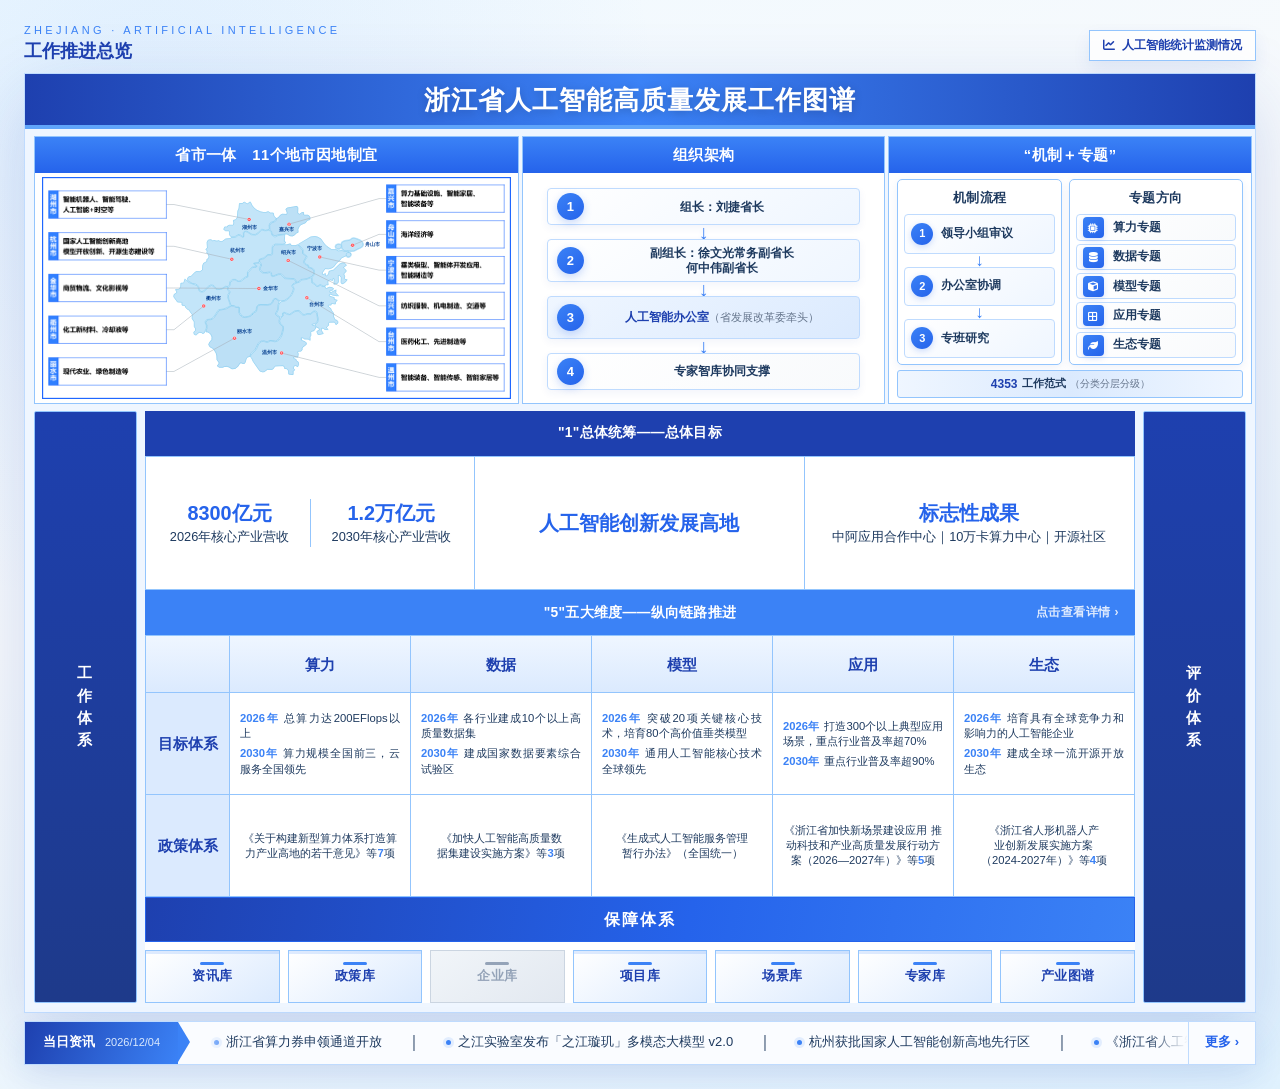
<file: index.html>
<!doctype html>
<html lang="zh-CN">
  <head>
    <meta charset="utf-8" />
    <meta name="viewport" content="width=device-width,initial-scale=1" />
    <title>浙江省人工智能高质量发展工作图谱</title>
    <link rel="stylesheet" href="vendor/modern-normalize.min.css" />
    <link rel="stylesheet" href="assets/fontawesome/css/all.min.css" />
    <link rel="stylesheet" href="styles/tokens.css" />
    <link rel="stylesheet" href="styles/layout.css" />
  </head>
  <body>
    <main class="app">
      <div class="toolbar">
        <div>
          <div class="eyebrow">ZHEJIANG · ARTIFICIAL INTELLIGENCE</div>
          <h1>工作推进总览</h1>
        </div>
        <div class="toolbar-actions">
          <a class="toolbar-link" href="pages/monitoring.html"><i class="fa-solid fa-chart-line" aria-hidden="true"></i>人工智能统计监测情况</a>
        </div>
      </div>
      <section class="atlas" aria-label="浙江省人工智能高质量发展工作推进图谱">
        <header class="atlas-title">浙江省人工智能高质量发展工作图谱</header>
        <section class="top">
          <article class="top-card">
            <div class="top-head">省市一体　11个地市因地制宜</div>
            <div class="map"><img id="zjMap" src="data/浙江省人工智能地市布局图_优势领域连线总图.svg" alt="浙江省11个地市人工智能因地制宜布局图" /></div>
          </article>
          <article class="top-card">
            <div class="top-head">组织架构</div>
            <div class="flow" id="orgFlow"></div>
          </article>
          <article class="top-card">
            <div class="top-head">“机制＋专题”</div>
            <div class="mechanism"></div>
          </article>
        </section>
        <section class="main">
          <aside class="rail" id="railLeft"></aside>
          <div class="center">
            <div class="band">"1"总体统筹——总体目标</div>
            <div class="goals" id="goalsSection"></div>
            <div class="band five page-link" data-page="pages/details.html" role="link" tabindex="0">"5"五大维度——纵向链路推进</div>
            <div class="matrix" id="matrix"></div>
            <section class="guarantee-panel" aria-label="保障体系">
              <div class="guarantee-title">保障体系</div>
              <div class="guarantee-grid">
                <a href="pages/news.html">资讯库</a>
                <a href="pages/policies.html">政策库</a>
                <div class="muted">企业库</div>
                <a href="pages/projects.html">项目库</a>
                <a href="pages/scene.html">场景库</a>
                <a href="pages/experts.html">专家库</a>
                <a href="https://tzxmgl.zjzwfw.gov.cn/jbosth/#/login?appCode=kgs&loginConfigId=2000015" target="_blank" rel="noopener noreferrer">产业图谱</a>
              </div>
            </section>
          </div>
          <aside class="rail" id="railRight"></aside>
        </section>
      </section>
      <section class="news-ticker" role="link" tabindex="0" aria-label="进入资讯库" data-href="pages/news.html">
        <div class="ticker-label"><span>当日资讯</span><span class="ticker-date" id="tickerDate"></span></div>
        <div class="ticker-window"><div class="ticker-track" id="tickerTrack" aria-live="off"></div></div>
        <span class="ticker-more">更多 ›</span>
      </section>
    </main>
    <script src="data/policies.js"></script>
    <script src="data/tasks.js"></script>
    <script src="data/objects.js"></script>
    <script src="data/rail.js"></script>
    <script src="data/news.js"></script>
    <script src="js/state.js"></script>
    <script src="js/utils.js"></script>
    <script src="js/home.js"></script>
    <script src="js/drawer.js"></script>
    <script src="js/ticker.js"></script>
    <script defer src="js/app.js"></script>
  </body>
</html>
</file>
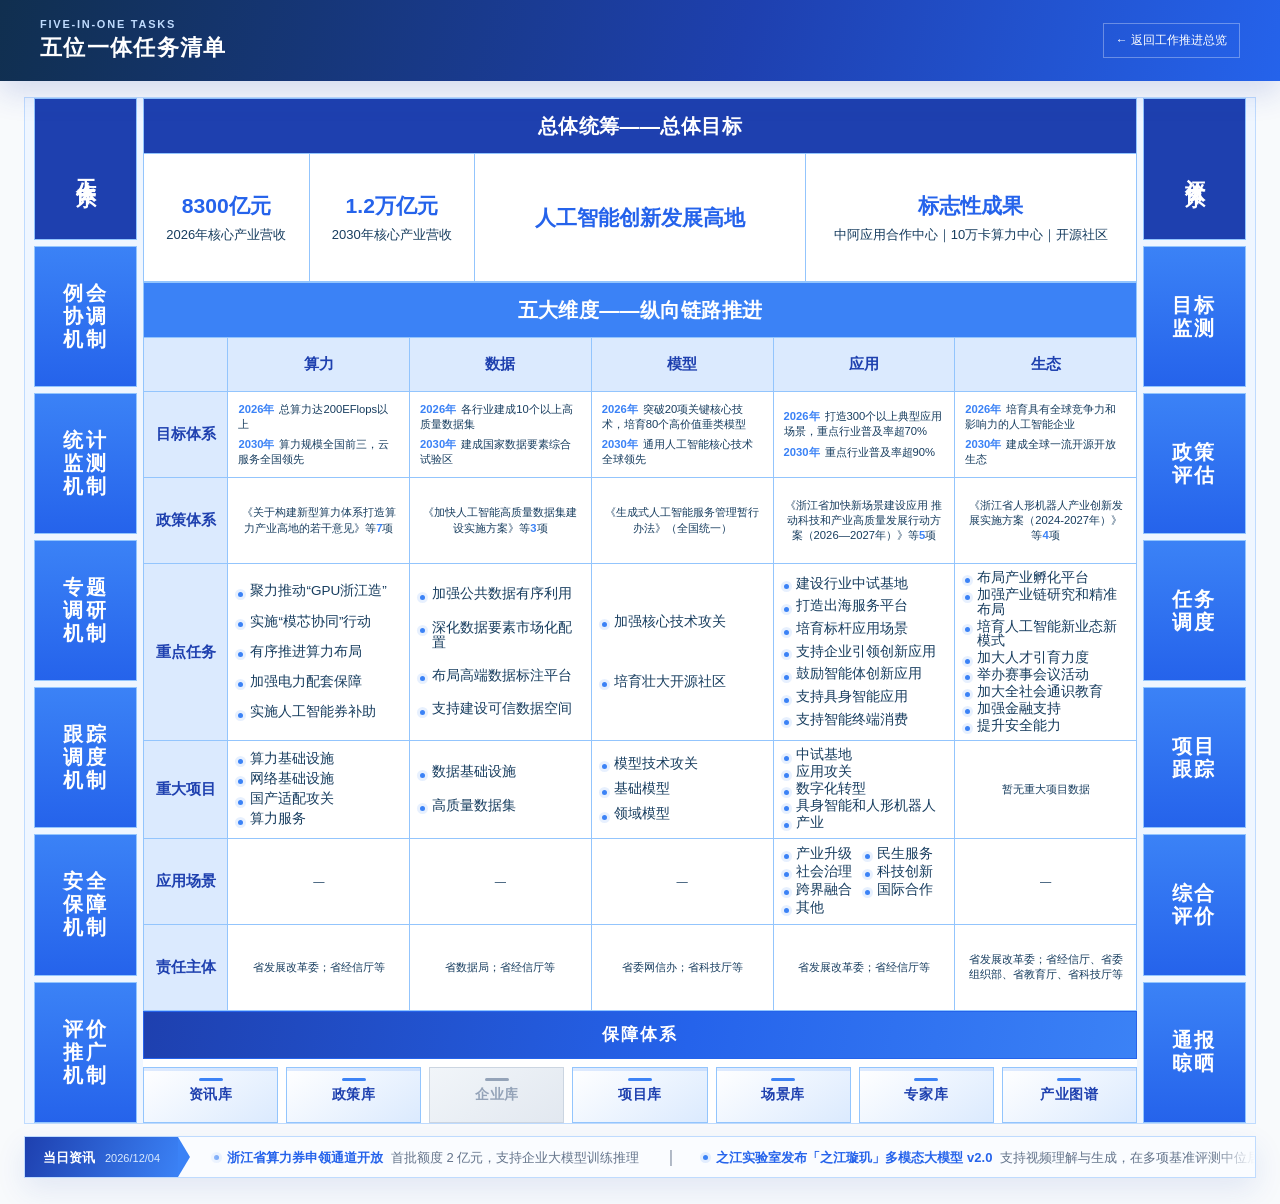
<file: pages/details.html>
<!DOCTYPE html>
<html lang="zh-CN">
<head>
<meta charset="utf-8">
<meta name="viewport" content="width=device-width,initial-scale=1">
<title>五位一体任务清单｜浙江省人工智能高质量发展工作图谱</title>
<link rel="stylesheet" href="../styles/tokens.css">
<link rel="stylesheet" href="../styles/detail.css">
</head>
<body data-section="五位一体任务清单">
<header class="page-header">
  <div><small>FIVE-IN-ONE TASKS</small><h1>五位一体任务清单</h1></div>
  <a href="../index.html">← 返回工作推进总览</a>
</header>
<script src="../data/objects.js"></script>
<script src="../data/policies.js"></script>
<script src="../data/tasks.js"></script>
<script src="../data/projects.js"></script>
<script src="../data/scenes.js"></script>
<script src="../data/rail.js"></script>
<script src="../data/news.js"></script>
<script src="../js/framework.js"></script>
</body>
</html>
</file>
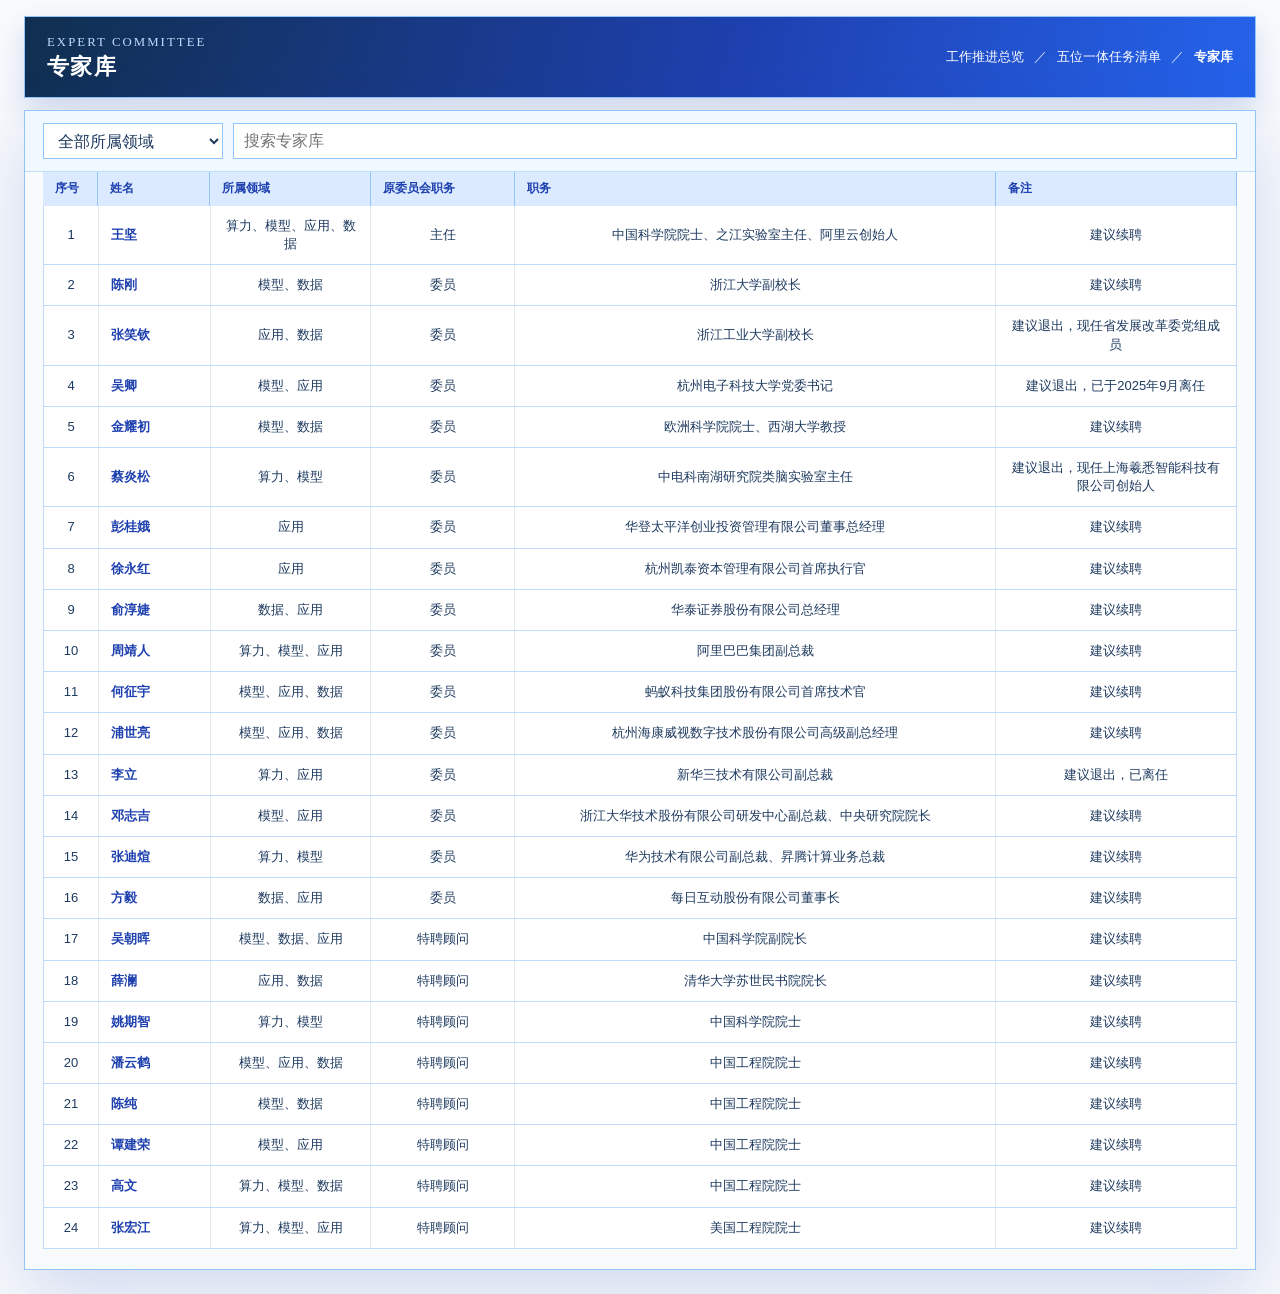
<file: pages/experts.html>
<!DOCTYPE html>
<html lang="zh-CN">
<head>
<meta charset="utf-8">
<meta name="viewport" content="width=device-width,initial-scale=1">
<title>专家库｜浙江省人工智能高质量发展工作图谱</title>
<link rel="stylesheet" href="../vendor/modern-normalize.min.css">
<link rel="stylesheet" href="../styles/tokens.css">
<link rel="stylesheet" href="../styles/layout.css">
</head>
<body class="list-page" data-list-page="experts">
<header class="page-header">
  <div><small>EXPERT COMMITTEE</small><h1>专家库</h1></div>
  <nav class="breadcrumb" aria-label="面包屑导航">
    <a href="../index.html">工作推进总览</a><span>／</span><a href="details.html">五位一体任务清单</a><span>／</span><strong>专家库</strong>
  </nav>
</header>
<main class="list-page-content">
  <div class="filters" id="listFilters"></div>
  <div class="list-body">
    <div class="list-head" id="listHead"></div>
    <div id="listRows"></div>
  </div>
</main>
<script src="../data/experts.js"></script>
<script src="../js/state.js"></script>
<script src="../js/utils.js"></script>
<script src="../js/list-page.js?v=93ee3b3"></script>
<script defer src="../js/app.js"></script>
</body>
</html>
</file>
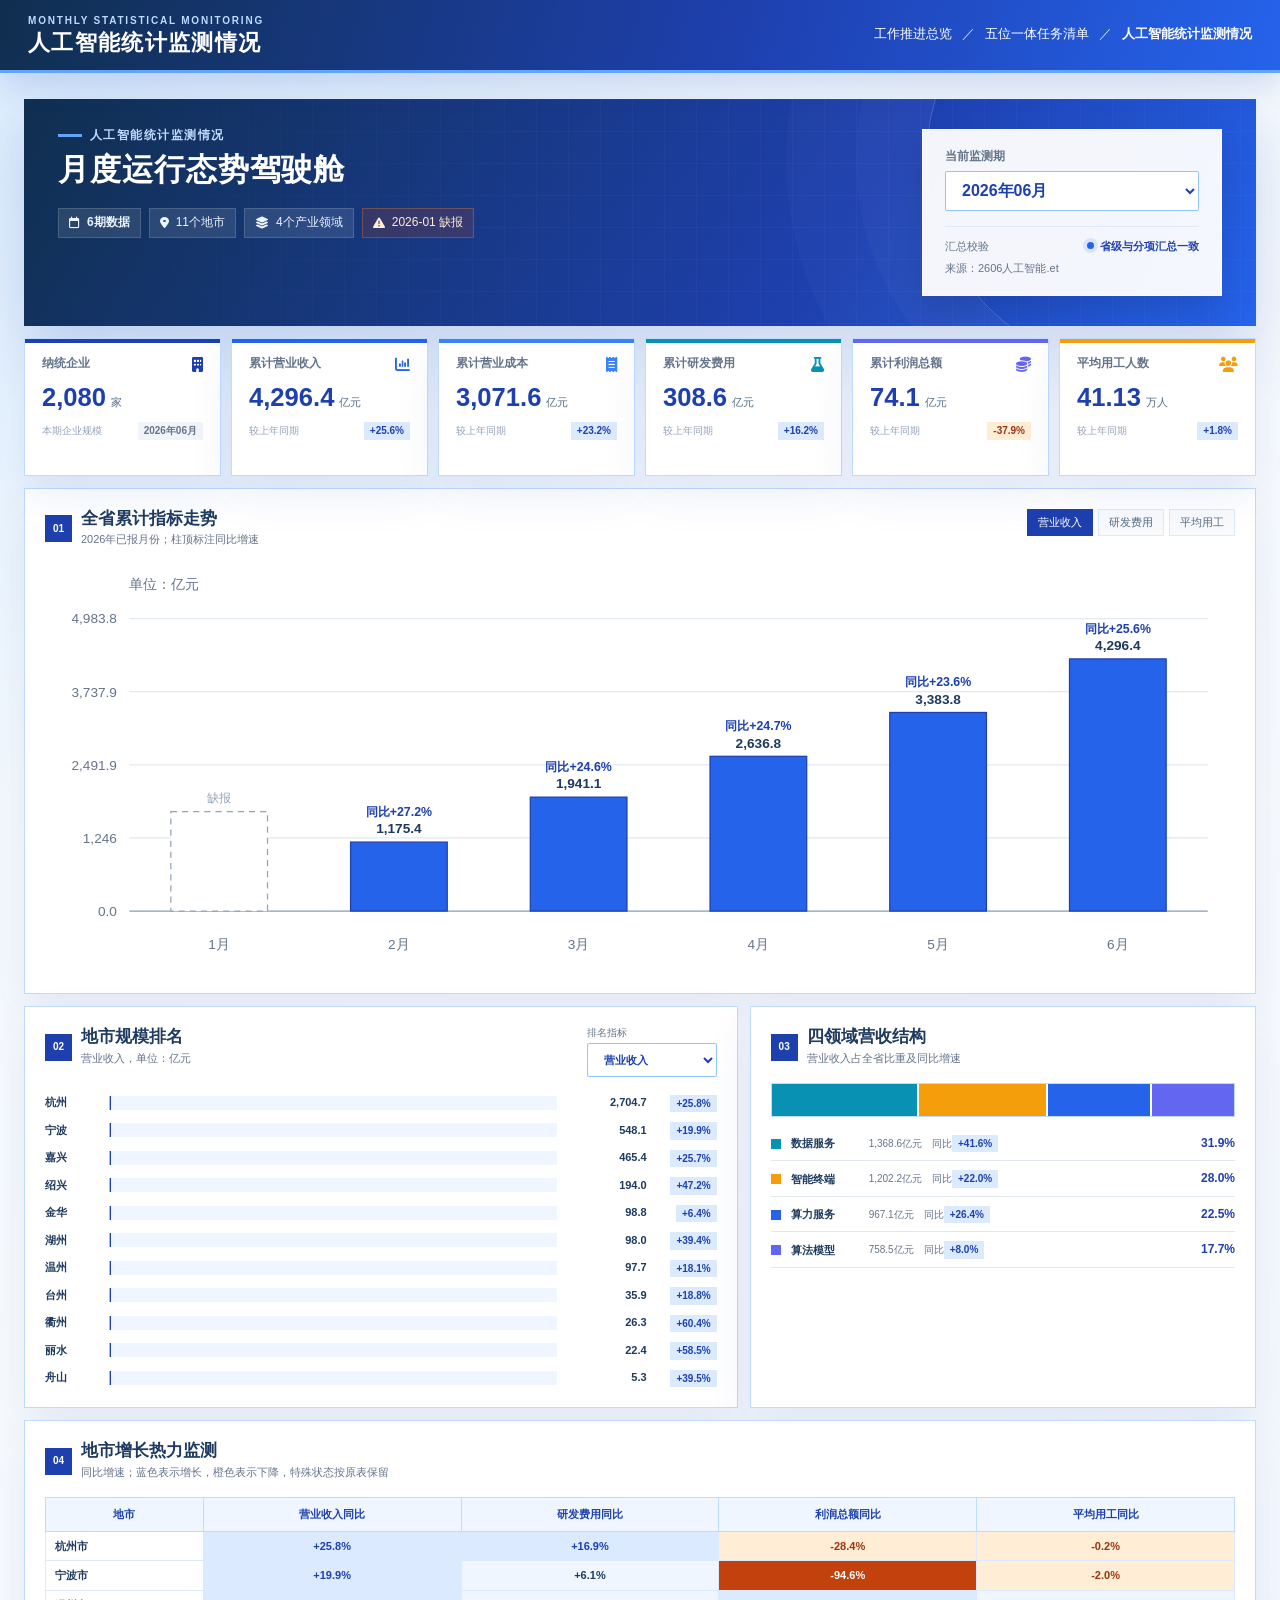
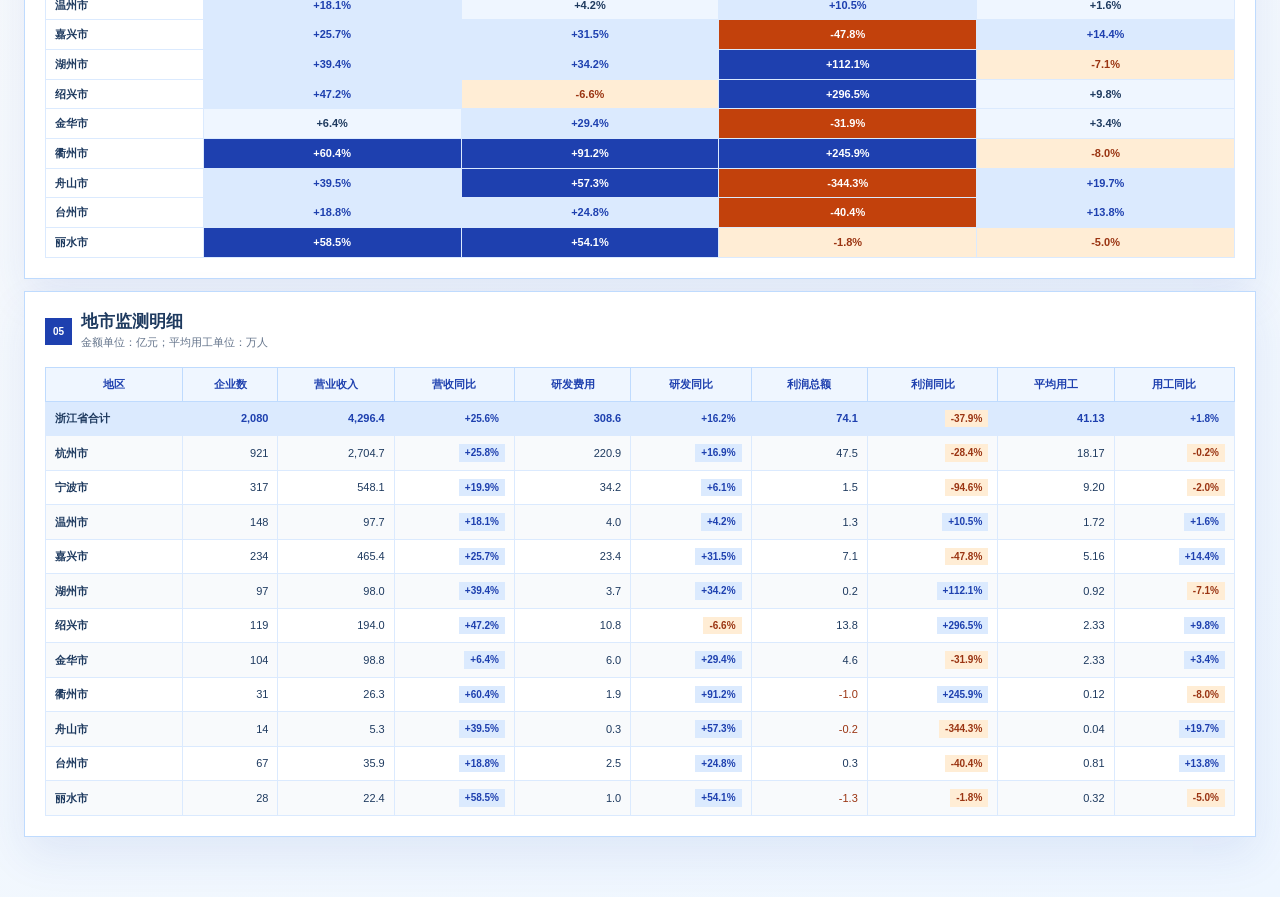
<file: pages/monitoring.html>
<!DOCTYPE html>
<html lang="zh-CN">
<head>
  <meta charset="utf-8">
  <meta name="viewport" content="width=device-width,initial-scale=1">
  <title>人工智能统计监测情况｜浙江省人工智能高质量发展工作图谱</title>
  <link rel="stylesheet" href="../vendor/modern-normalize.min.css">
  <link rel="stylesheet" href="../styles/tokens.css">
  <link rel="stylesheet" href="../assets/fontawesome/css/all.min.css">
  <link rel="stylesheet" href="../styles/monitoring.css">
</head>
<body class="monitoring-page">
  <header class="monitor-header">
    <div class="monitor-header-title">
      <small>MONTHLY STATISTICAL MONITORING</small>
      <h1>人工智能统计监测情况</h1>
    </div>
    <nav class="breadcrumb" aria-label="面包屑导航">
      <a href="../index.html">工作推进总览</a><span>／</span><a href="details.html">五位一体任务清单</a><span>／</span><strong>人工智能统计监测情况</strong>
    </nav>
  </header>

  <main class="monitor-shell">
    <section class="monitor-hero" aria-labelledby="monitorTitle">
      <div class="monitor-hero-copy">
        <div class="monitor-eyebrow"><span></span>人工智能统计监测情况</div>
        <h2 id="monitorTitle">月度运行态势驾驶舱</h2>
        <div class="monitor-meta">
          <span><i class="fa-regular fa-calendar"></i><b id="coverageText">6期数据</b></span>
          <span><i class="fa-solid fa-location-dot"></i>11个地市</span>
          <span><i class="fa-solid fa-layer-group"></i>4个产业领域</span>
          <span class="warning"><i class="fa-solid fa-triangle-exclamation"></i>2026-01 缺报</span>
        </div>
      </div>
      <div class="monitor-control-card">
        <label for="monthSelect">当前监测期</label>
        <select id="monthSelect" aria-label="选择监测月份"></select>
        <div class="monitor-freshness">
          <span>汇总校验</span><strong title="省级合计与11个地市、4个领域的6项指标汇总一致"><i></i>省级与分项汇总一致</strong>
        </div>
        <div class="monitor-source-current">来源：<span id="currentSource">—</span></div>
      </div>
    </section>

    <section class="kpi-grid" id="kpiGrid" aria-label="核心监测指标"></section>

    <section class="dashboard-grid">
      <article class="dash-card span-12 trend-card">
        <header class="dash-card-head">
          <div>
            <span class="section-no">01</span>
            <h3>全省累计指标走势</h3>
            <p>2026年已报月份；柱顶标注同比增速</p>
          </div>
          <div class="metric-tabs" id="trendTabs" aria-label="趋势指标切换">
            <button type="button" data-metric="revenue" class="active">营业收入</button>
            <button type="button" data-metric="rd">研发费用</button>
            <button type="button" data-metric="employment">平均用工</button>
          </div>
        </header>
        <div class="chart-host" id="trendChart" aria-live="polite"></div>
      </article>

      <article class="dash-card span-7 ranking-card">
        <header class="dash-card-head">
          <div>
            <span class="section-no">02</span>
            <h3>地市规模排名</h3>
            <p id="rankingSubtitle">营业收入，单位：亿元</p>
          </div>
          <label class="compact-select">排名指标
            <select id="rankingMetric">
              <option value="revenue">营业收入</option>
              <option value="rd">研发费用</option>
              <option value="employment">平均用工</option>
              <option value="enterprises">企业数</option>
            </select>
          </label>
        </header>
        <div class="ranking-chart" id="rankingChart"></div>
      </article>

      <article class="dash-card span-5 sector-card">
        <header class="dash-card-head">
          <div>
            <span class="section-no">03</span>
            <h3>四领域营收结构</h3>
            <p>营业收入占全省比重及同比增速</p>
          </div>
        </header>
        <div id="sectorChart"></div>
      </article>

      <article class="dash-card span-12 heatmap-card">
        <header class="dash-card-head">
          <div>
            <span class="section-no">04</span>
            <h3>地市增长热力监测</h3>
            <p>同比增速；蓝色表示增长，橙色表示下降，特殊状态按原表保留</p>
          </div>
        </header>
        <div class="table-scroll"><table class="heatmap-table" id="heatmapTable"></table></div>
      </article>

      <article class="dash-card span-12 detail-table-card">
        <header class="dash-card-head">
          <div>
            <span class="section-no">05</span>
            <h3>地市监测明细</h3>
            <p>金额单位：亿元；平均用工单位：万人</p>
          </div>
        </header>
        <div class="table-scroll"><table class="detail-monitor-table" id="detailTable"></table></div>
      </article>
    </section>

    <noscript><p class="noscript-note">请启用 JavaScript 查看统计监测图表。</p></noscript>
  </main>

  <script src="../data/monitoring.js"></script>
  <script src="../js/monitoring.js"></script>
</body>
</html>
</file>
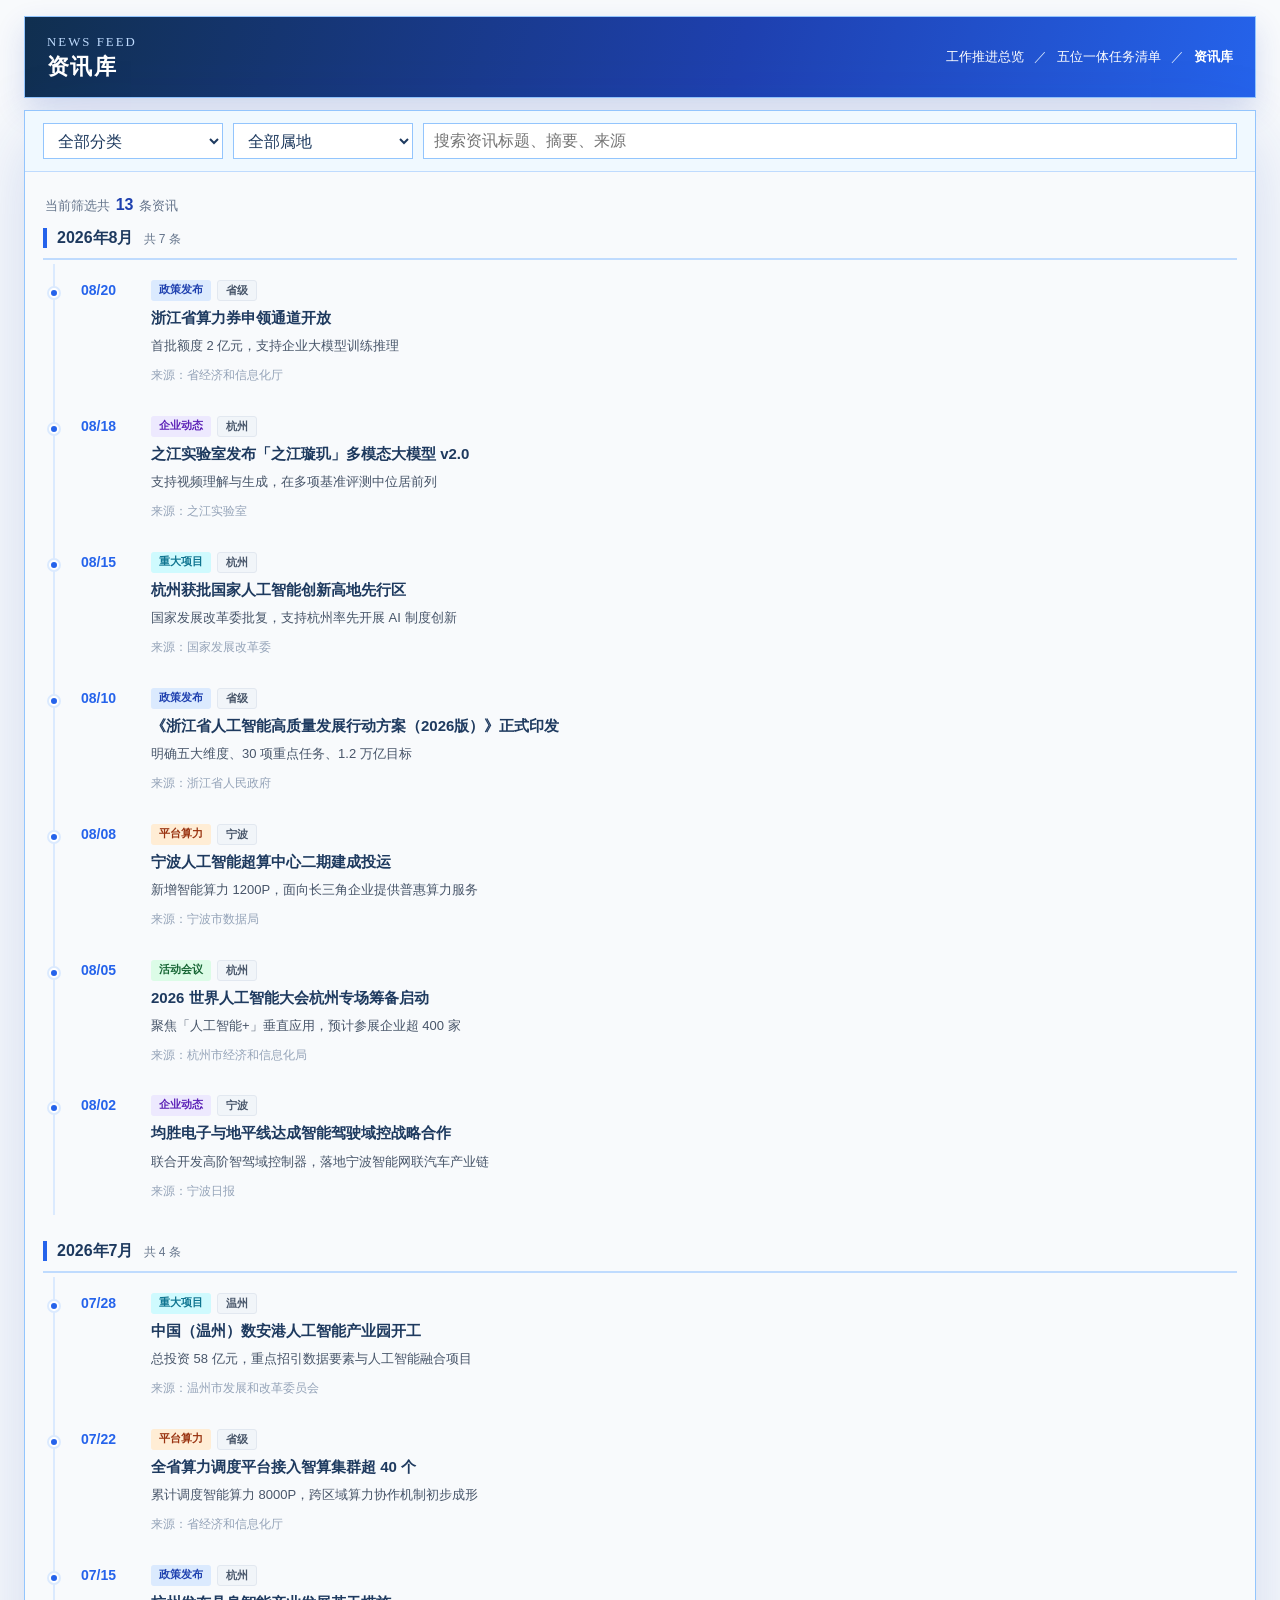
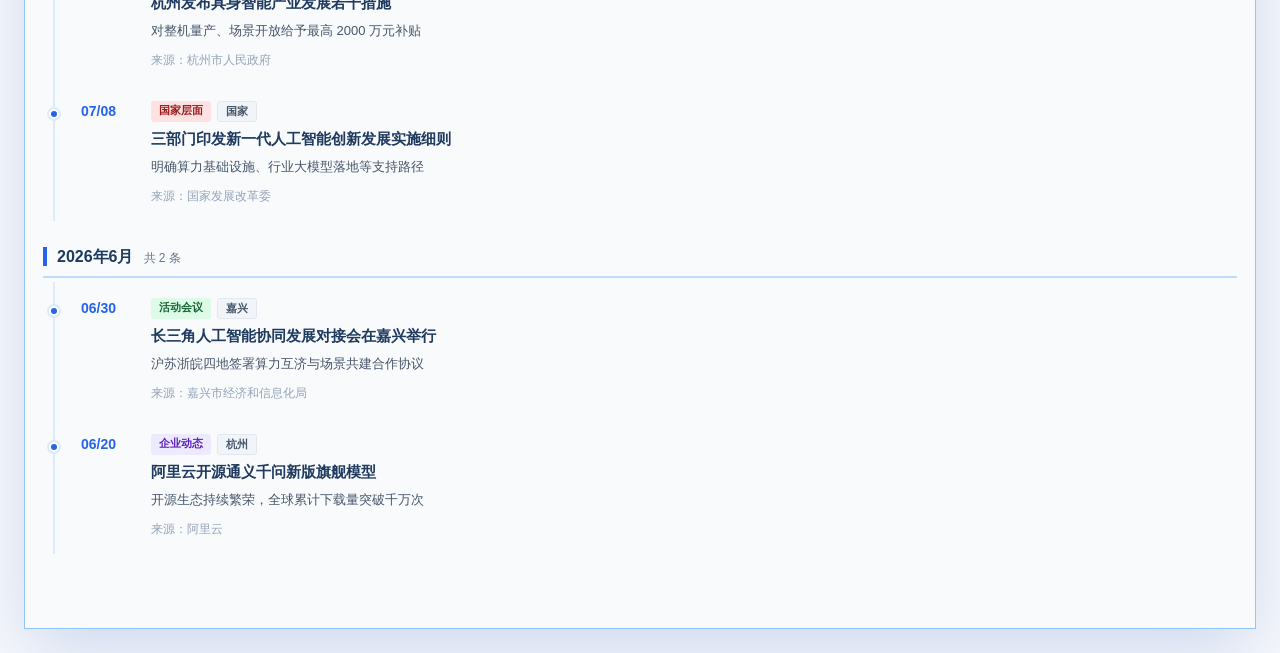
<file: pages/news.html>
<!DOCTYPE html>
<html lang="zh-CN">
<head>
<meta charset="utf-8">
<meta name="viewport" content="width=device-width,initial-scale=1">
<title>资讯库｜浙江省人工智能高质量发展工作图谱</title>
<link rel="stylesheet" href="../vendor/modern-normalize.min.css">
<link rel="stylesheet" href="../styles/tokens.css">
<link rel="stylesheet" href="../styles/layout.css">
<link rel="stylesheet" href="../assets/fontawesome/css/all.min.css">
</head>
<body class="list-page" data-list-page="news">
<header class="page-header">
  <div><small>NEWS FEED</small><h1>资讯库</h1></div>
  <nav class="breadcrumb" aria-label="面包屑导航">
    <a href="../index.html">工作推进总览</a><span>／</span><a href="details.html">五位一体任务清单</a><span>／</span><strong>资讯库</strong>
  </nav>
</header>
<main class="list-page-content">
  <div class="filters" id="newsFilters"></div>
  <div class="news-timeline" id="newsTimeline"></div>
</main>
<script src="../data/news.js"></script>
<script src="../js/state.js"></script>
<script src="../js/utils.js"></script>
<script src="../js/news-page.js?v=20260822-1"></script>
<script defer src="../js/app.js"></script>
</body>
</html>
</file>
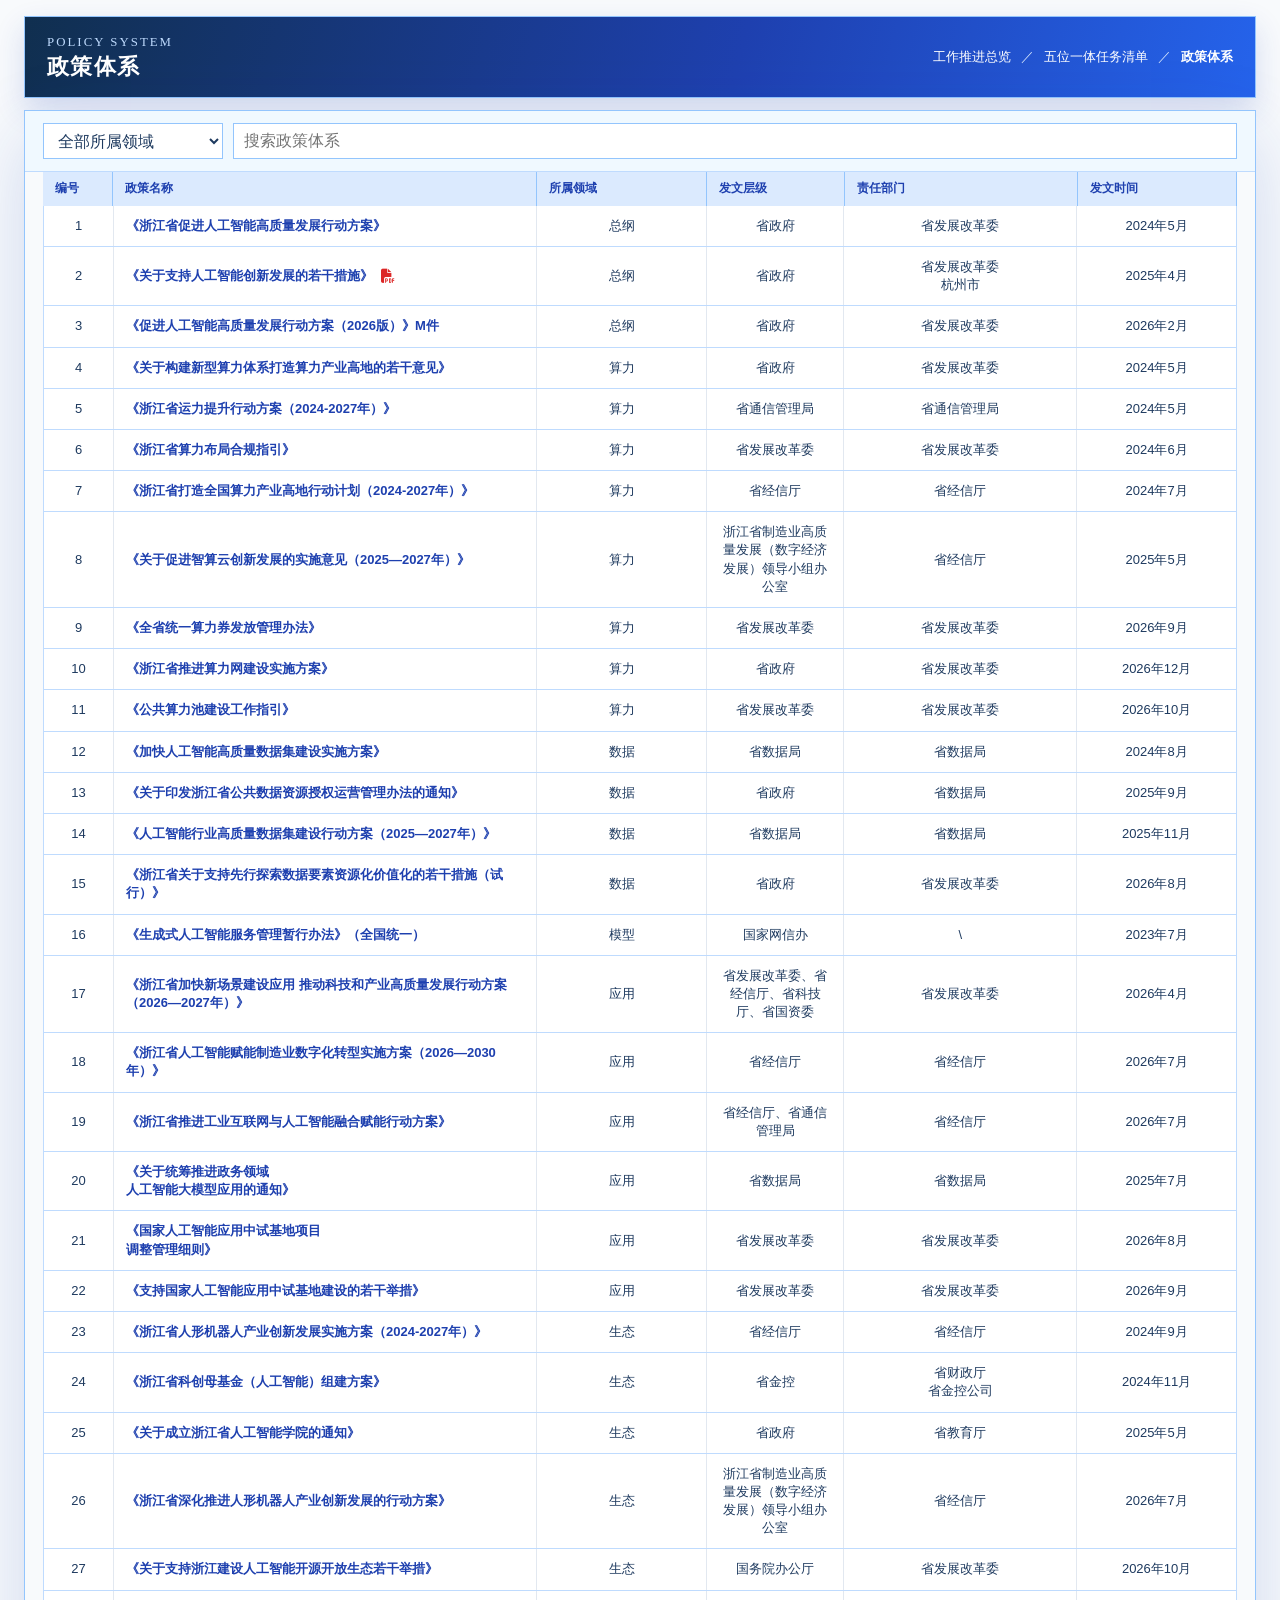
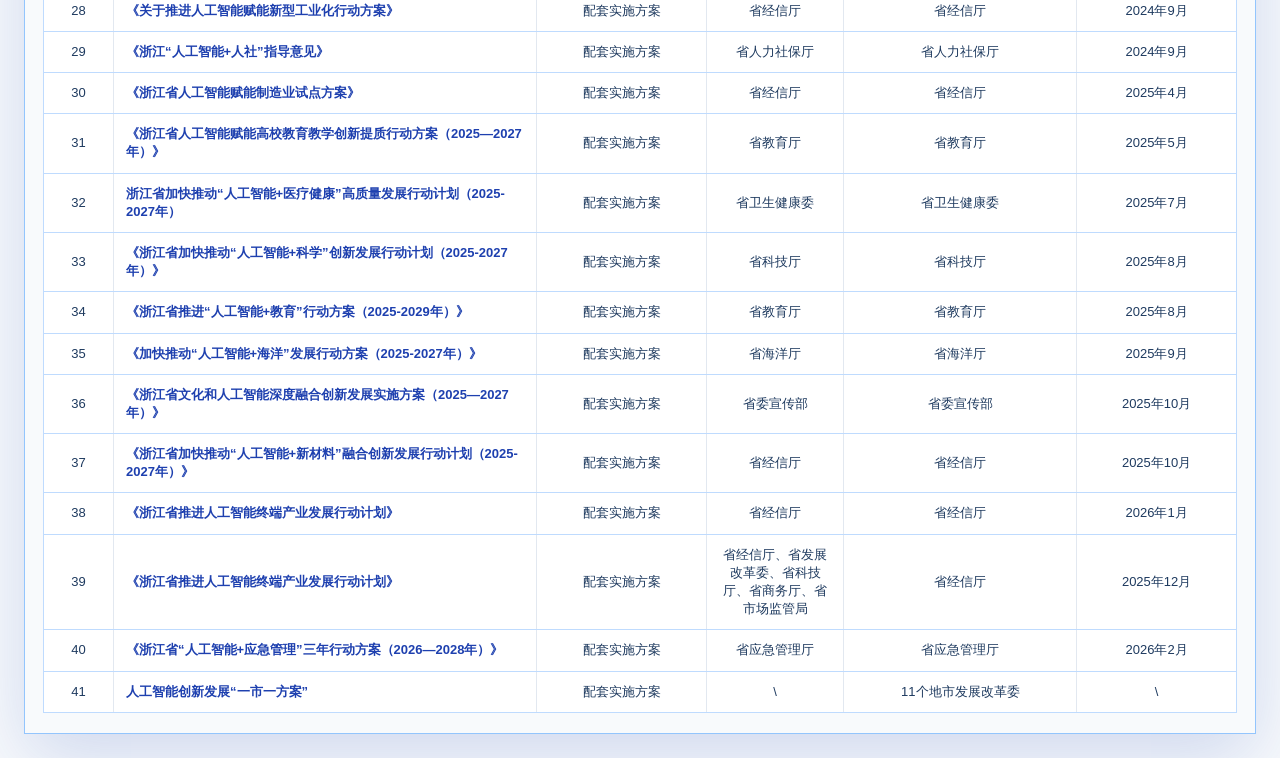
<file: pages/policies.html>
<!DOCTYPE html>
<html lang="zh-CN">
<head>
<meta charset="utf-8">
<meta name="viewport" content="width=device-width,initial-scale=1">
<title>政策体系｜浙江省人工智能高质量发展工作图谱</title>
<link rel="stylesheet" href="../vendor/modern-normalize.min.css">
<link rel="stylesheet" href="../styles/tokens.css">
<link rel="stylesheet" href="../styles/layout.css">
<link rel="stylesheet" href="../assets/fontawesome/css/all.min.css">
</head>
<body class="list-page" data-list-page="policies">
<header class="page-header">
  <div><small>POLICY SYSTEM</small><h1>政策体系</h1></div>
  <nav class="breadcrumb" aria-label="面包屑导航">
    <a href="../index.html">工作推进总览</a><span>／</span><a href="details.html">五位一体任务清单</a><span>／</span><strong>政策体系</strong>
  </nav>
</header>
<main class="list-page-content">
  <div class="filters" id="listFilters"></div>
  <div class="list-body">
    <div class="list-head" id="listHead"></div>
    <div id="listRows"></div>
  </div>
</main>
<script src="../data/policies.js"></script>
<script src="../js/state.js"></script>
<script src="../js/utils.js"></script>
<script src="../js/list-page.js?v=93ee3b3"></script>
<script defer src="../js/app.js"></script>
</body>
</html>
</file>
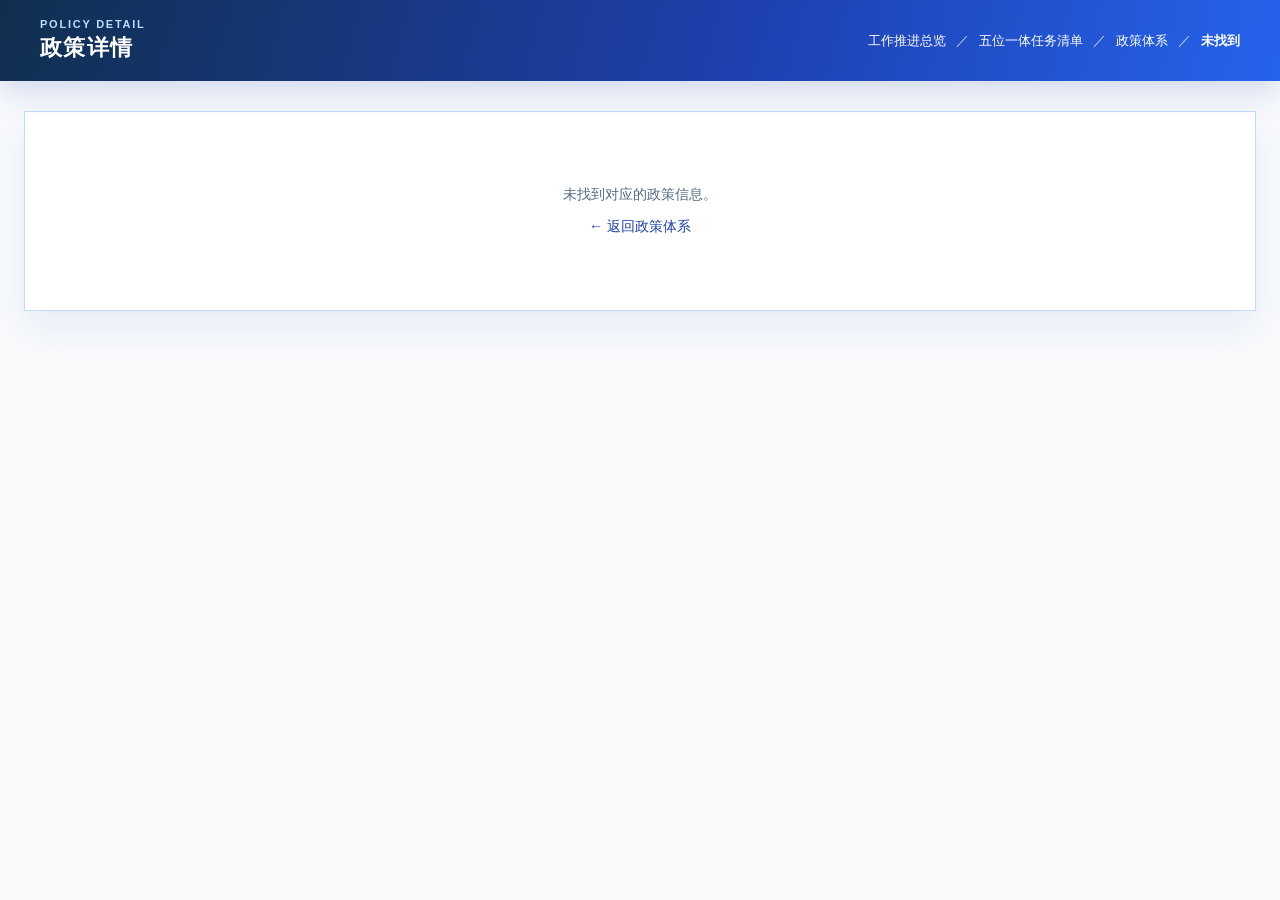
<file: pages/policy-detail.html>
<!DOCTYPE html>
<html lang="zh-CN">
<head>
<meta charset="utf-8">
<meta name="viewport" content="width=device-width,initial-scale=1">
<title>政策详情｜浙江省人工智能高质量发展工作图谱</title>
<link rel="stylesheet" href="../styles/tokens.css">
<link rel="stylesheet" href="../styles/detail.css">
<link rel="stylesheet" href="../assets/fontawesome/css/all.min.css">
</head>
<body class="policy-detail-page" data-section="政策详情">
<header class="page-header">
  <div><small>POLICY DETAIL</small><h1>政策详情</h1></div>
  <nav class="breadcrumb" aria-label="面包屑导航">
    <a href="../index.html">工作推进总览</a><span>／</span><a href="details.html">五位一体任务清单</a><span>／</span><a href="policies.html">政策体系</a><span>／</span><strong id="bcPolicyName">政策详情</strong>
  </nav>
</header>
<main class="detail-shell policy-detail-shell" id="policyDetailRoot">
  <div class="policy-detail-empty">正在加载政策信息……</div>
</main>
<script src="../data/policies.js"></script>
<script src="../js/policy-detail.js?v=20260822-1"></script>
</body>
</html>
</file>
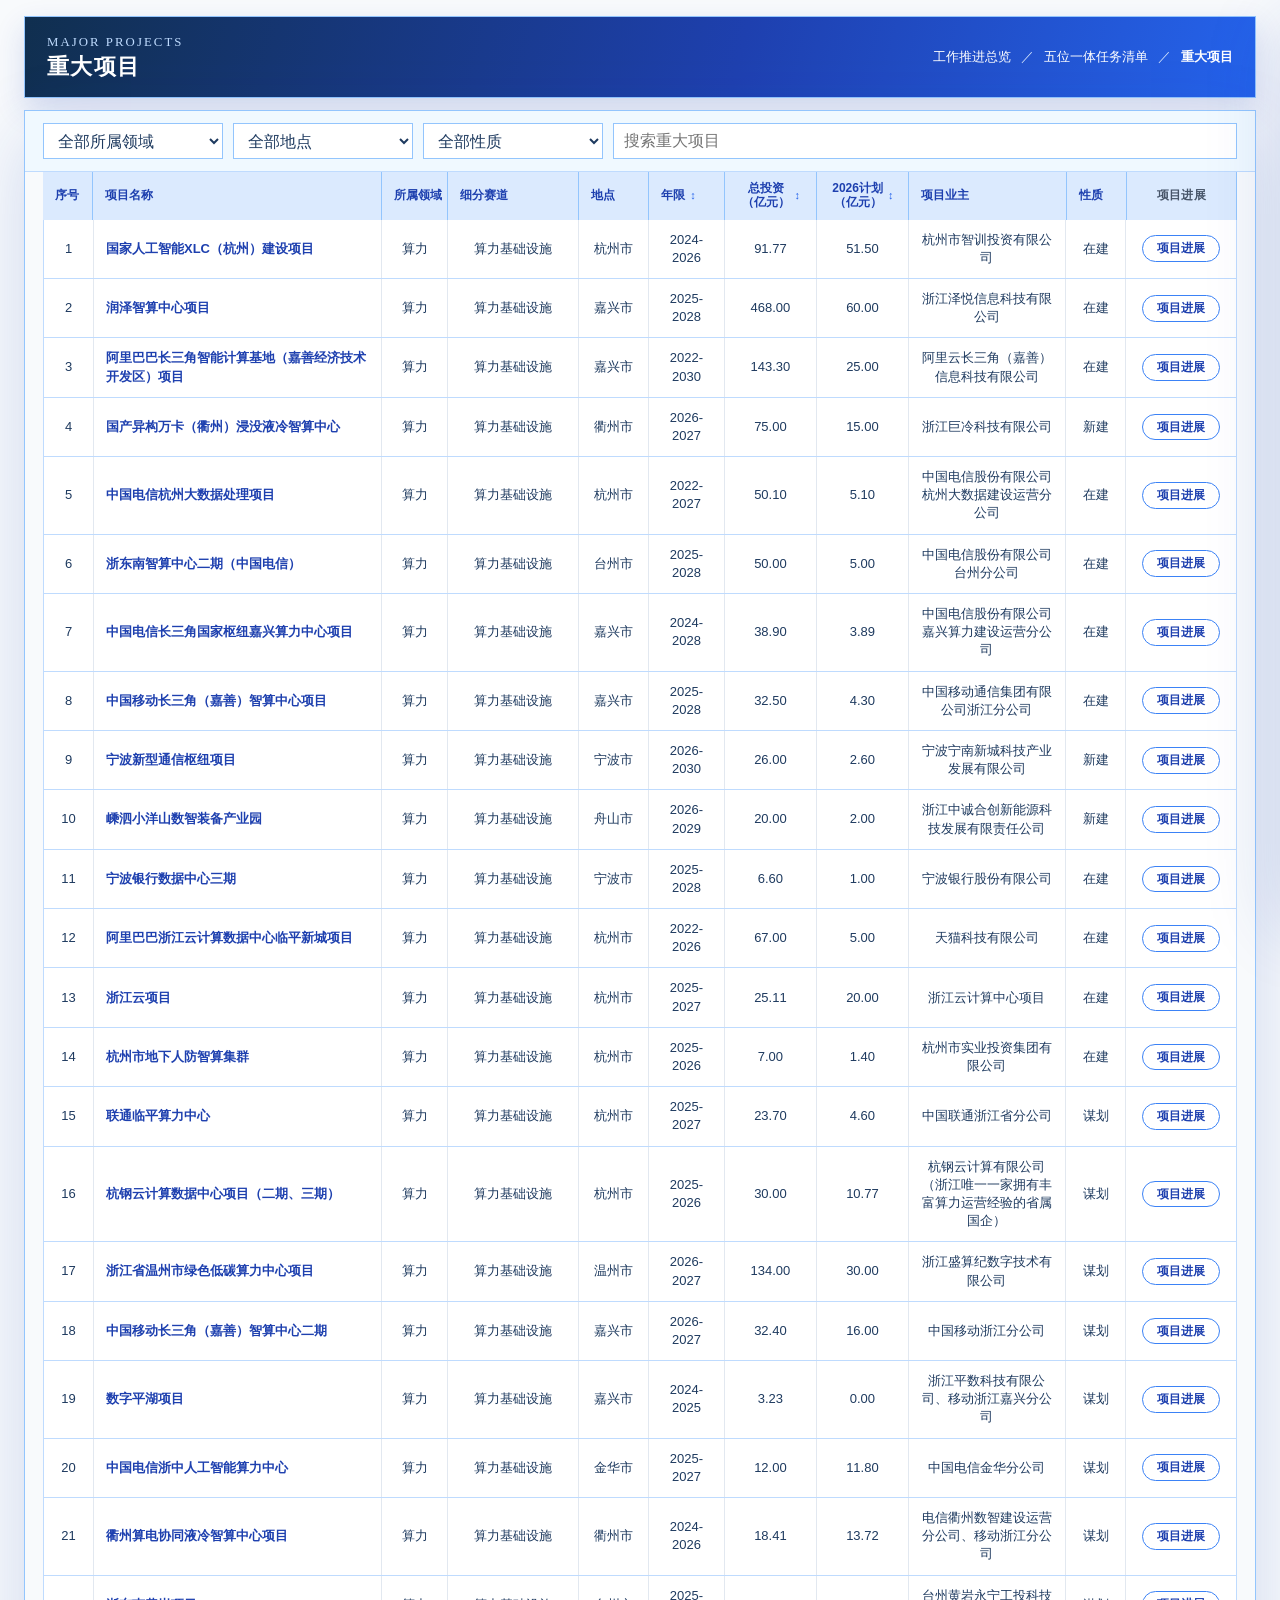
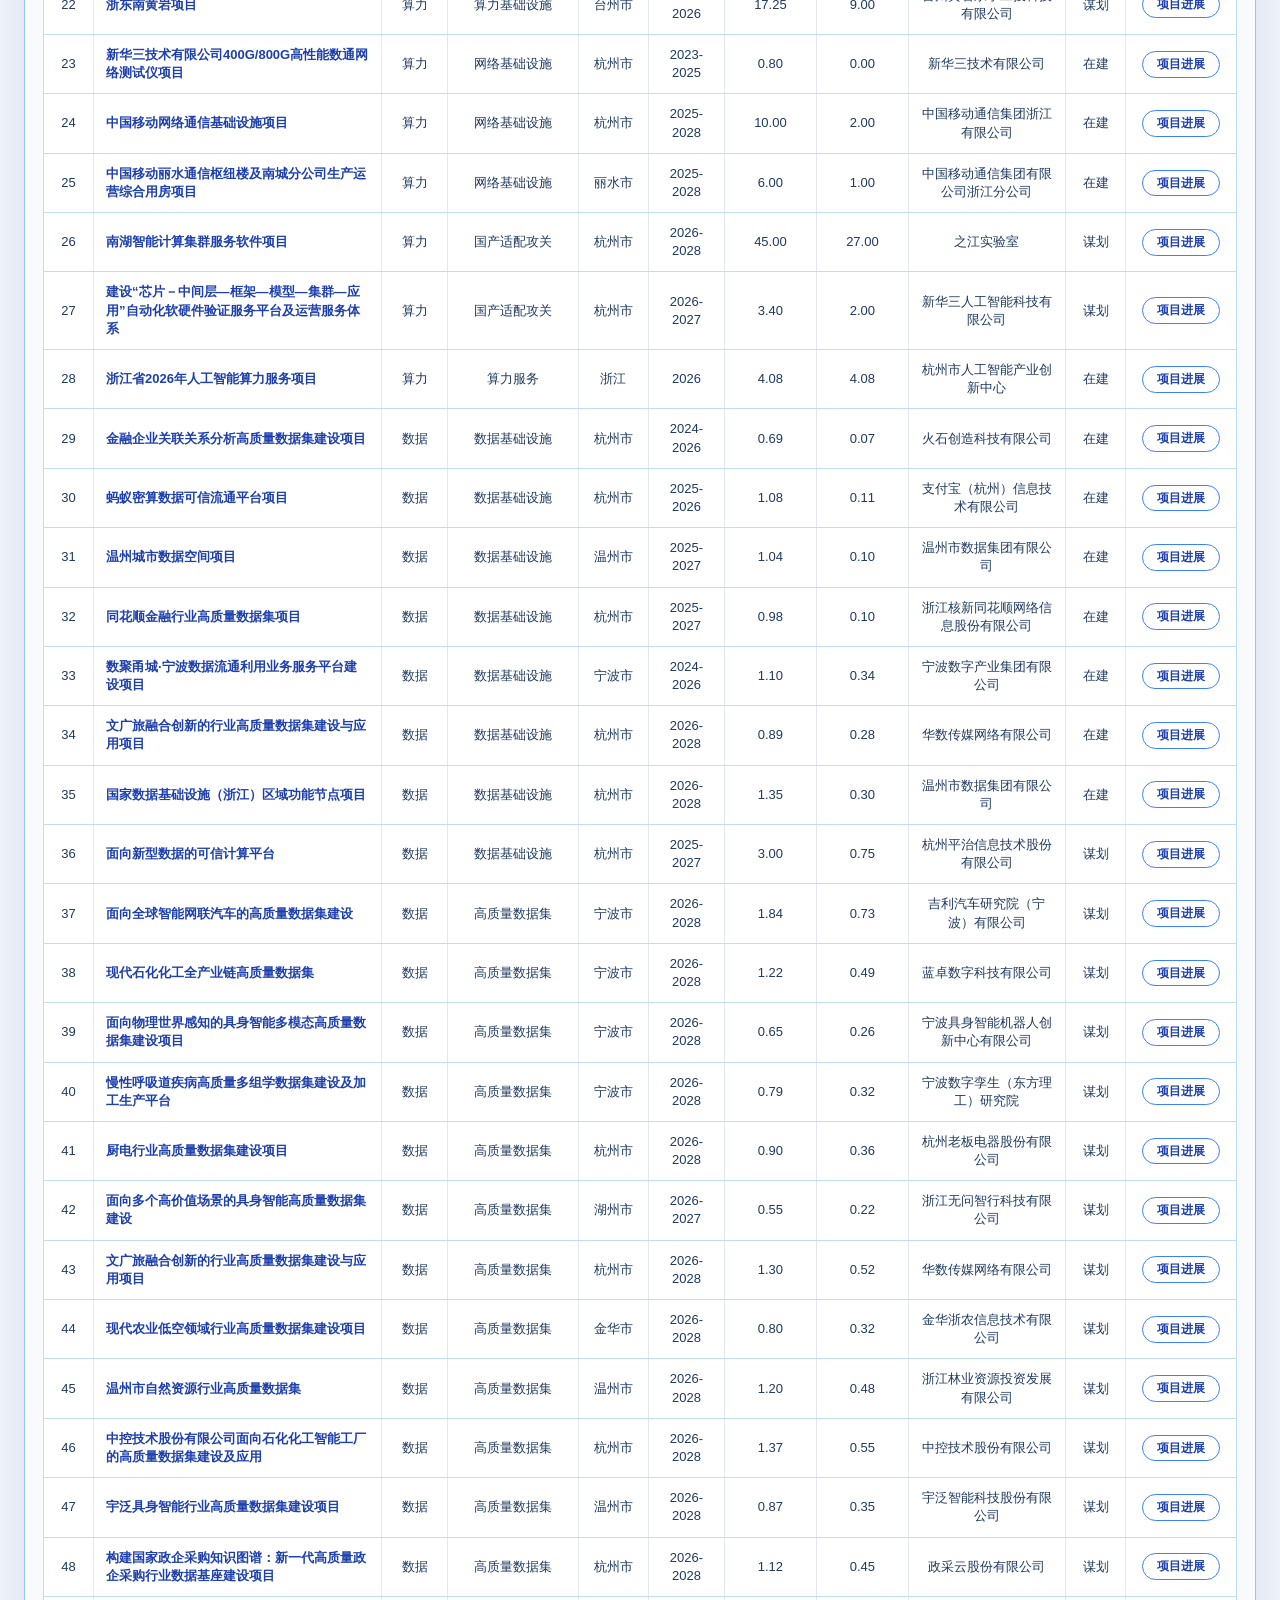
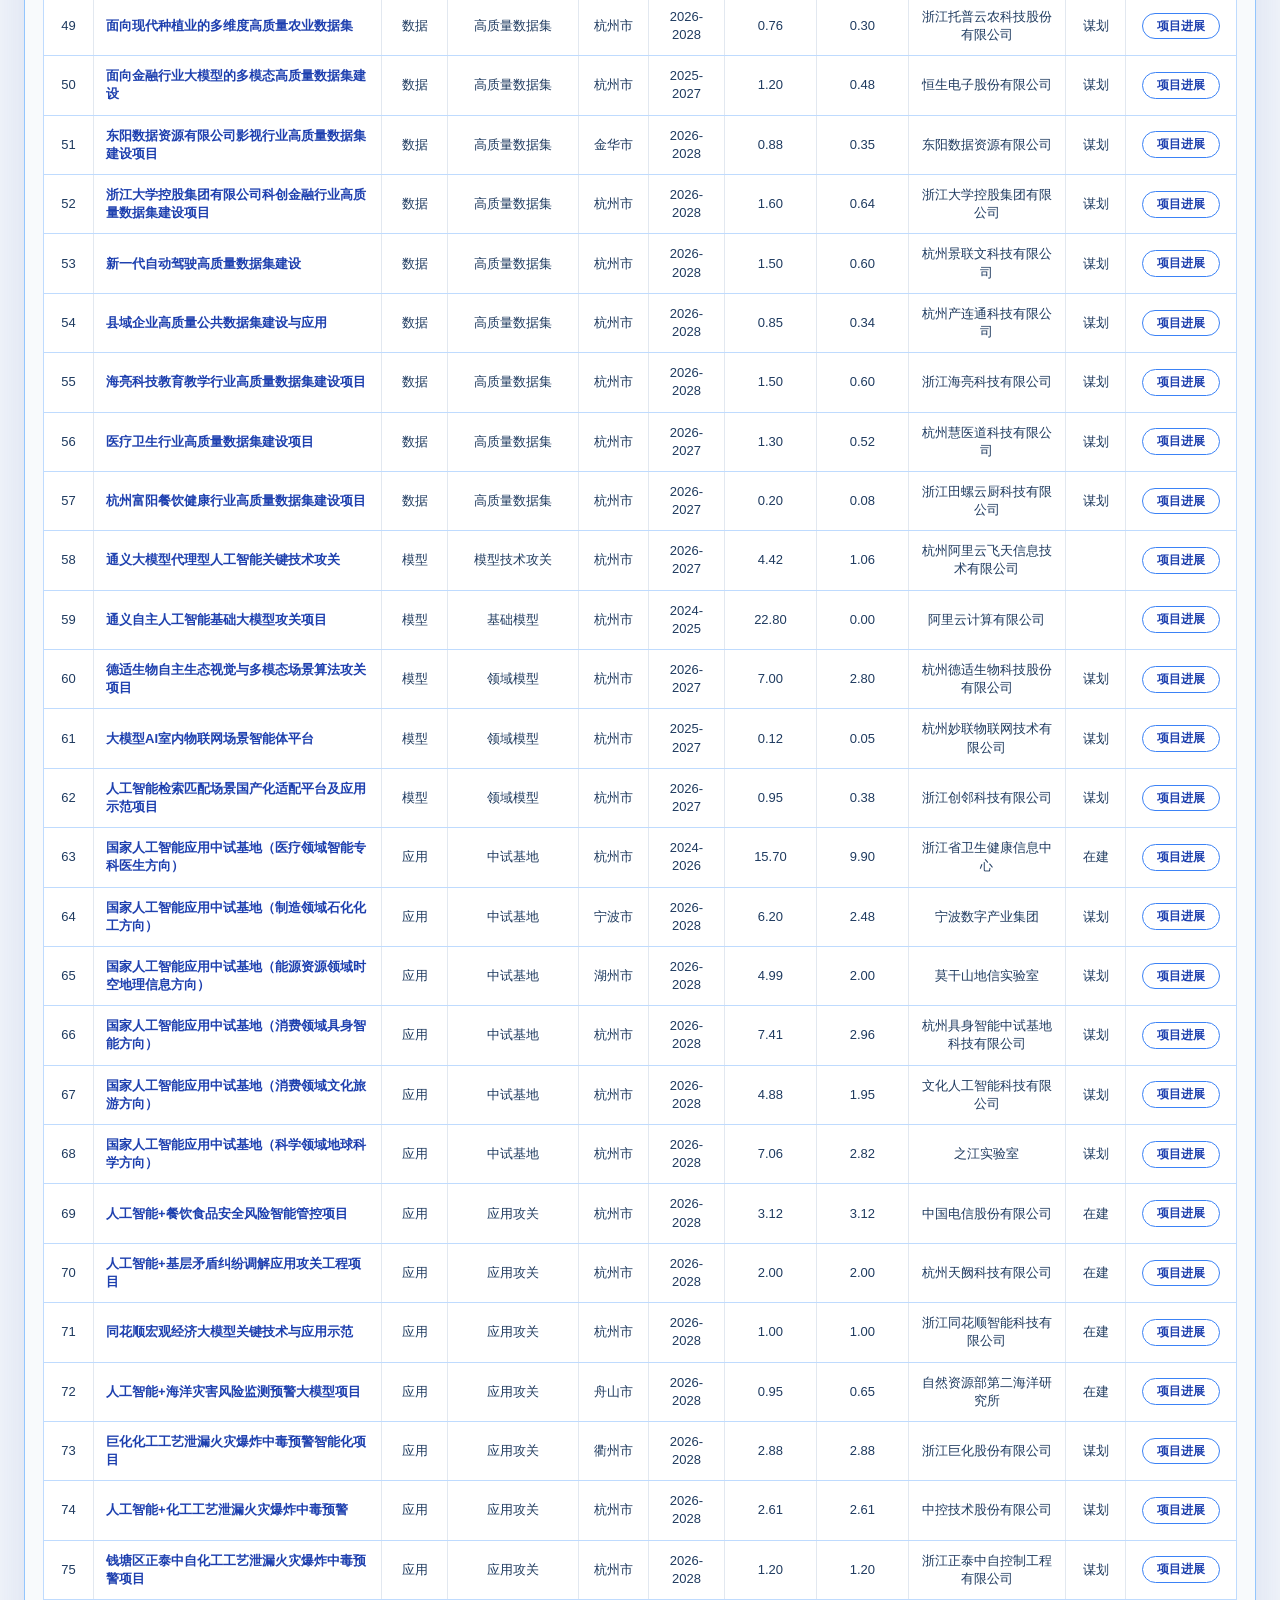
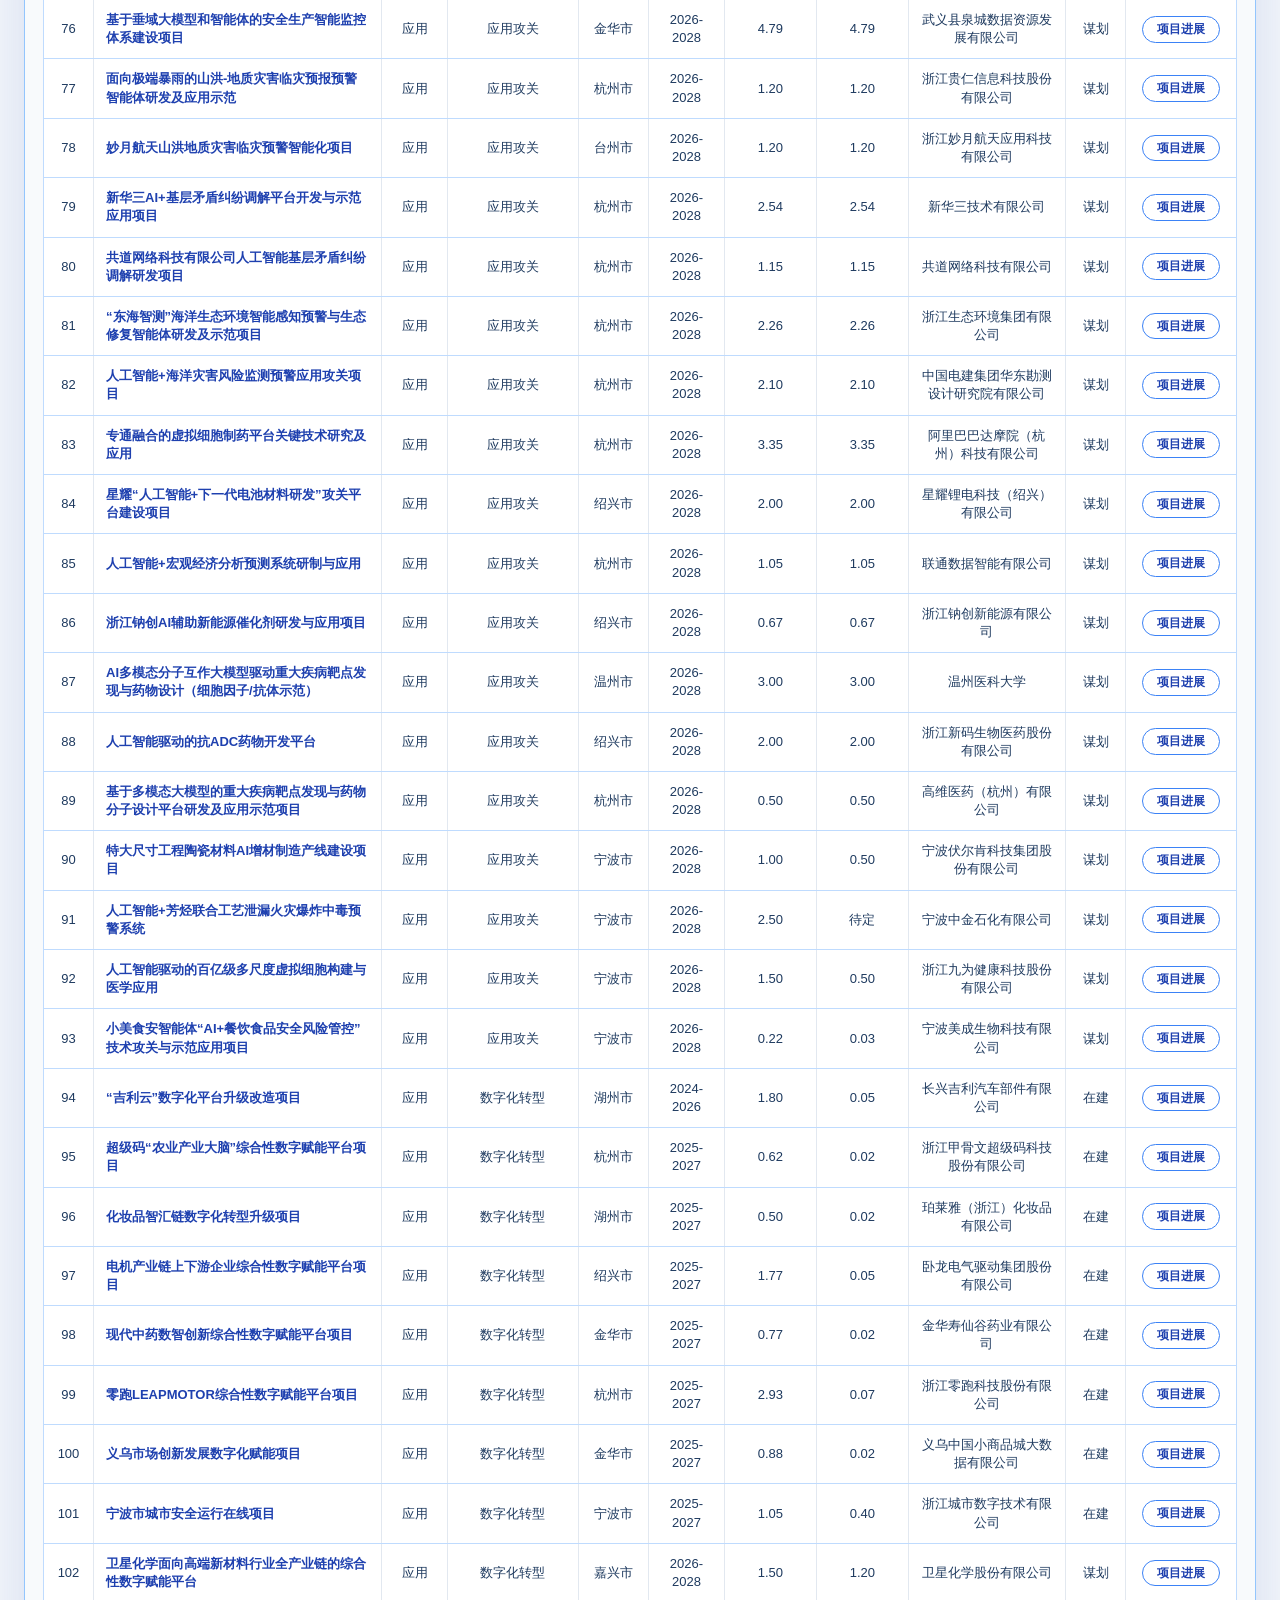
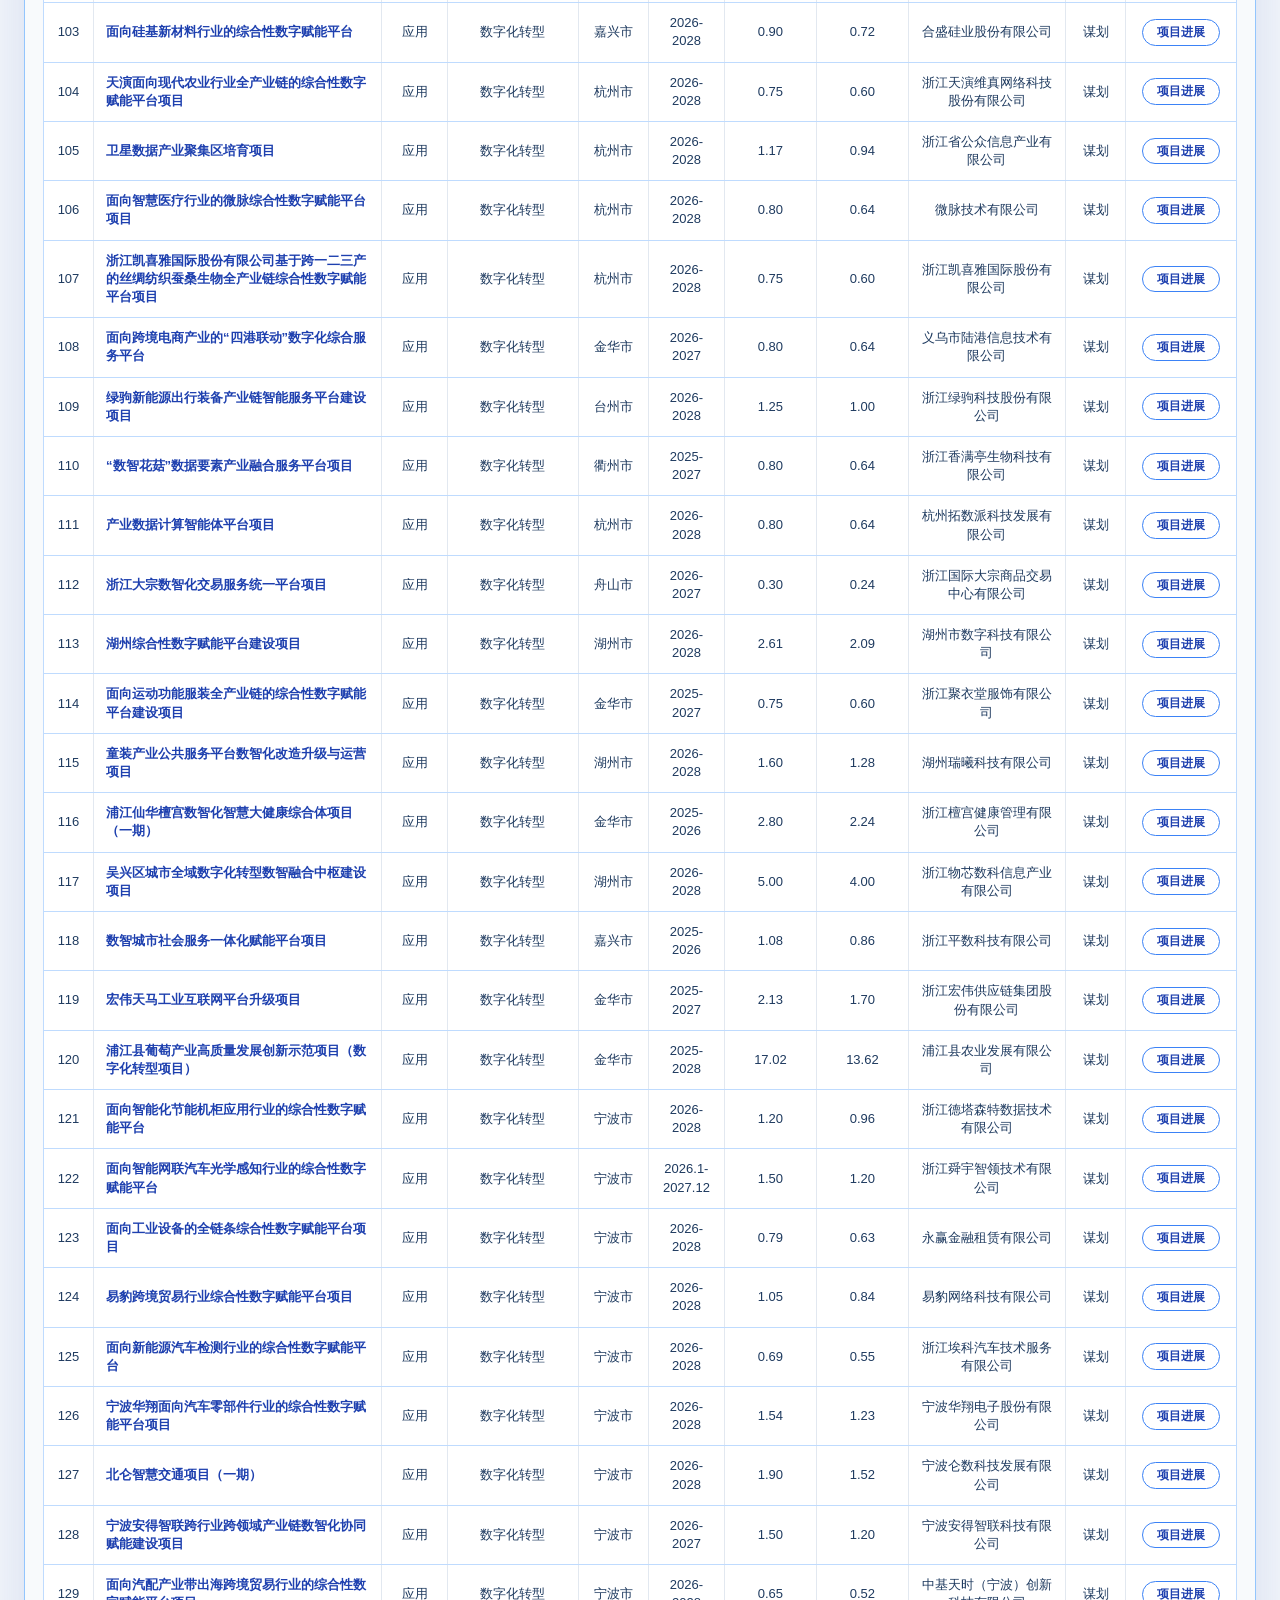
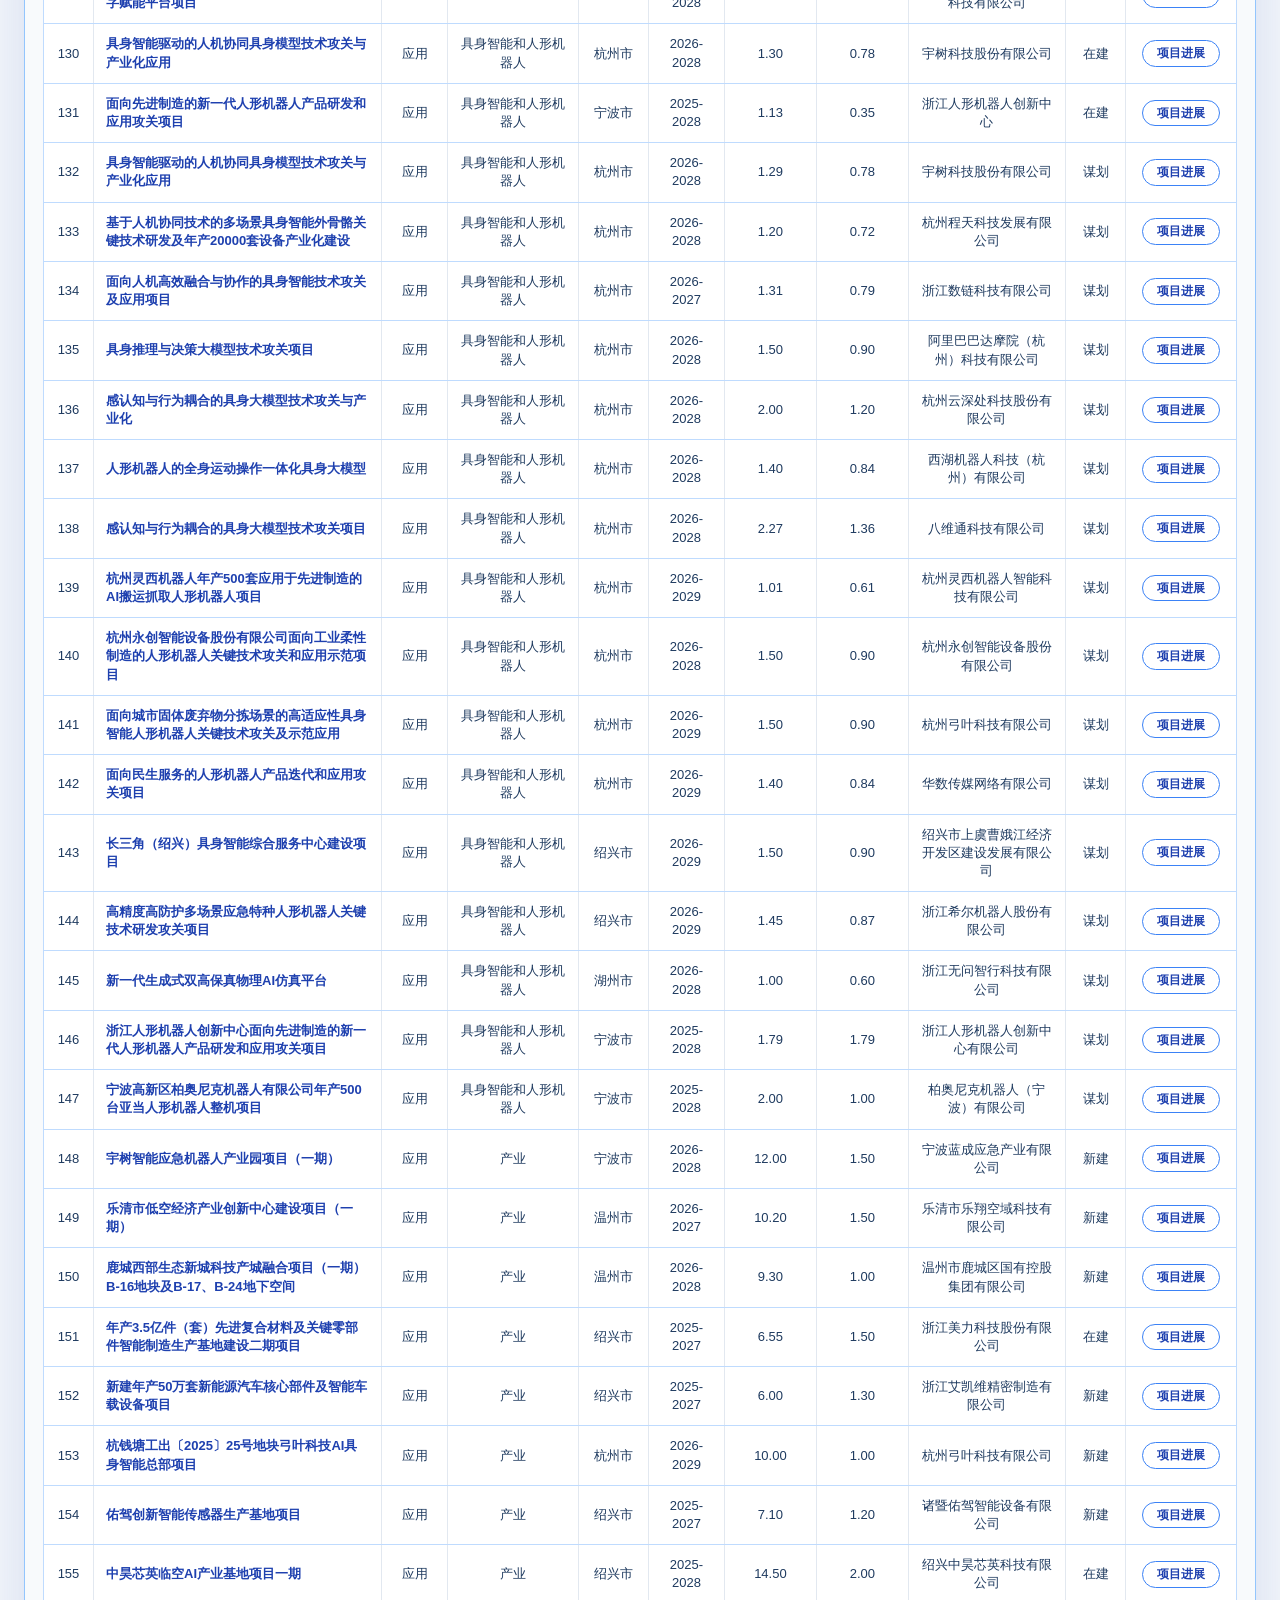
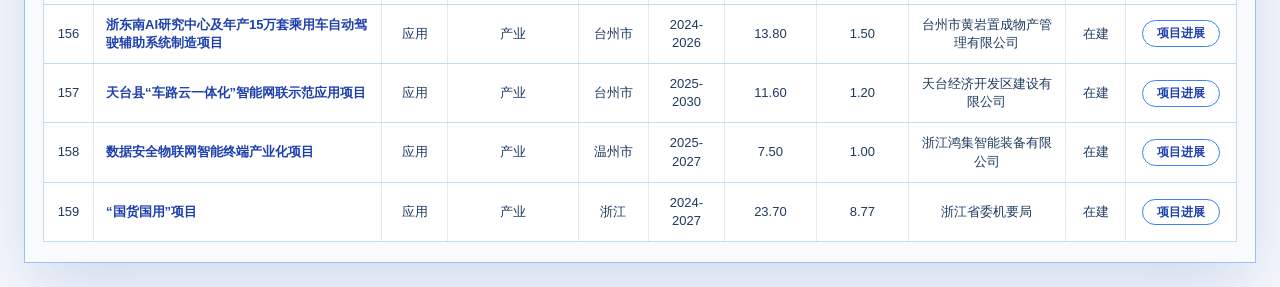
<file: pages/projects.html>
<!DOCTYPE html>
<html lang="zh-CN">
<head>
<meta charset="utf-8">
<meta name="viewport" content="width=device-width,initial-scale=1">
<title>重大项目｜浙江省人工智能高质量发展工作图谱</title>
<link rel="stylesheet" href="../vendor/modern-normalize.min.css">
<link rel="stylesheet" href="../styles/tokens.css">
<link rel="stylesheet" href="../styles/layout.css">
<link rel="stylesheet" href="../styles/project-drawer.css">
<link rel="stylesheet" href="../assets/fontawesome/css/all.min.css">
</head>
<body class="list-page" data-list-page="projects">
<header class="page-header">
  <div><small>MAJOR PROJECTS</small><h1>重大项目</h1></div>
  <nav class="breadcrumb" aria-label="面包屑导航">
    <a href="../index.html">工作推进总览</a><span>／</span><a href="details.html">五位一体任务清单</a><span>／</span><strong>重大项目</strong>
  </nav>
</header>
<main class="list-page-content">
  <div class="filters" id="listFilters"></div>
  <div class="list-body">
    <div class="list-head" id="listHead"></div>
    <div id="listRows"></div>
  </div>
</main>

<aside id="projectDrawer" aria-hidden="true" aria-labelledby="pdTitle">
  <div class="pd-drawer-header">
    <h2 id="pdTitle">项目进展</h2>
    <button type="button" id="pdClose" aria-label="关闭抽屉">×</button>
  </div>
  <div id="pdBody"></div>
</aside>
<div id="pdBackdrop" aria-hidden="true"></div>
<div id="pdToast" role="status" aria-live="polite"></div>

<script src="../data/projects.js"></script>
<script src="../data/base-dispatch.js"></script>
<script src="../js/state.js"></script>
<script src="../js/utils.js"></script>
<script src="../js/list-page.js?v=93ee3b3"></script>
<script src="../js/project-drawer.js"></script>
<script defer src="../js/app.js"></script>
</body>
</html>
</file>
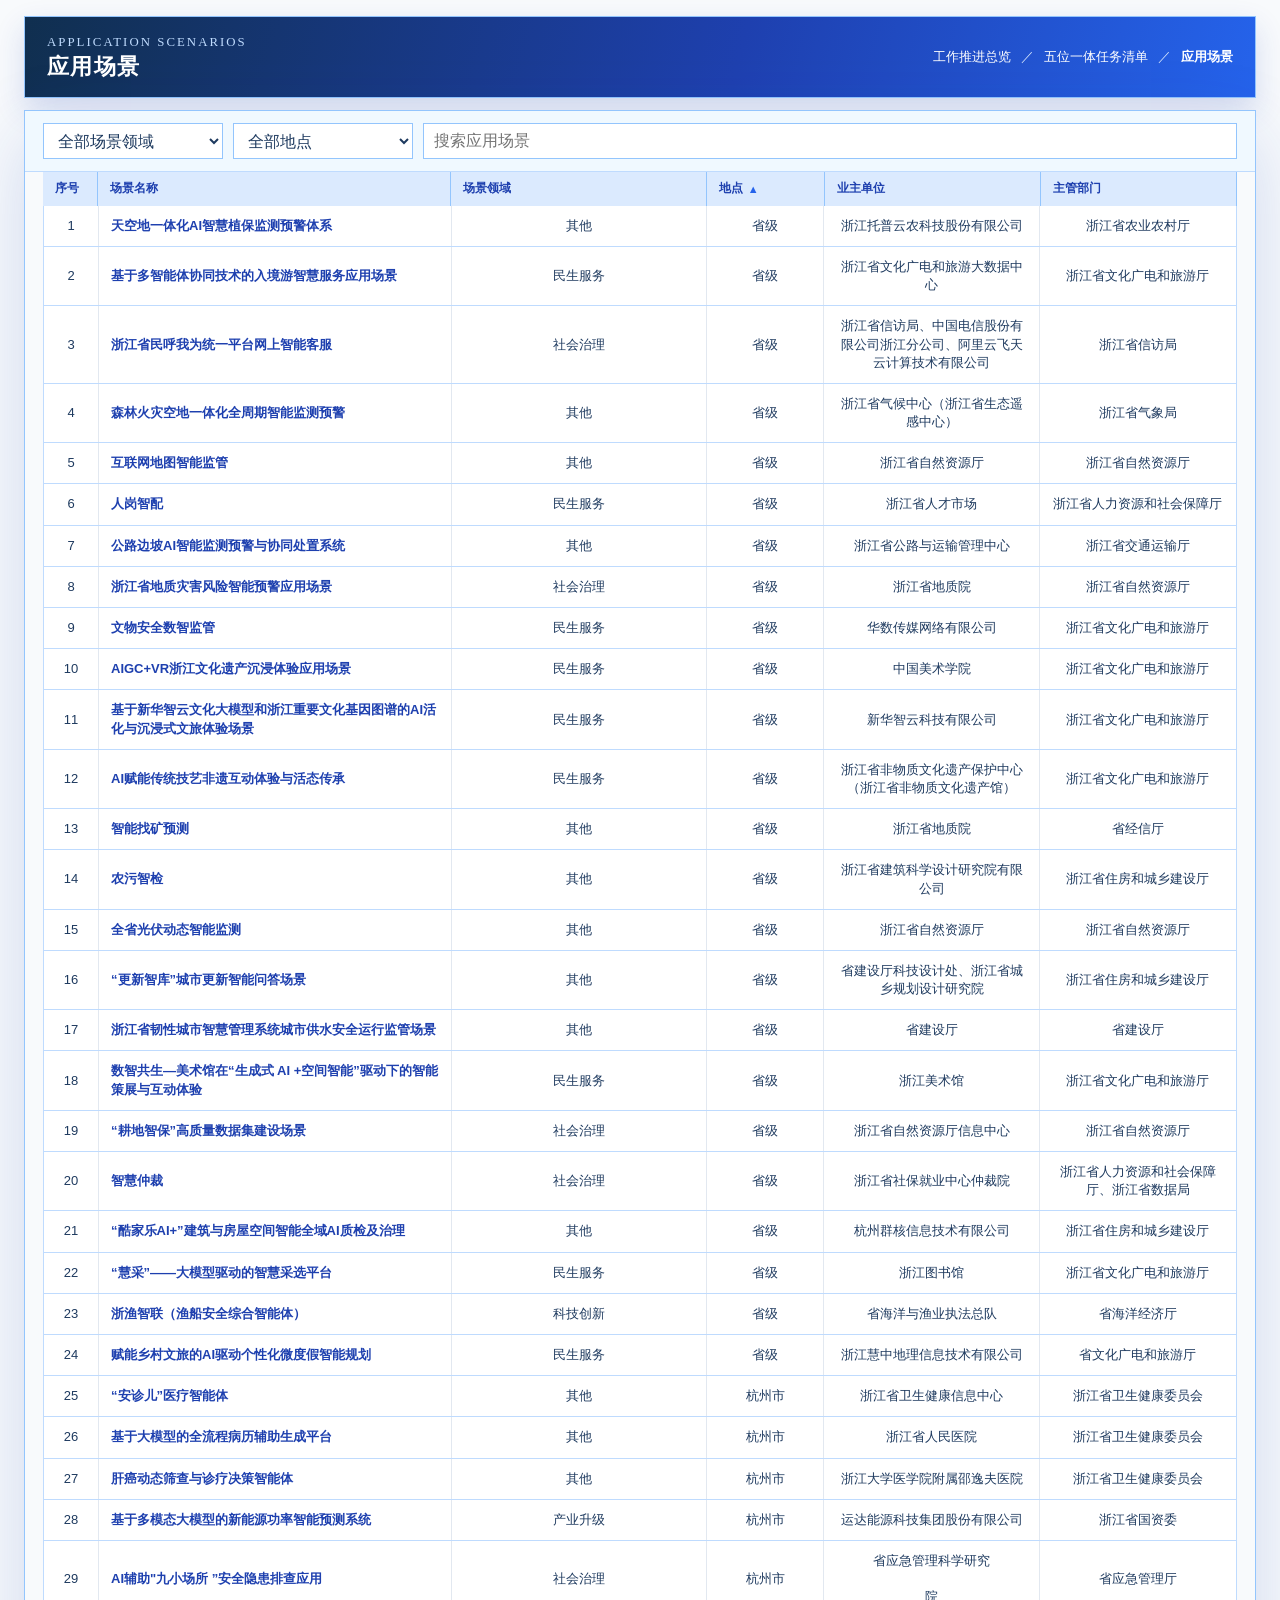
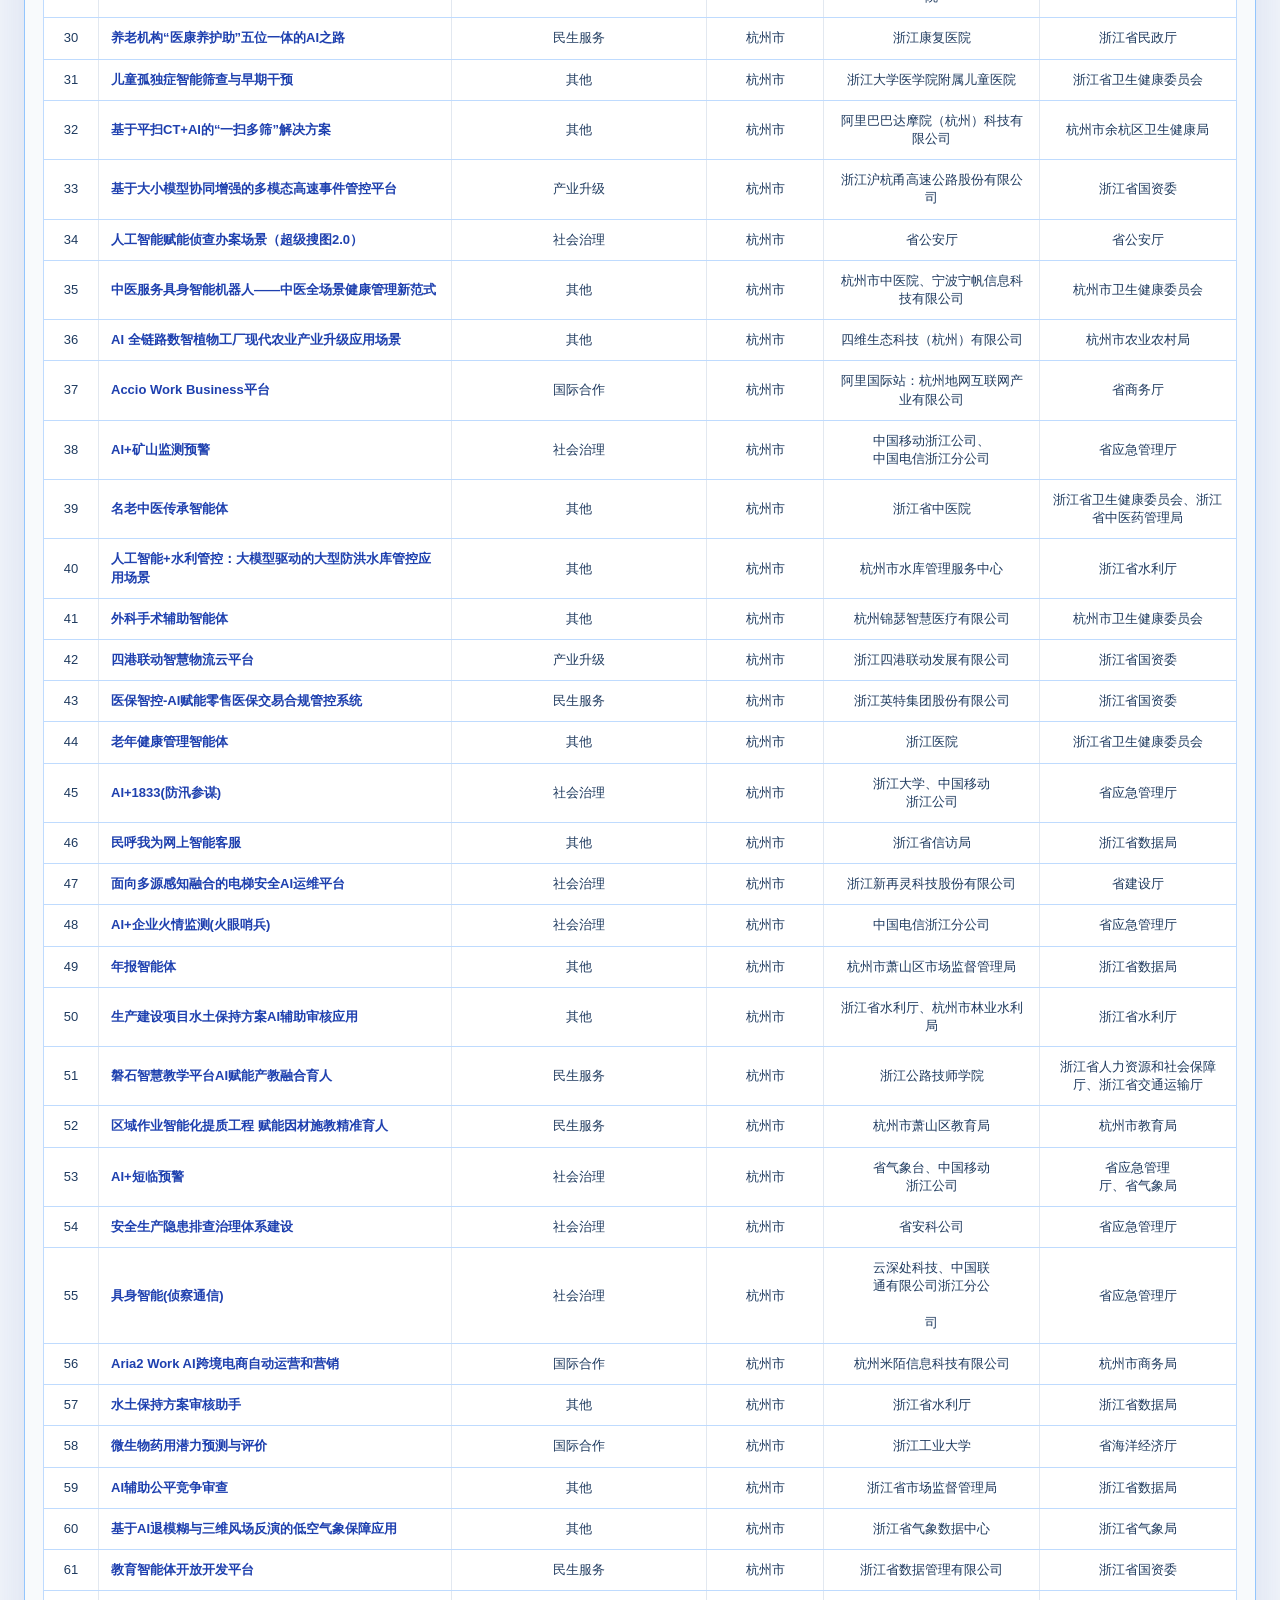
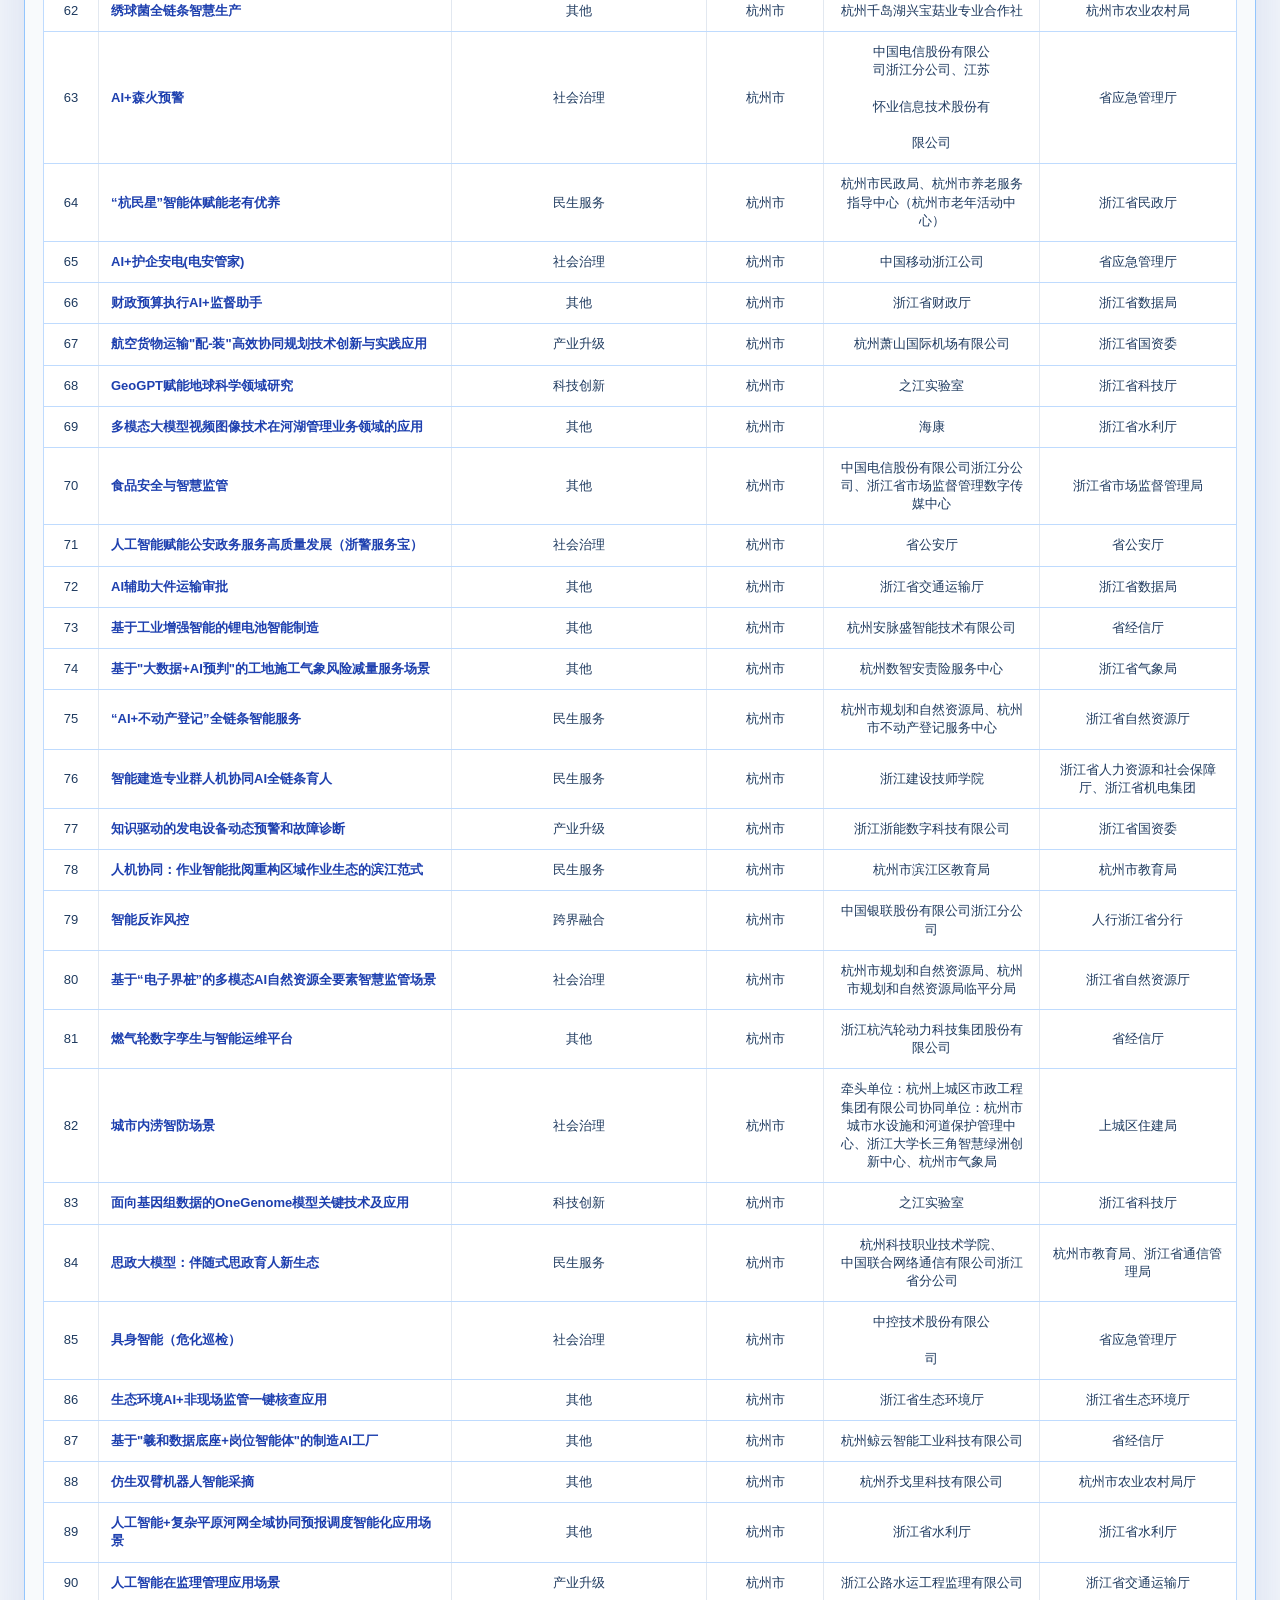
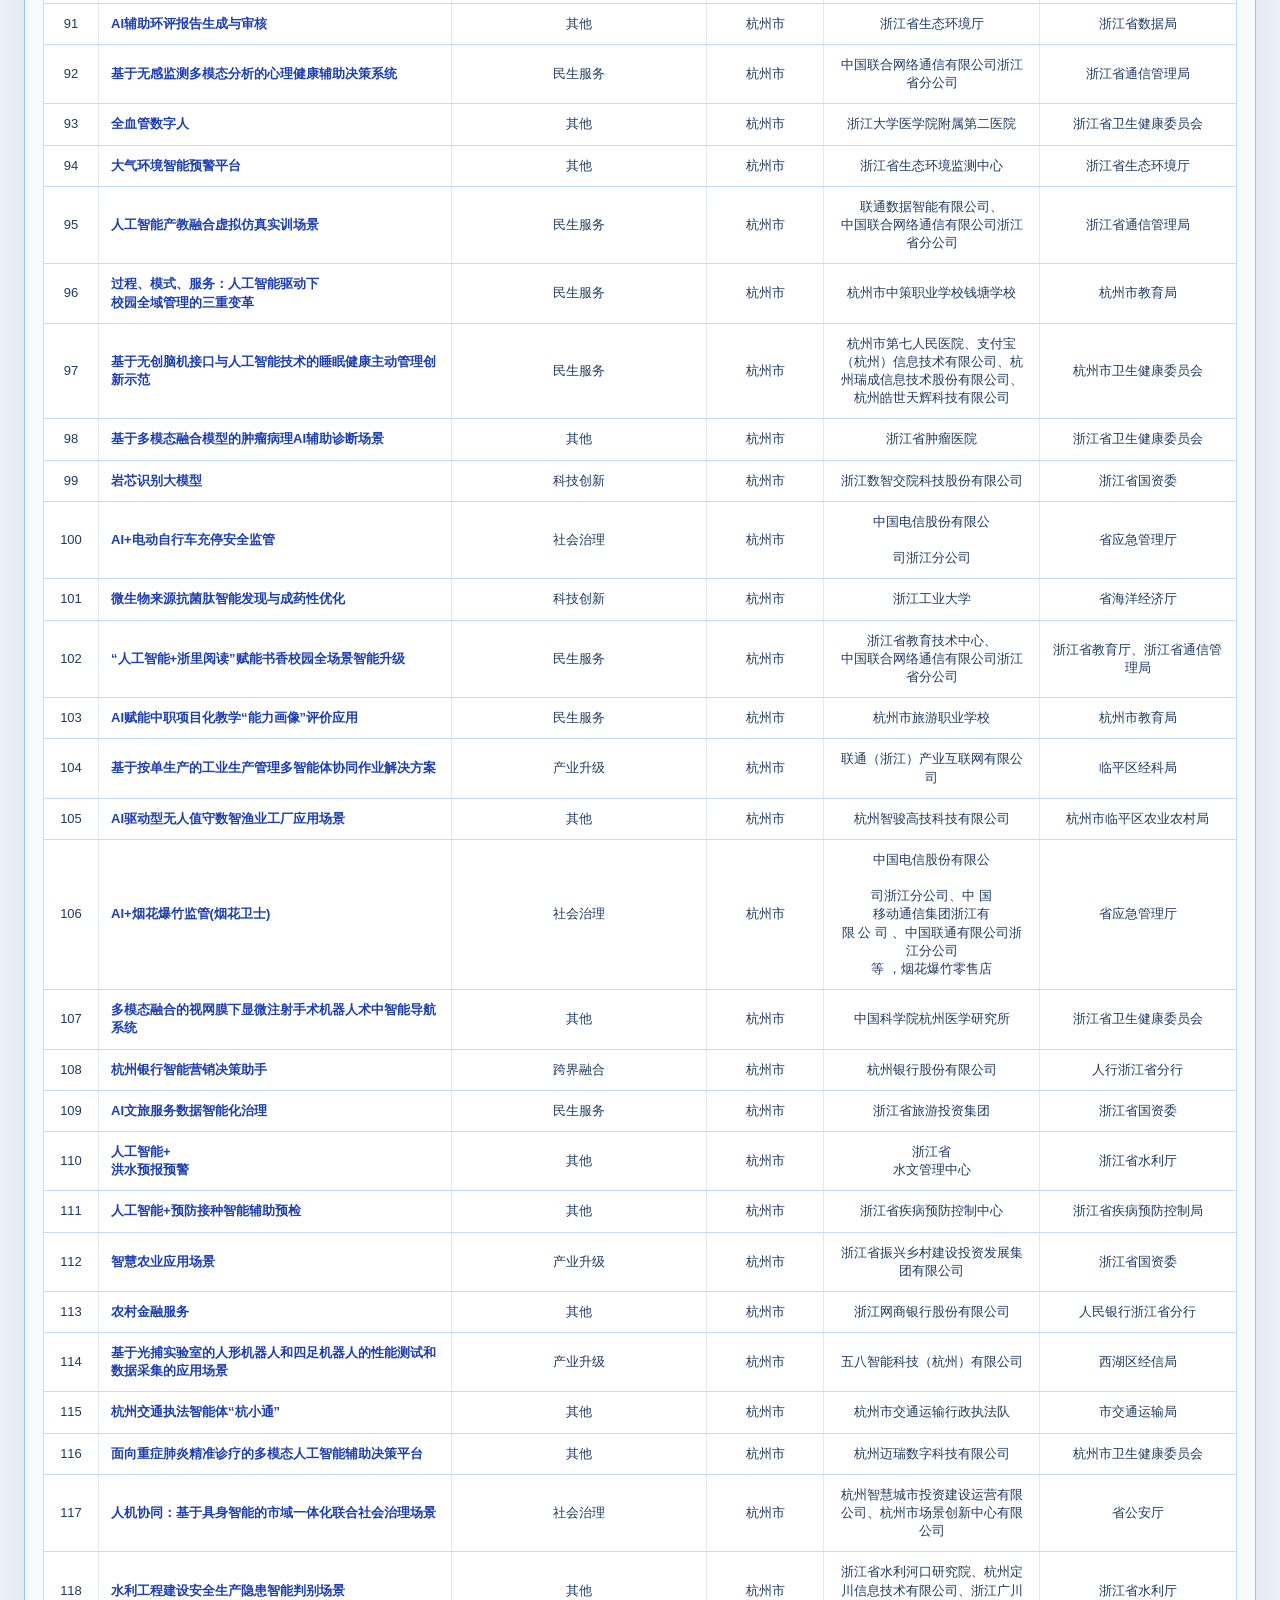
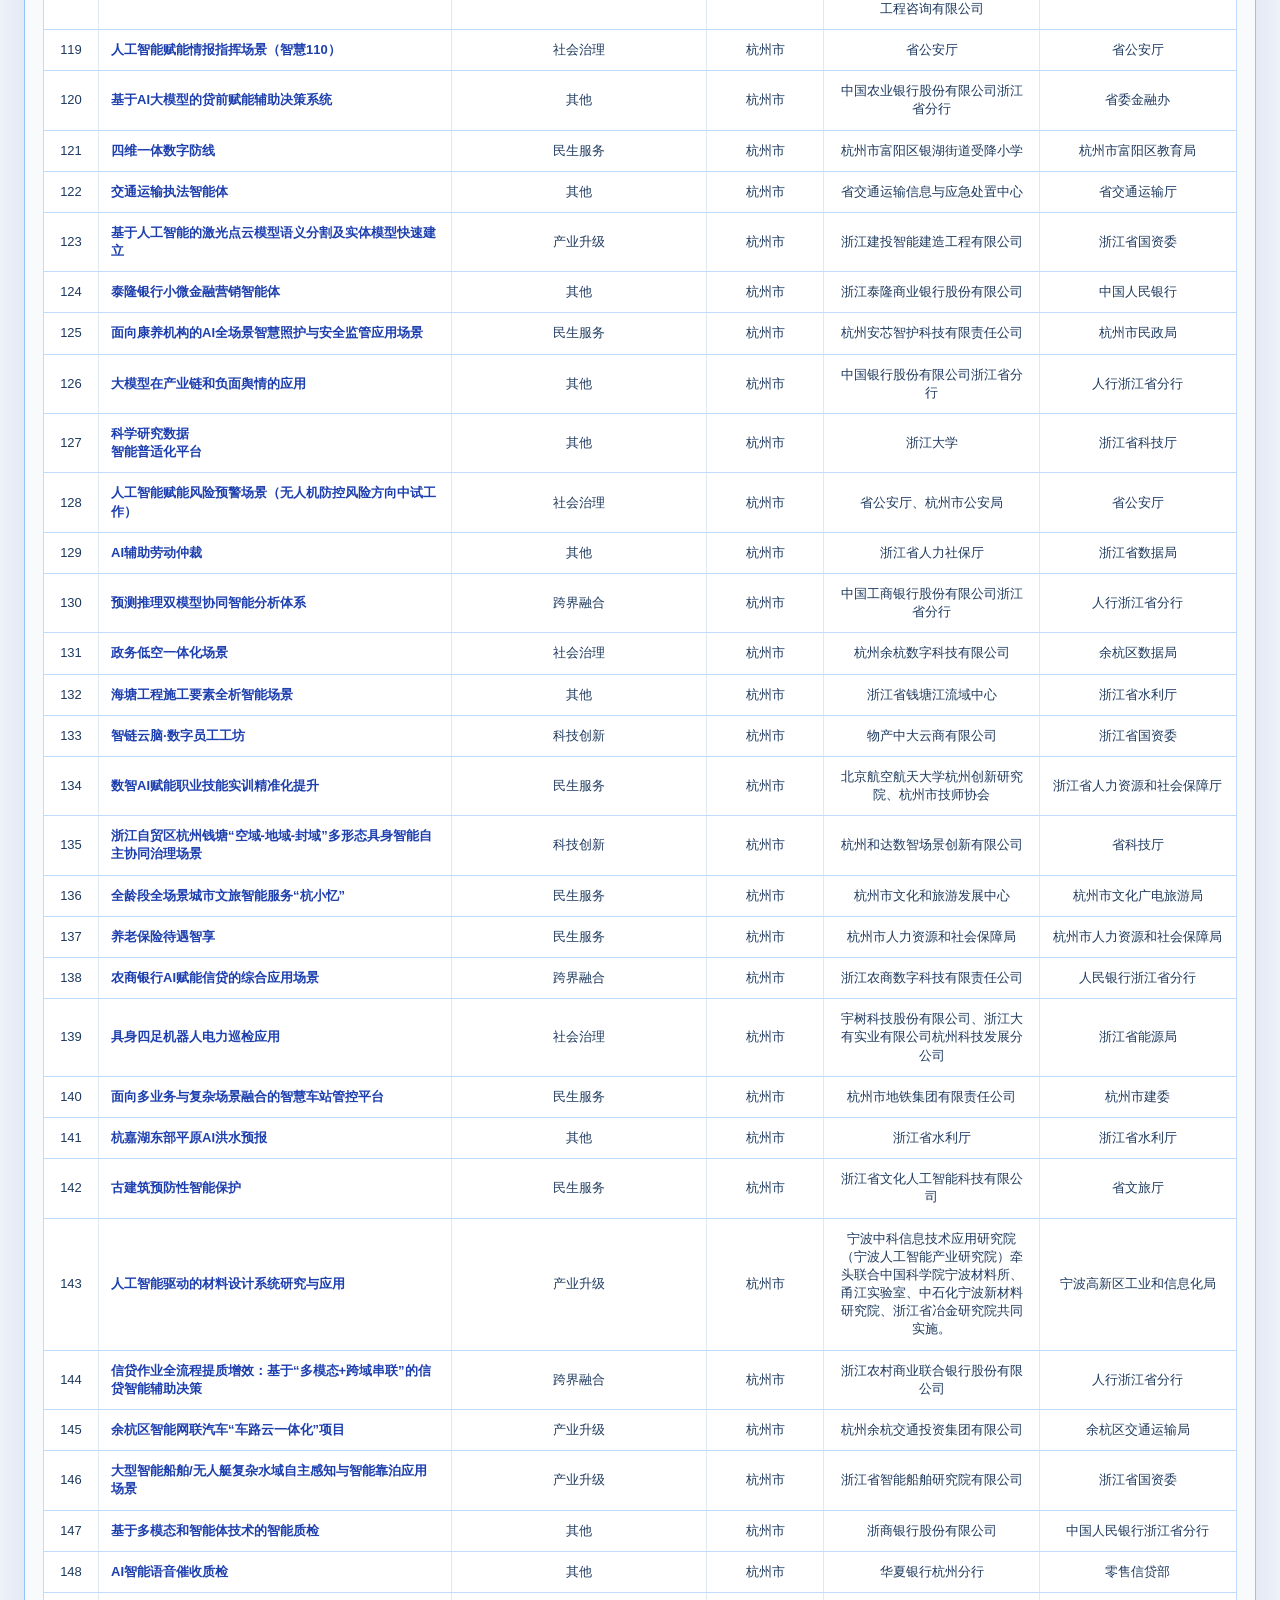
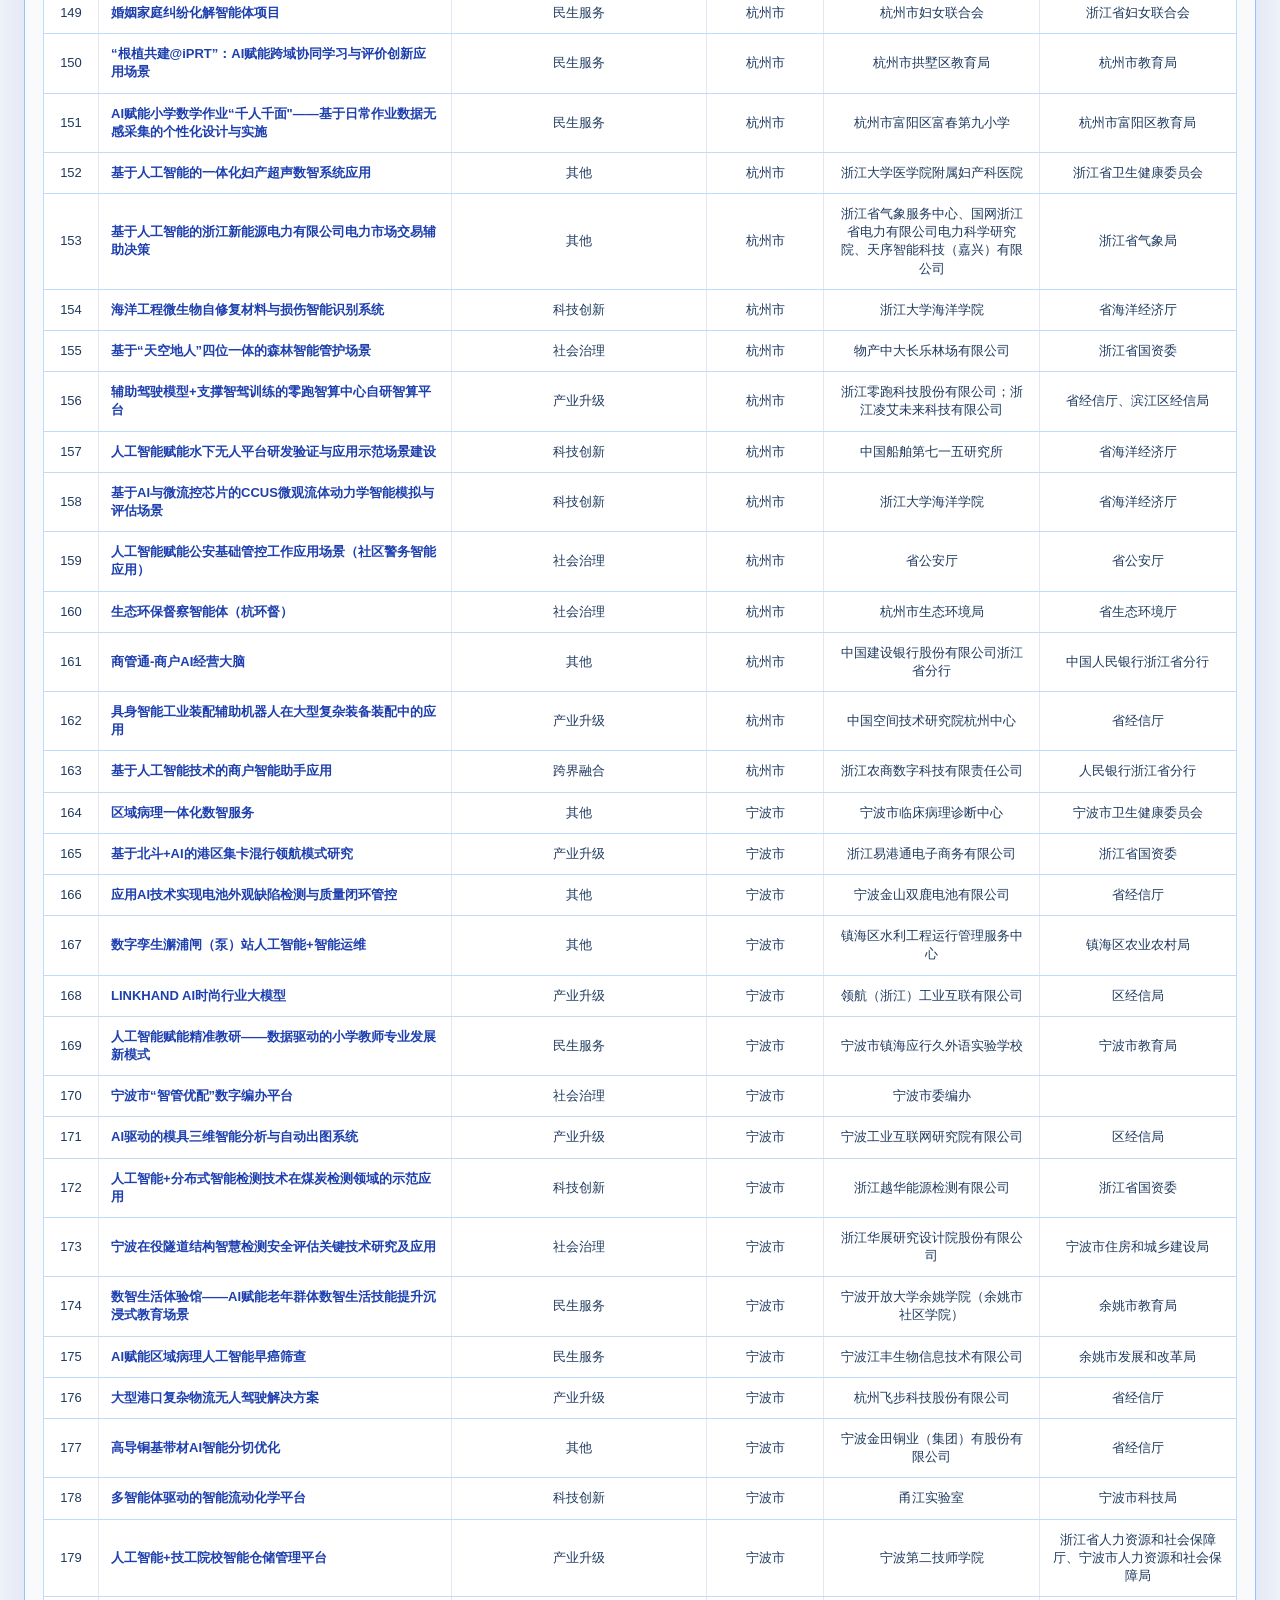
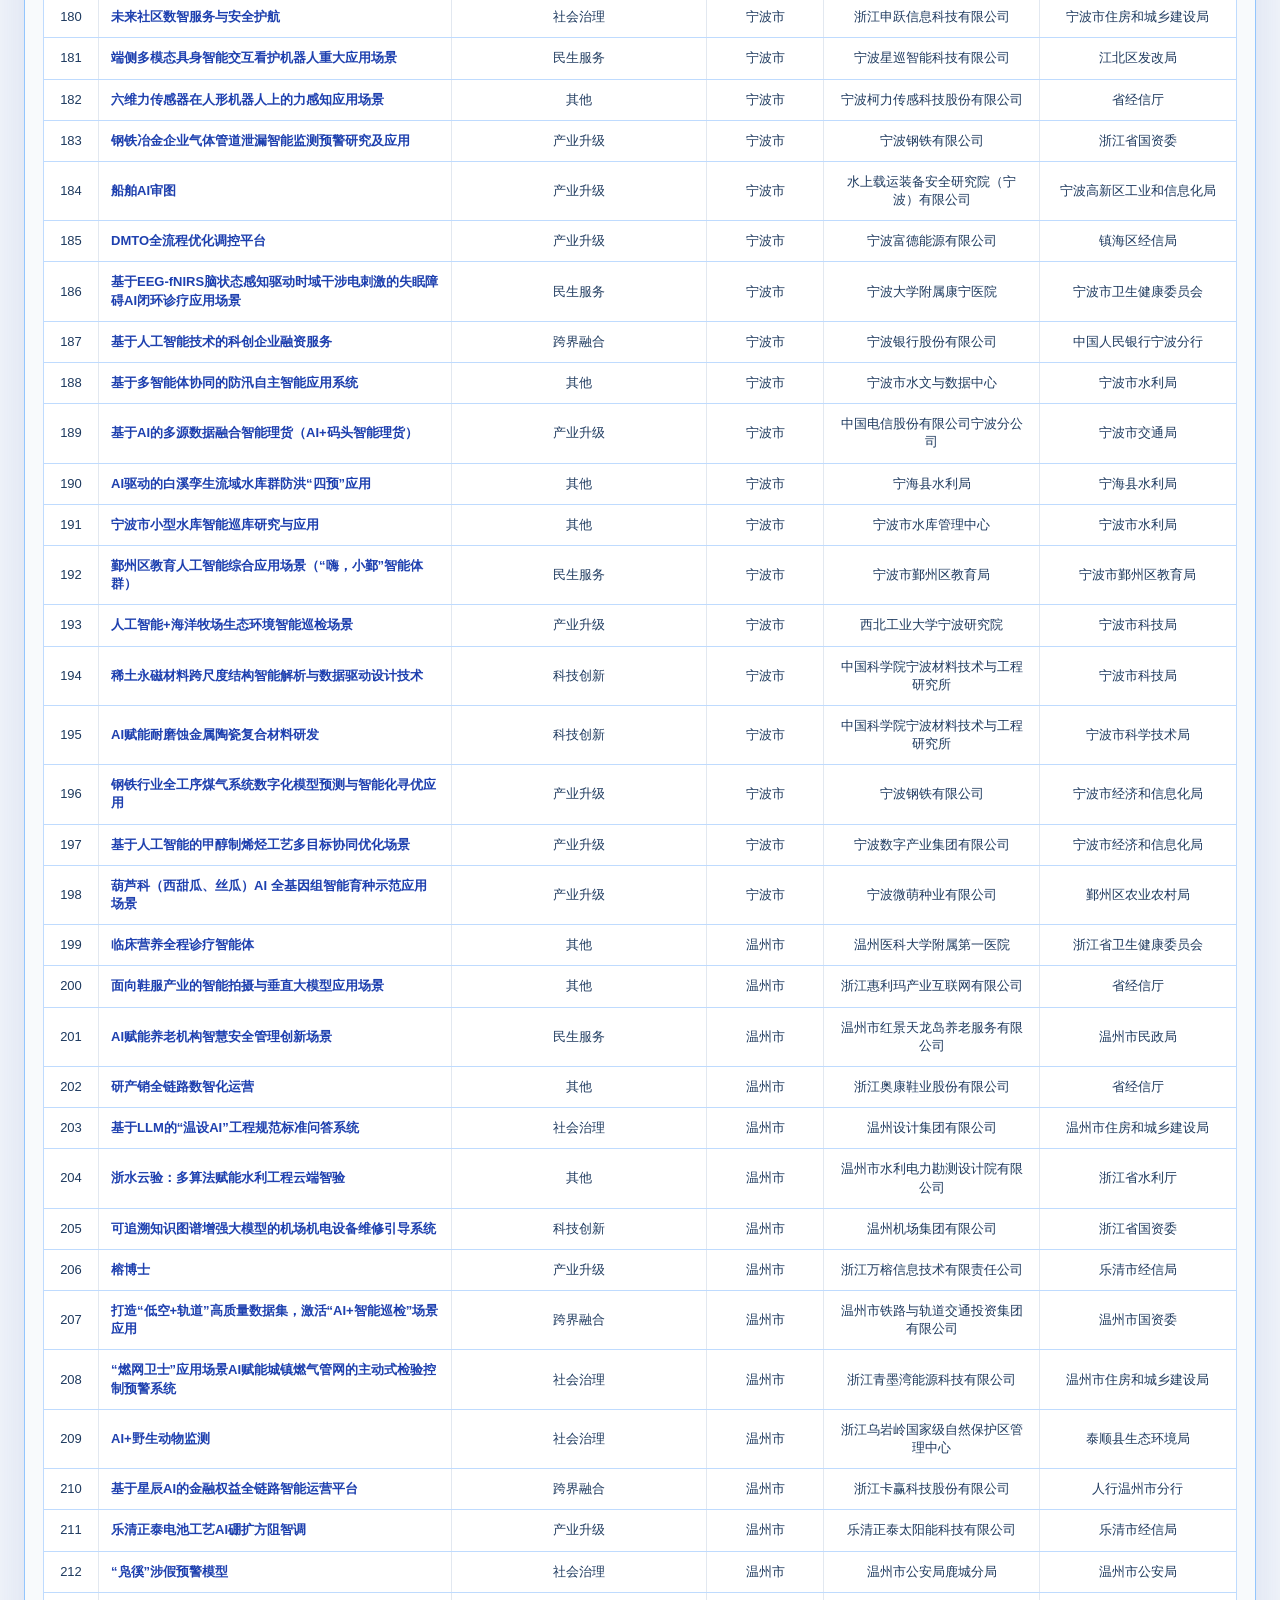
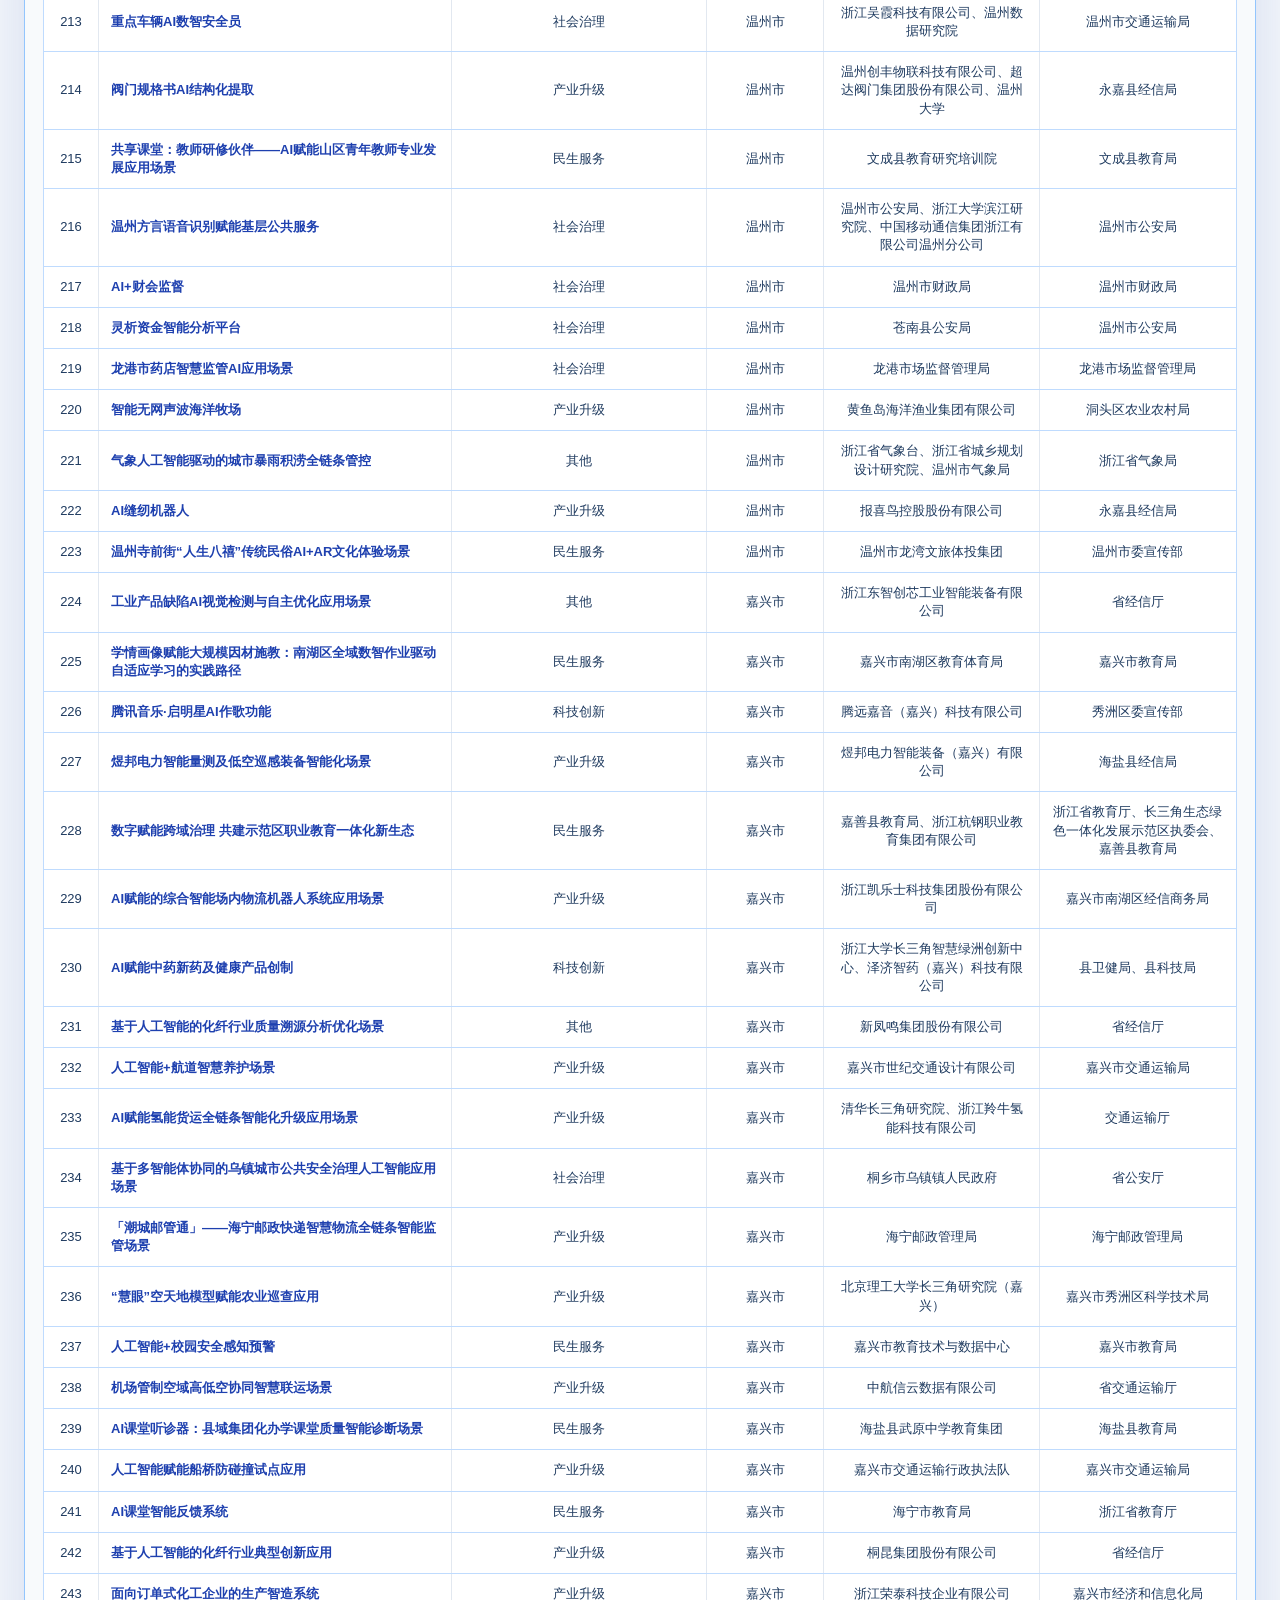
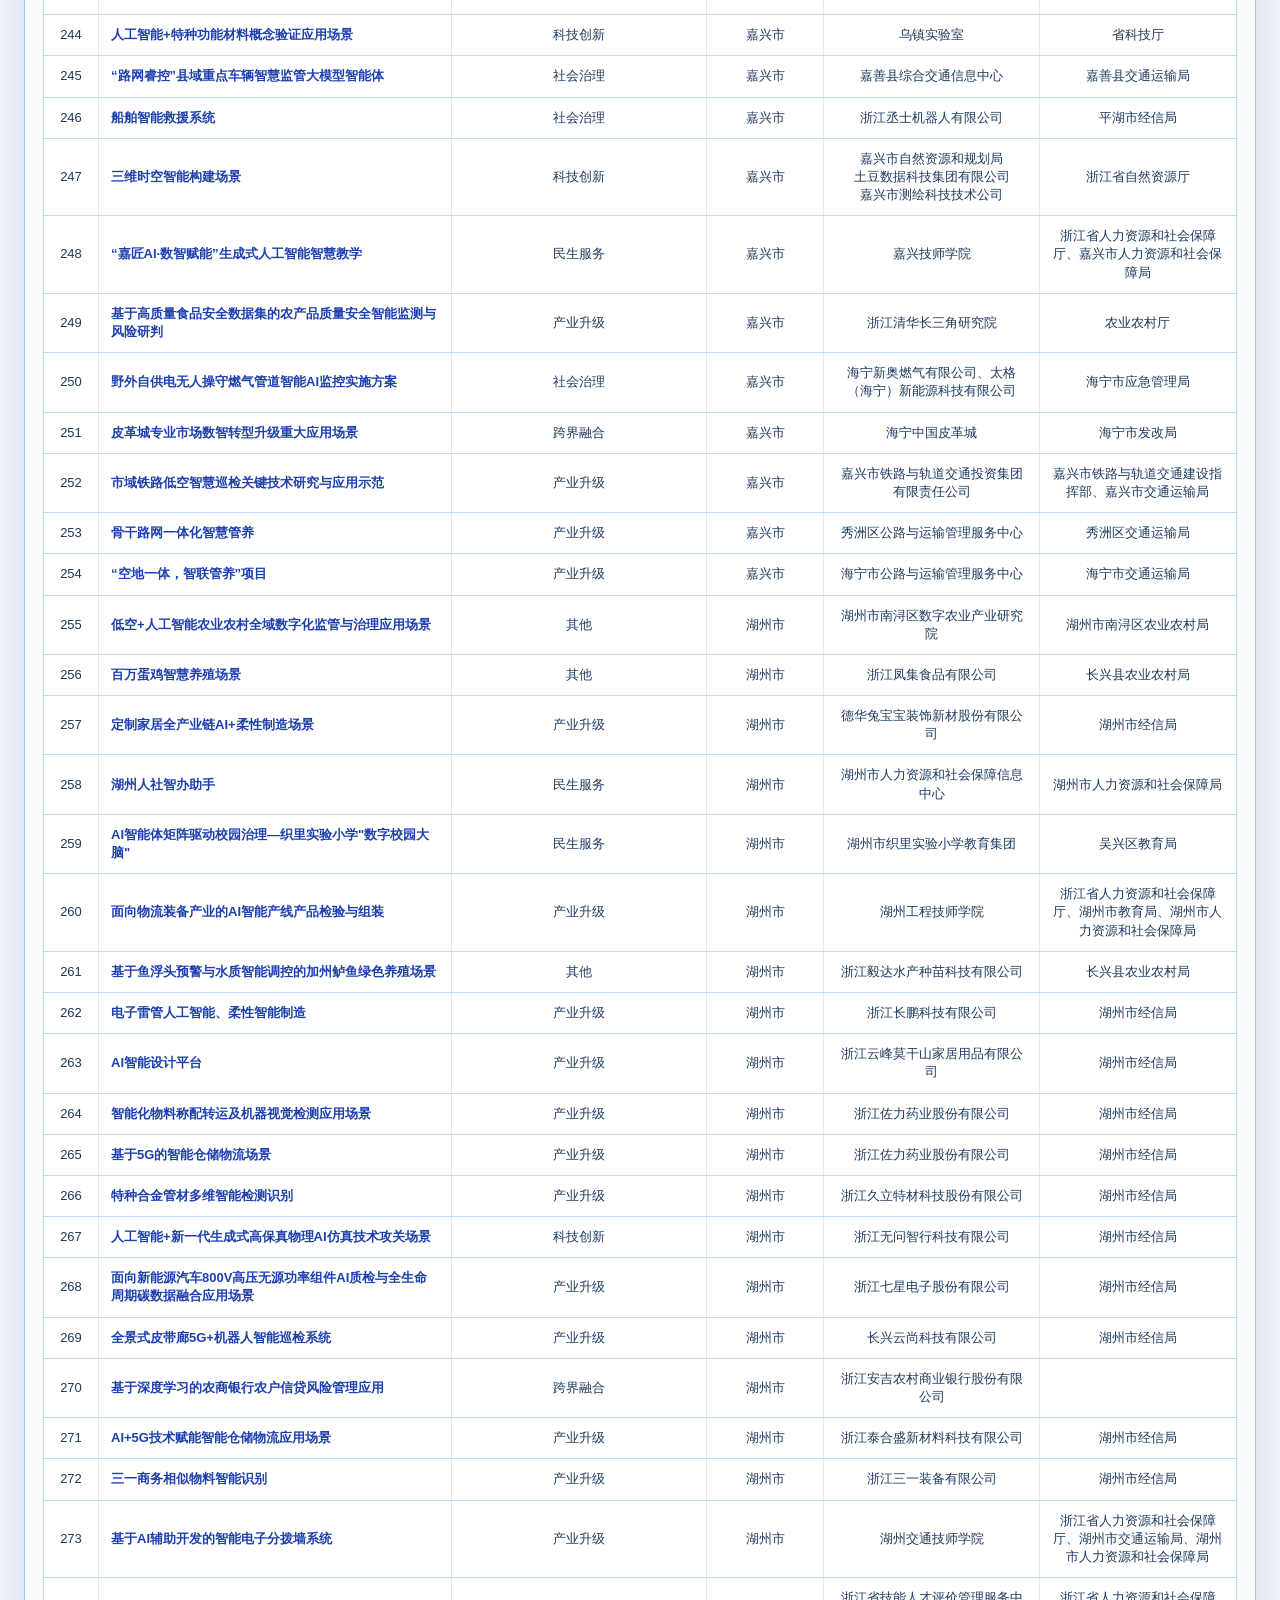
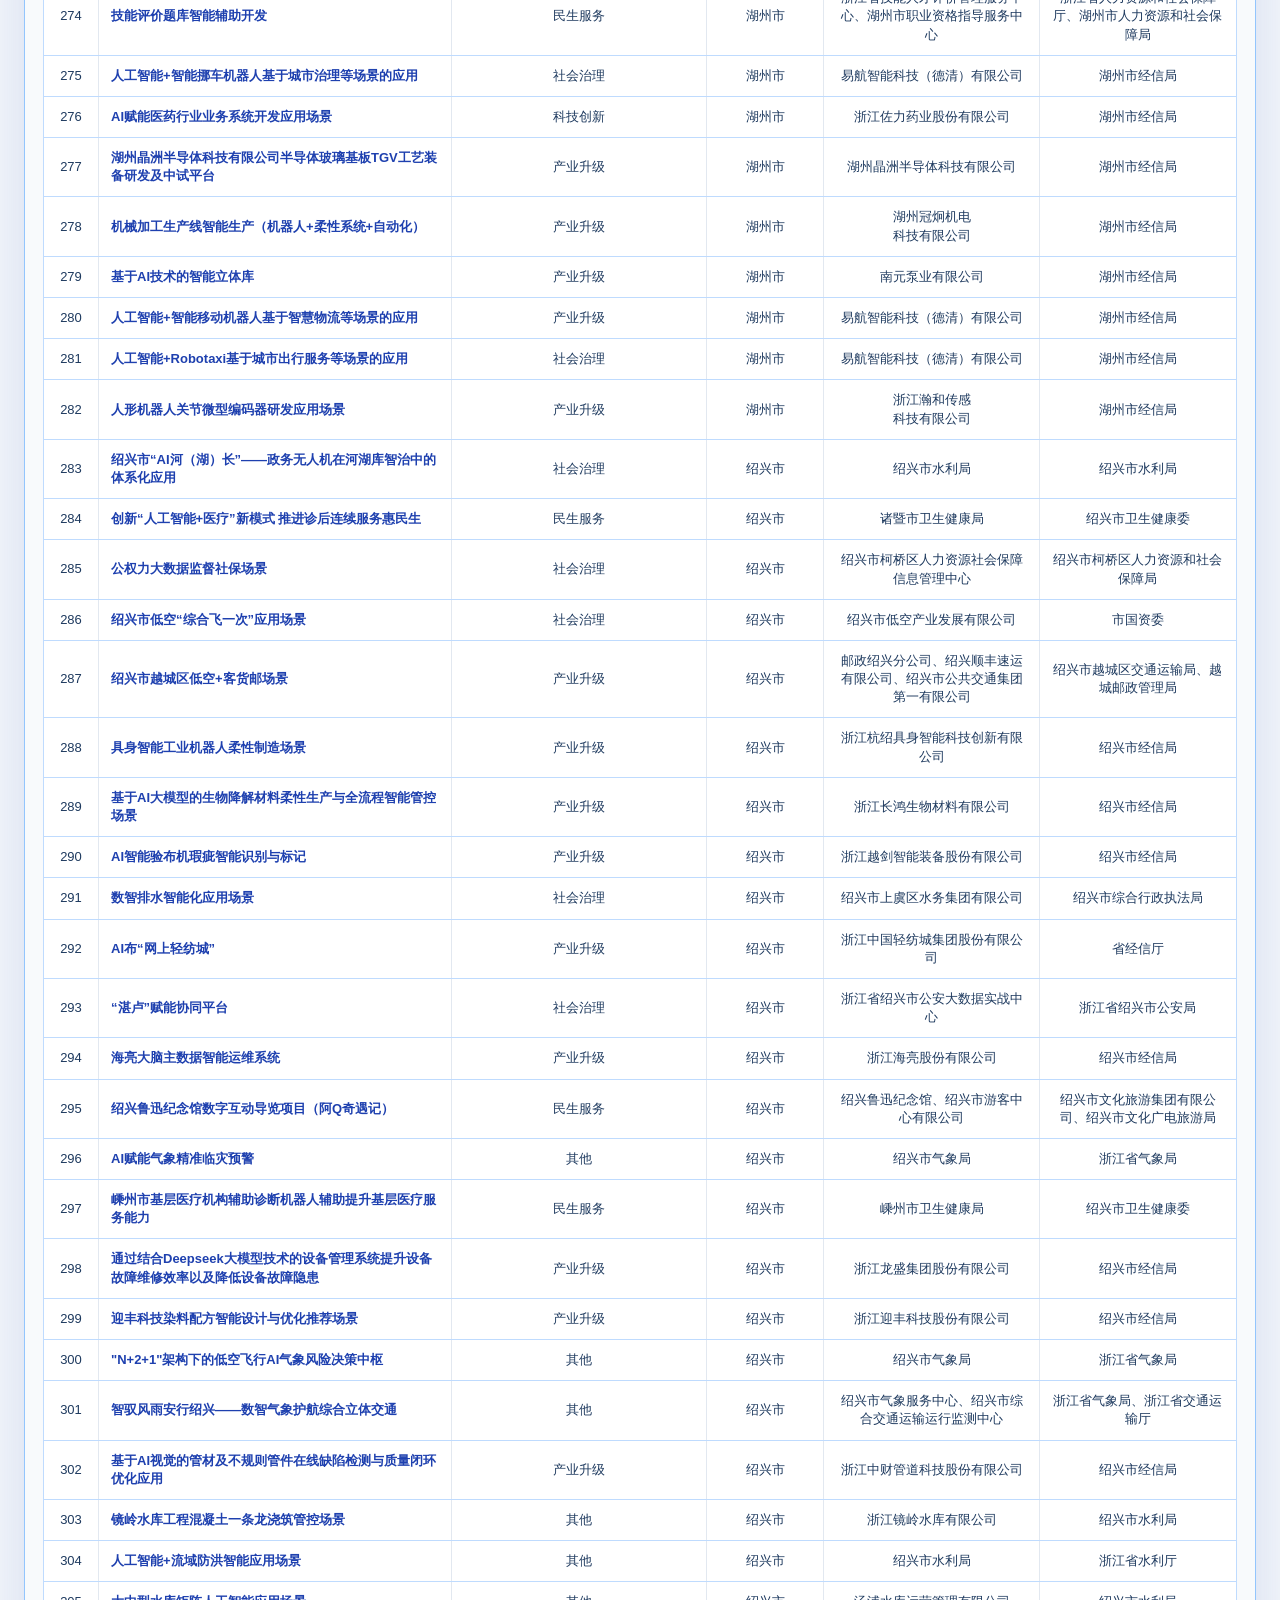
<file: pages/scene.html>
<!DOCTYPE html>
<html lang="zh-CN">
<head>
<meta charset="utf-8">
<meta name="viewport" content="width=device-width,initial-scale=1">
<title>应用场景｜浙江省人工智能高质量发展工作图谱</title>
<link rel="stylesheet" href="../vendor/modern-normalize.min.css">
<link rel="stylesheet" href="../styles/tokens.css">
<link rel="stylesheet" href="../styles/layout.css">
</head>
<body class="list-page" data-list-page="scenes">
<header class="page-header">
  <div><small>APPLICATION SCENARIOS</small><h1>应用场景</h1></div>
  <nav class="breadcrumb" aria-label="面包屑导航">
    <a href="../index.html">工作推进总览</a><span>／</span><a href="details.html">五位一体任务清单</a><span>／</span><strong>应用场景</strong>
  </nav>
</header>
<main class="list-page-content">
  <div class="filters" id="listFilters"></div>
  <div class="list-body">
    <div class="list-head" id="listHead"></div>
    <div id="listRows"></div>
  </div>
</main>
<script src="../data/scenes.js"></script>
<script src="../js/state.js"></script>
<script src="../js/utils.js"></script>
<script src="../js/list-page.js?v=93ee3b3"></script>
<script defer src="../js/app.js"></script>
</body>
</html>
</file>
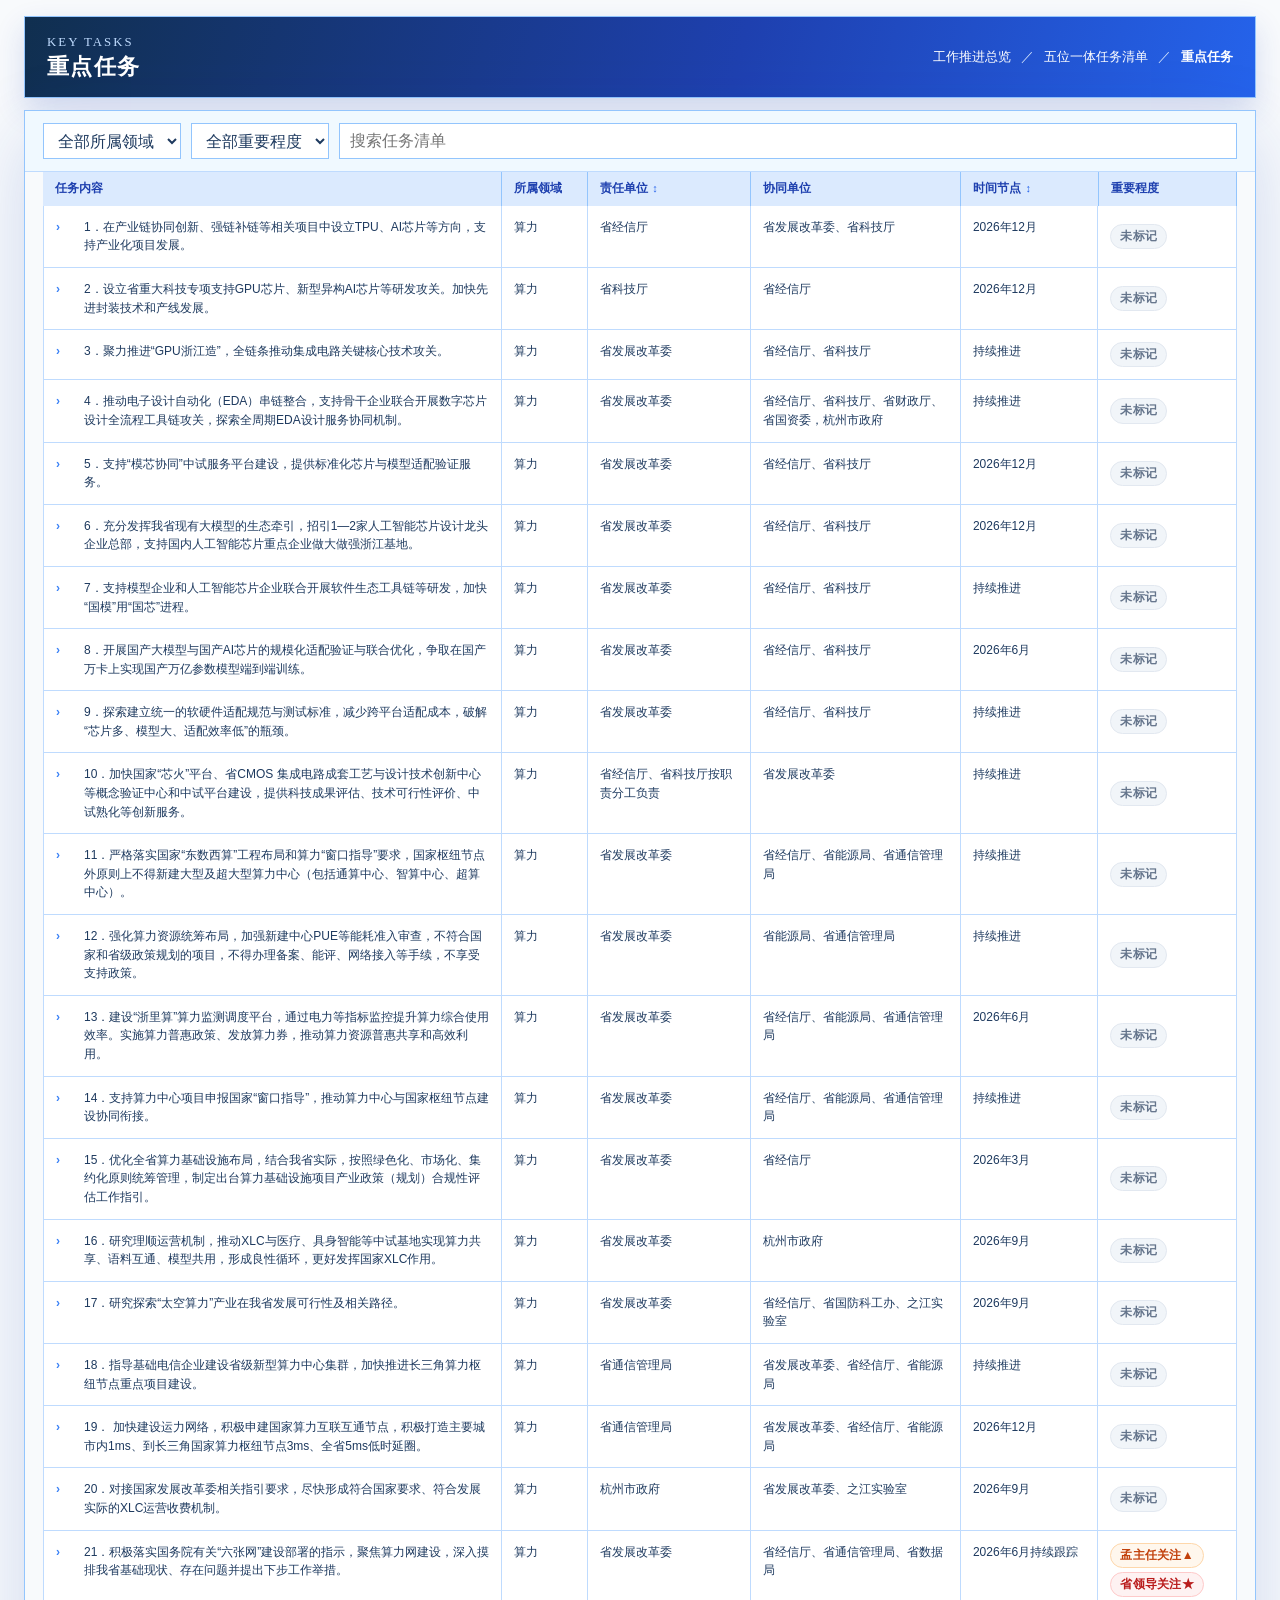
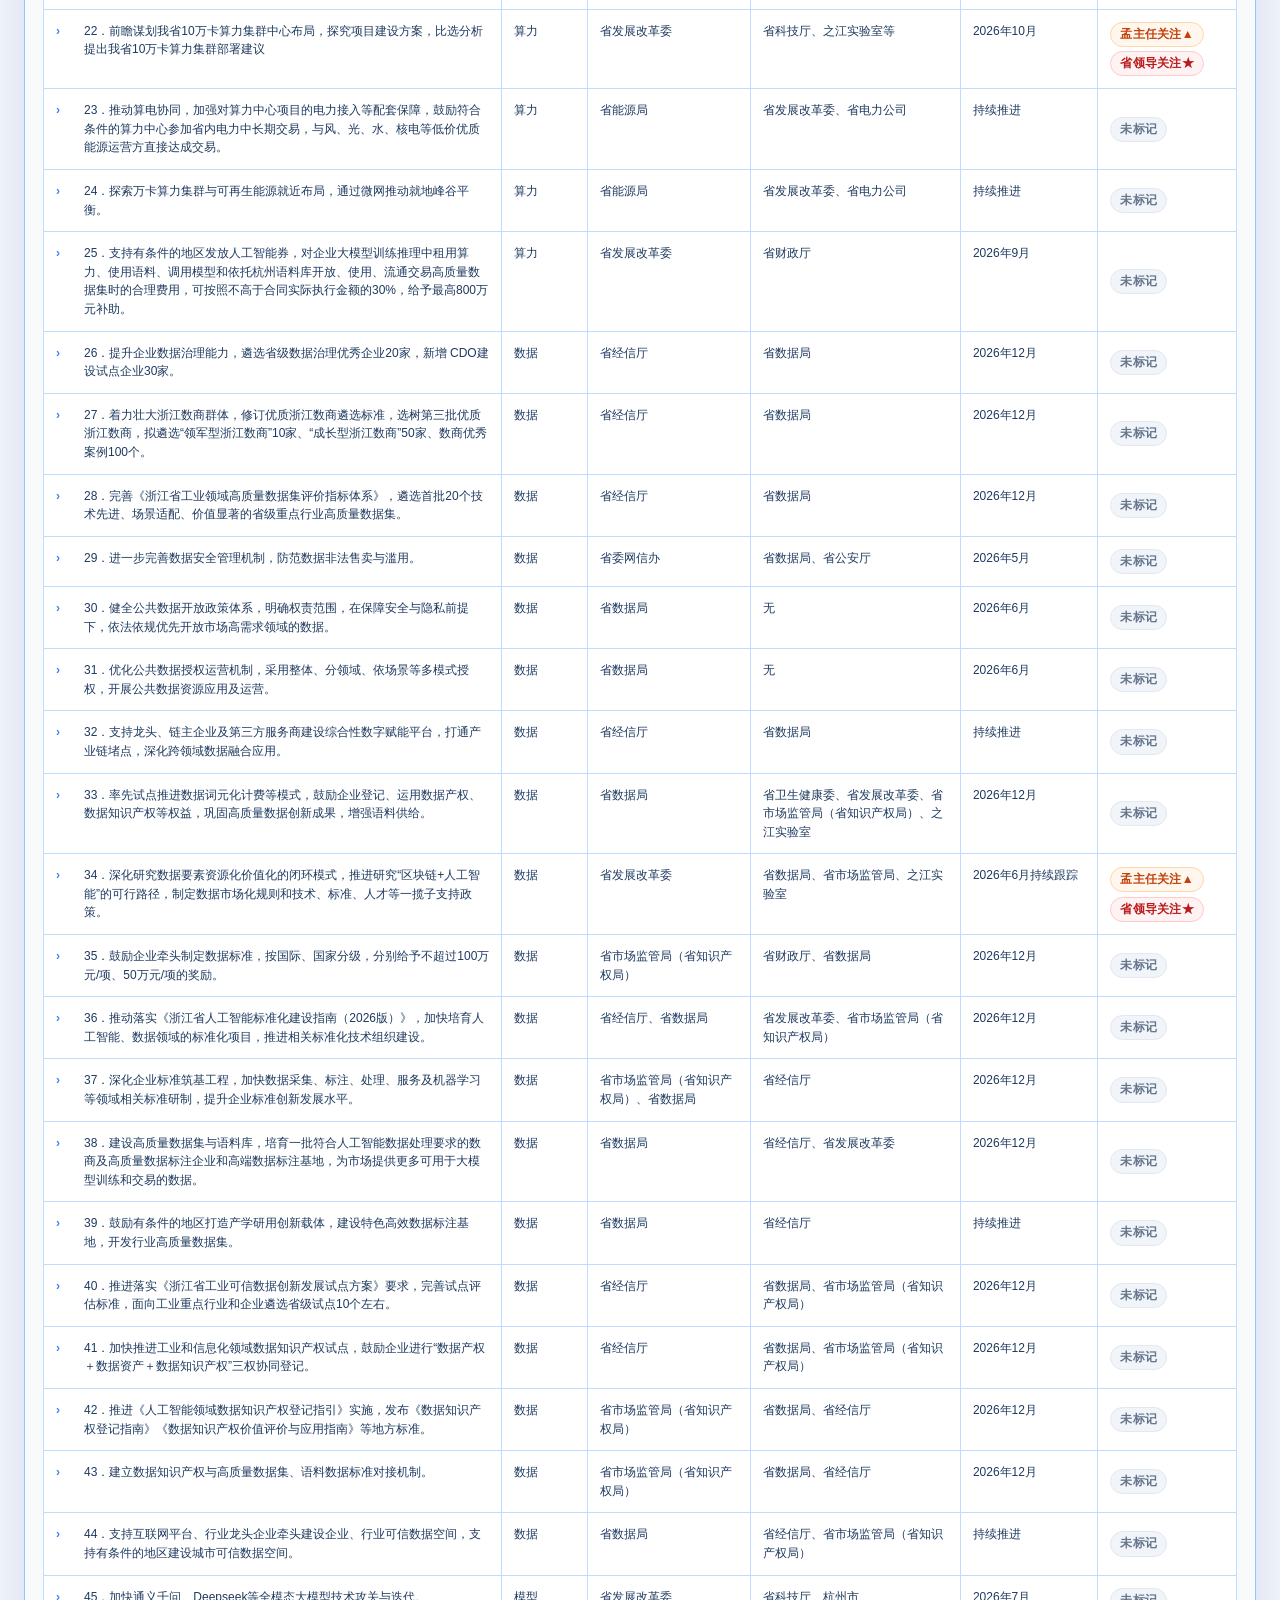
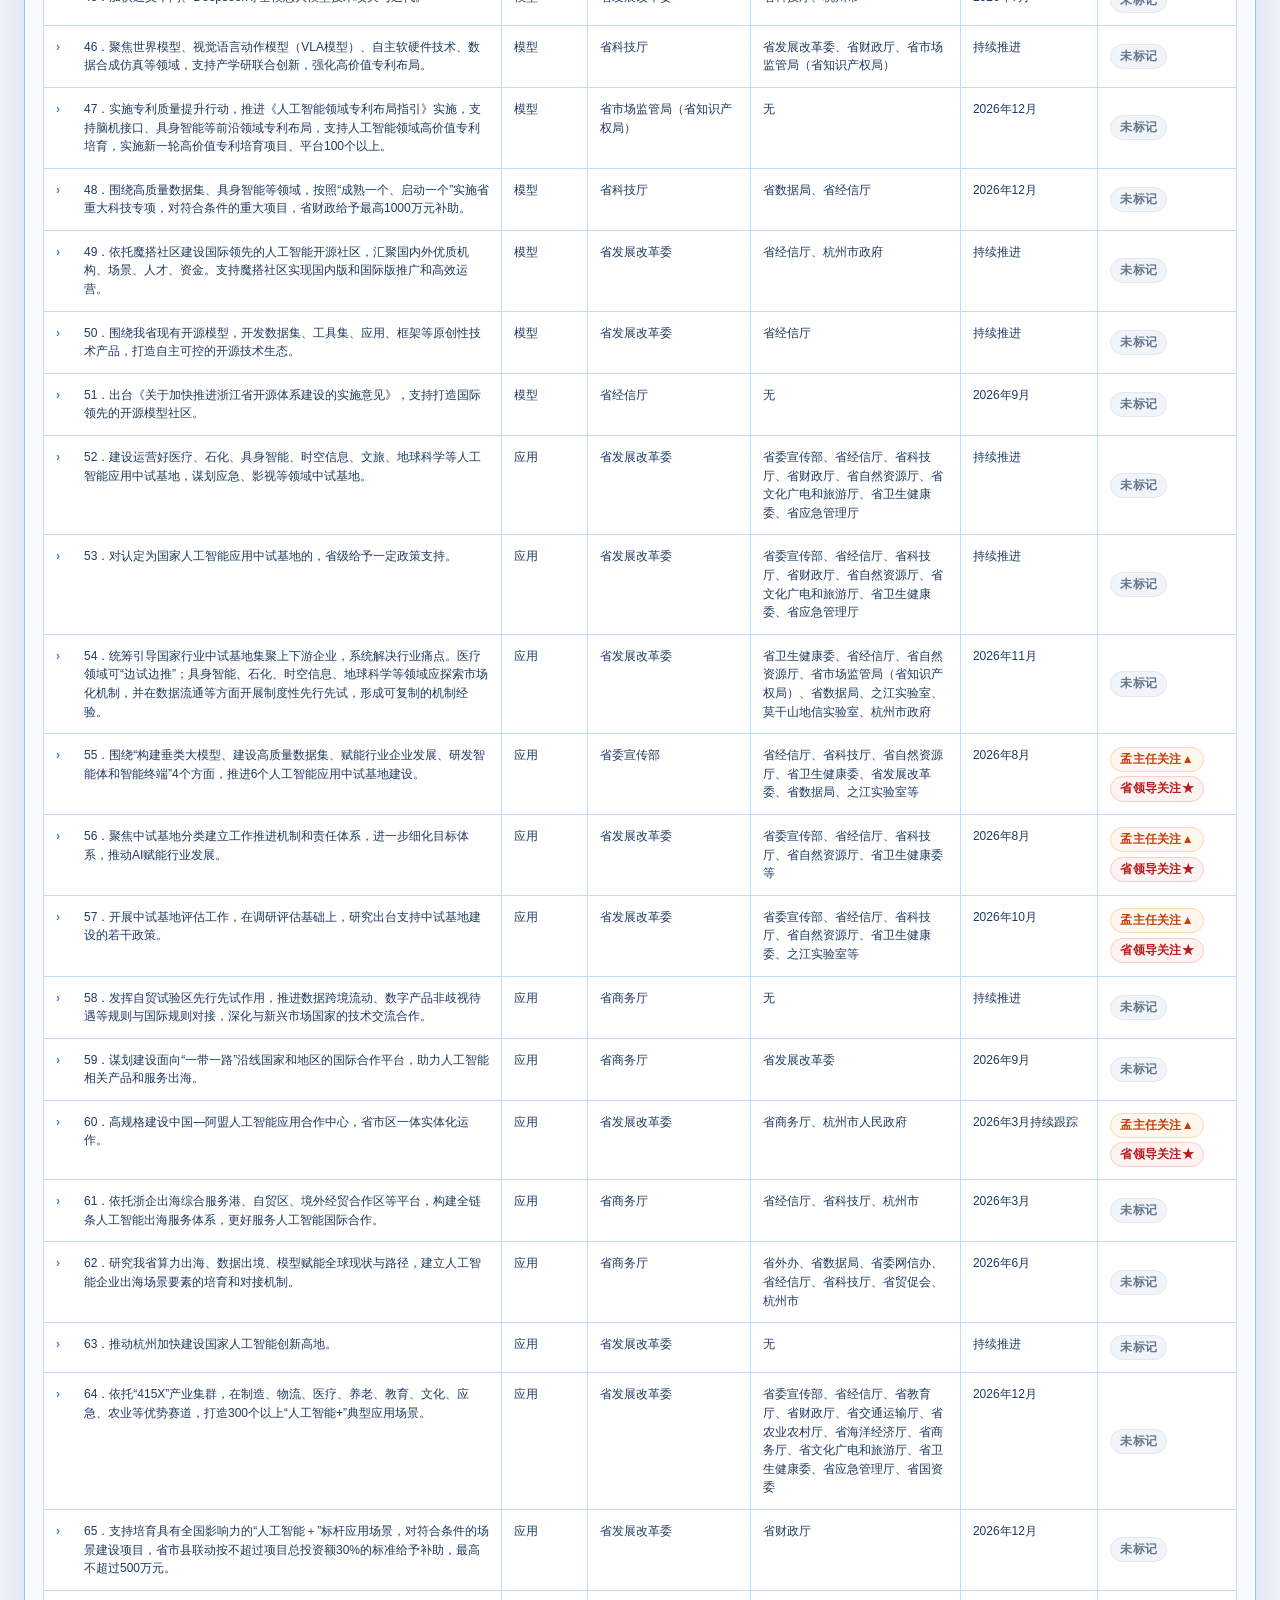
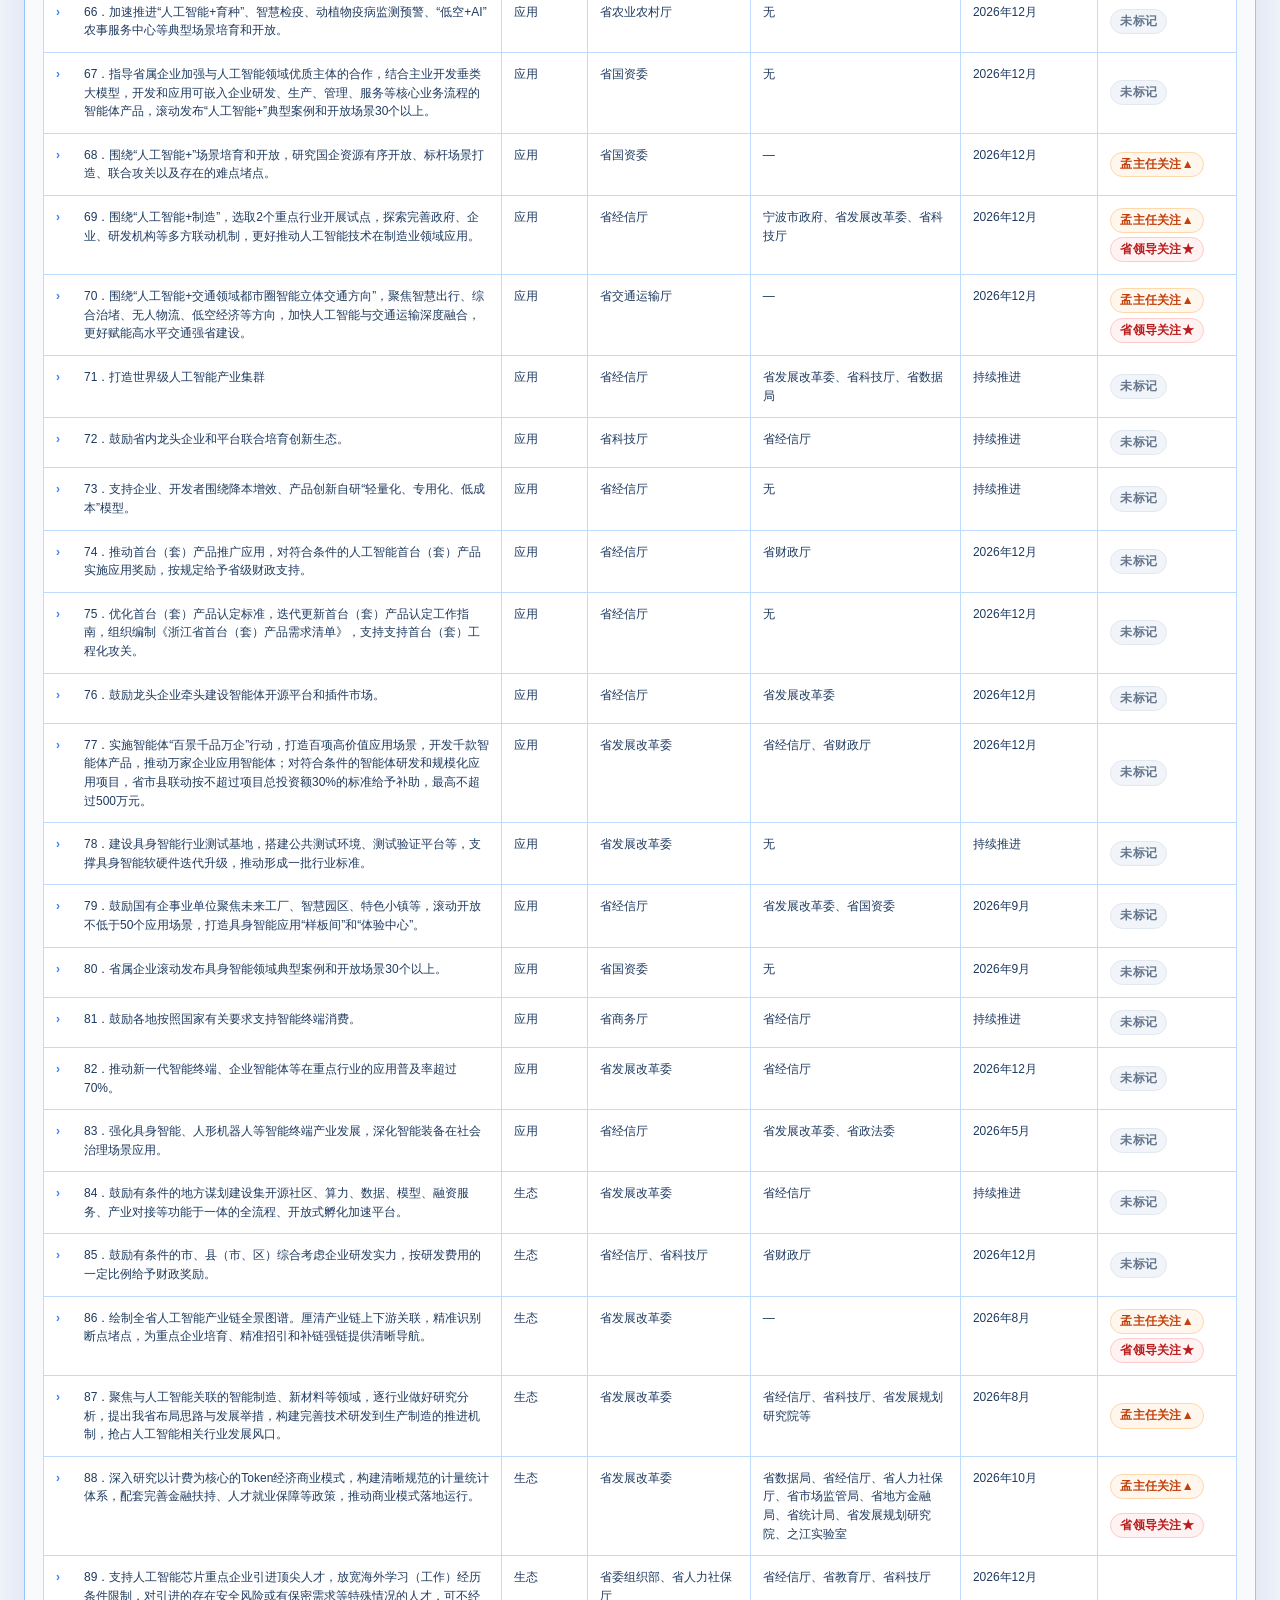
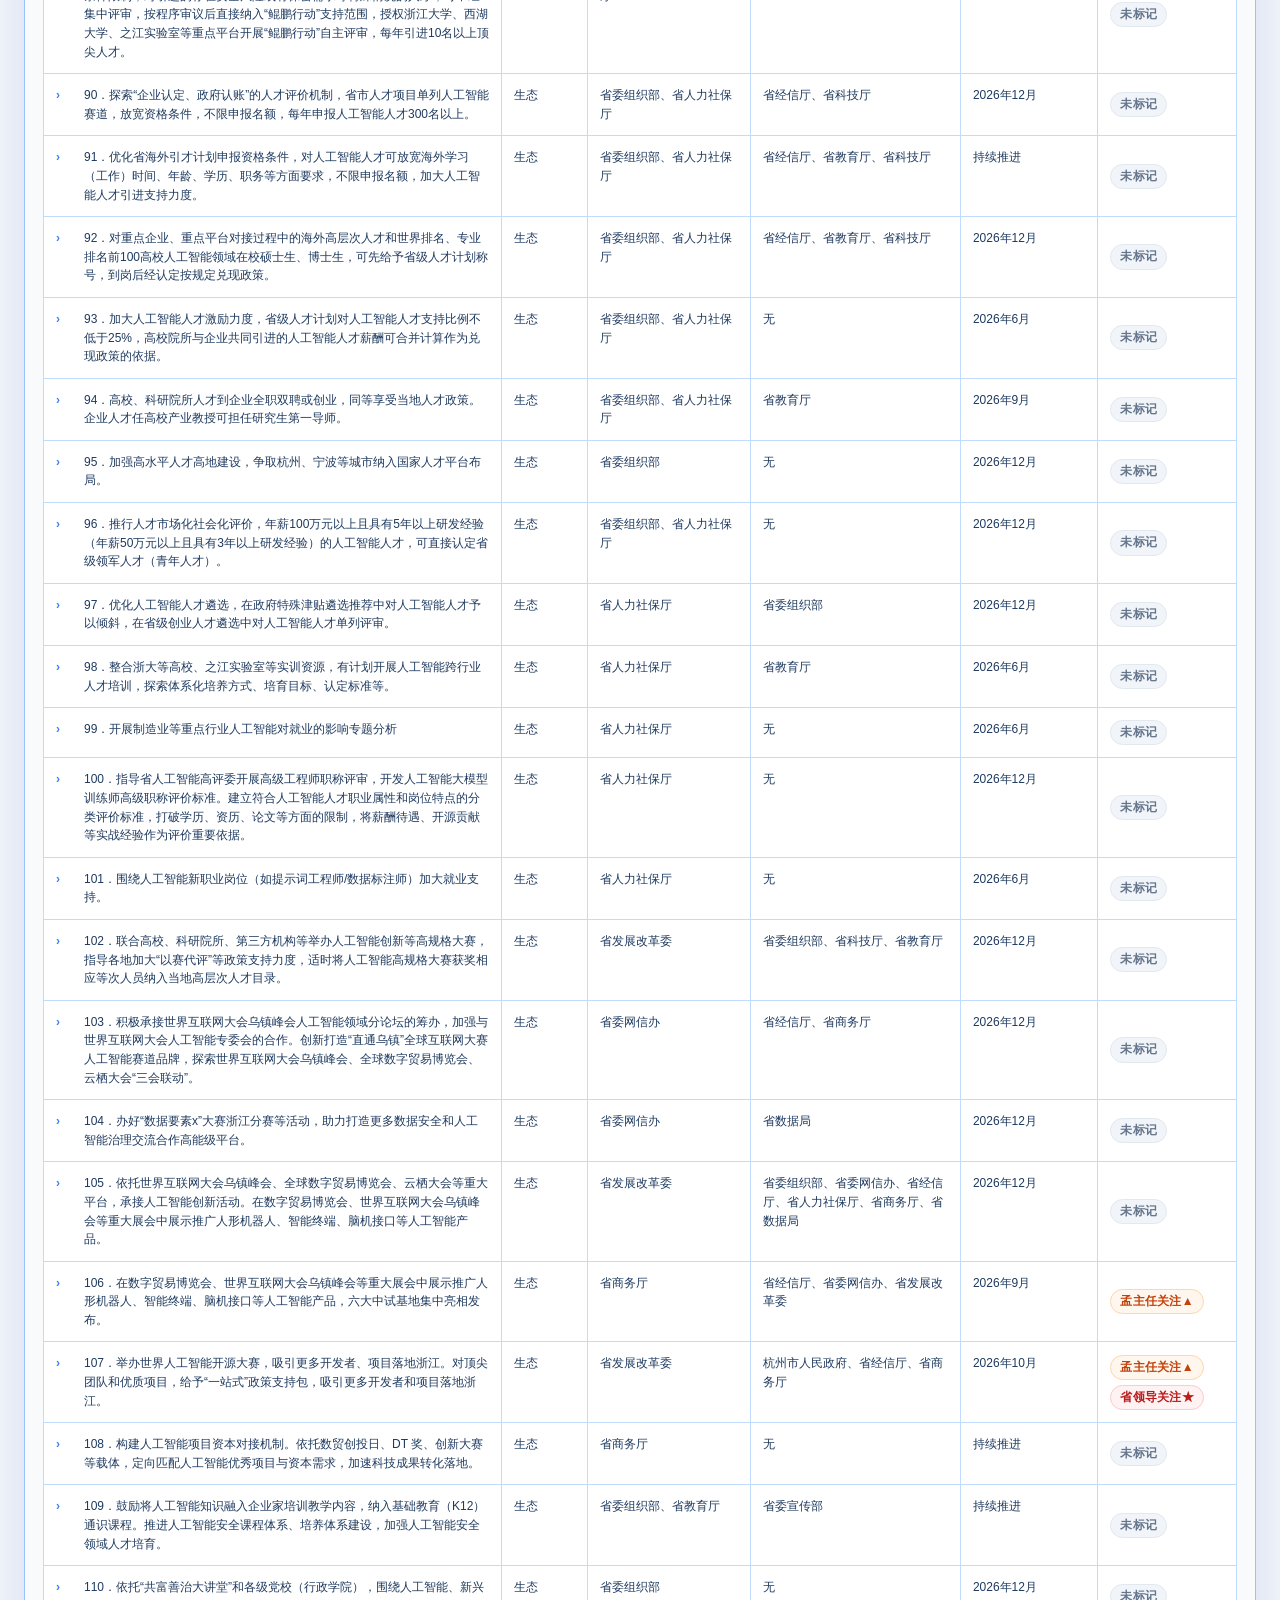
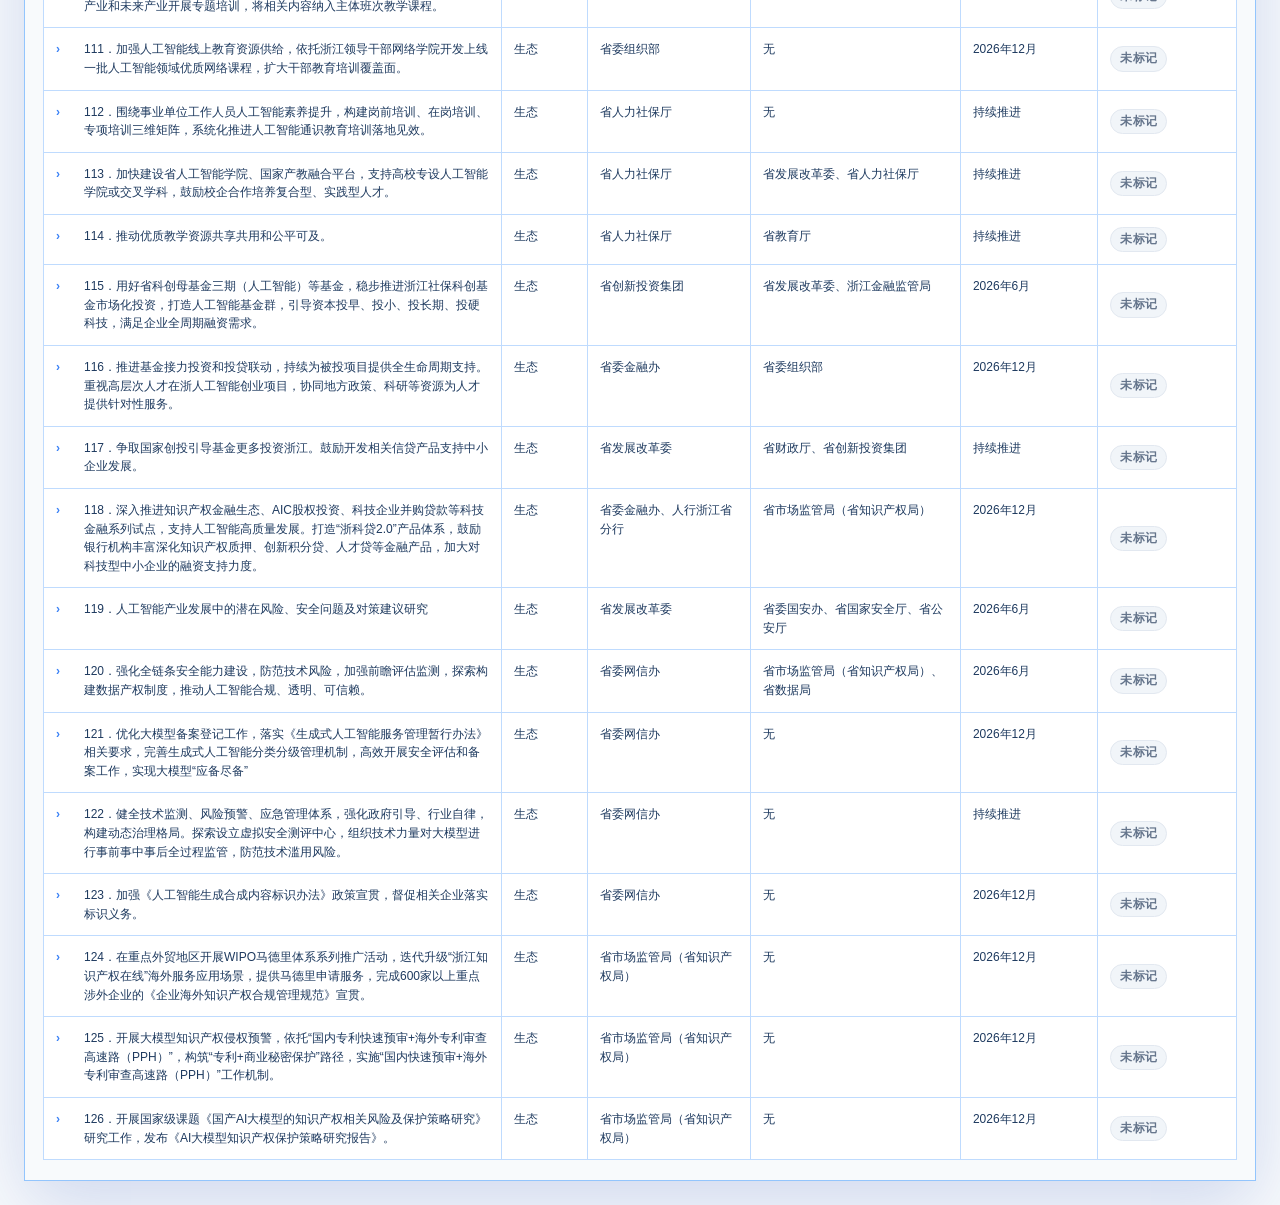
<file: pages/tasks.html>
<!DOCTYPE html>
<html lang="zh-CN">
<head>
<meta charset="utf-8">
<meta name="viewport" content="width=device-width,initial-scale=1">
<title>重点任务清单｜浙江省人工智能高质量发展工作图谱</title>
<link rel="stylesheet" href="../vendor/modern-normalize.min.css">
<link rel="stylesheet" href="../styles/tokens.css">
<link rel="stylesheet" href="../styles/layout.css">
<style>
body.task-page { min-height:100vh; background:#F8FAFC; }
.task-page > .page-header { width:min(1500px,calc(100% - 48px)); margin:16px auto 0; padding:18px 22px; display:flex; align-items:center; justify-content:space-between; gap:24px; color:#fff; background:linear-gradient(105deg,#102F4F,#1E40AF 58%,#2563EB); border:1px solid #93C5FD; box-shadow:0 12px 30px rgba(30,64,175,.16); }
.task-page > .page-header small { display:block; margin-bottom:4px; color:#BFDBFE; font-family:Georgia,serif; letter-spacing:.16em; }
.task-page > .page-header h1 { margin:0; font-size:22px; letter-spacing:.06em; }
.task-page .breadcrumb { display:flex; align-items:center; gap:10px; color:#DBEAFE; font-size:13px; white-space:nowrap; }
.task-page .breadcrumb a { color:#fff; text-decoration:none; }
.task-page .breadcrumb a:hover { text-decoration:underline; }
.task-page .breadcrumb strong { color:#fff; font-weight:700; }
.task-page-content { width:min(1500px,calc(100% - 48px)); min-height:calc(100vh - 128px); margin:12px auto 24px; background:#F8FAFC; border:1px solid #93C5FD; box-shadow:0 24px 70px rgba(30,64,175,.18); overflow:hidden; }
.task-page-content .filters { max-width:none; margin:0; padding:12px 18px; }
.task-page .task-list { min-height:0; }
.task-page-content .task-list { padding:0 18px 20px; }
.task-page .list-head,.task-page .task-summary { grid-template-columns:var(--task-grid-columns); }
.task-page .importance-cell { display:flex; flex-wrap:wrap; align-items:center; justify-content:flex-start; gap:4px; }
.task-page .importance-cell .tag { white-space:nowrap; }
.task-page #taskListHead [data-sort-key] { cursor:pointer; user-select:none; }
.task-page #taskListHead [data-sort-key]:hover { background:#BFDBFE; }
.task-page .sort-indicator { margin-left:4px; color:#2563EB; font-size:11px; }
@media(max-width:900px){ .task-page > .page-header,.task-page-content { width:1120px; margin-left:12px; margin-right:12px; } }
</style>
</head>
<body class="task-page">
<header class="page-header">
  <div><small>KEY TASKS</small><h1>重点任务</h1></div>
  <nav class="breadcrumb" aria-label="面包屑导航"><a href="../index.html">工作推进总览</a><span>／</span><a href="details.html">五位一体任务清单</a><span>／</span><strong>重点任务</strong></nav>
</header>
<main class="task-page-content" id="taskDrawer" aria-hidden="false">
  <div class="filters">
    <select id="dimensionFilter">
      <option value="">全部所属领域</option>
      <option value="算力">算力</option><option value="数据">数据</option><option value="模型">模型</option><option value="应用">应用</option><option value="生态">生态</option>
    </select>
    <select id="importanceFilter" aria-label="筛选重要程度">
      <option value="">全部重要程度</option>
      <option value="孟主任关注▲">孟主任关注▲</option>
      <option value="省领导关注★">省领导关注★</option>
    </select>
    <input id="taskSearch" placeholder="搜索任务清单">
  </div>
  <div class="task-list">
    <div class="list-head" id="taskListHead"></div>
    <div id="taskRows"></div>
  </div>
</main>
<div class="modal-backdrop" id="progressModal">
  <form class="modal" id="progressForm">
    <h2>填报月度进展</h2>
    <div class="form-grid">
      <div class="field"><label>调度月份</label><input type="month" id="month" required></div>
      <div class="field"><label>任务状态</label><select id="status"><option>正常推进</option><option>进度滞后</option><option>暂停</option><option>已完成</option></select></div>
      <div class="field full"><label>月度进展情况</label><textarea id="progress" required></textarea></div>
      <div class="field full"><label>阶段性成果</label><textarea id="result"></textarea></div>
      <div class="field full"><label>存在问题</label><textarea id="problem"></textarea></div>
      <div class="field full"><label>需协调事项</label><textarea id="coordination"></textarea></div>
      <div class="field full"><label>下月工作安排</label><textarea id="next"></textarea></div>
    </div>
    <div class="modal-actions"><button type="button" class="secondary" id="modalCancel">取消</button><button type="submit" class="primary">提交月度进展</button></div>
  </form>
</div>
<div class="toast" id="toast">月度进展已保存</div>
<script src="../data/tasks.js"></script>
<script src="../js/state.js"></script>
<script src="../js/utils.js"></script>
<script src="../js/home.js"></script>
<script src="../js/drawer.js"></script>
<script src="../js/ticker.js"></script>
<script defer src="../js/app.js"></script>
</body>
</html>
</file>
<file: styles/tokens.css>
:root{
  /* 现代科技蓝配色 - 参考 Linear/Vercel 风格 */
  --navy:#1E40AF;    /* 深蓝 - 标题/强调 */
  --blue:#3B82F6;    /* 主蓝 - 按钮/链接 */
  --cyan:#60A5FA;    /* 亮蓝 - 装饰/高亮 */
  --sky:#DBEAFE;     /* 浅蓝 - 背景/淡色 */
  --line:#93C5FD;    /* 边框蓝 - 分割线 */
  --ink:#1E3A5F;     /* 深蓝墨 - 正文 */
  --paper:#F8FAFC;   /* 纸张白 - 背景 */
  --white:#FFFFFF;
  --shadow:0 24px 70px rgba(30,64,175,.18)
}
</file>
<file: styles/layout.css>
* {
  box-sizing: border-box
}

html {
  scroll-behavior: smooth
}

body {
  margin: 0;
  background: radial-gradient(circle at 12% 10%, rgba(96, 165, 250, .12), transparent 34%), linear-gradient(160deg, #f0f9ff 0%, #f8fafc 42%, #e0f2fe 100%);
  color: var(--ink);
  font-family: "方正兰亭黑", "Source Han Sans SC", "PingFang SC", sans-serif;
  min-height: 100vh
}

button,
input,
textarea,
select {
  font: inherit
}

.app {
  padding: 24px
}

.toolbar {
  max-width: 1500px;
  margin: 0 auto 12px;
  display: flex;
  align-items: end;
  justify-content: space-between;
  gap: 16px
}

.eyebrow {
  font-size: 11px;
  letter-spacing: .3em;
  color: #3B82F6
}

.toolbar h1 {
  margin: 4px 0 0;
  font-size: 18px;
  color: #1E40AF
}

.toolbar-actions {
  display: flex;
  align-items: center;
  gap: 8px
}

.toolbar-link {
  display: inline-flex;
  align-items: center;
  gap: 7px;
  padding: 8px 13px;
  color: #1E40AF;
  background: rgba(255, 255, 255, .82);
  border: 1px solid #93C5FD;
  box-shadow: 0 8px 18px rgba(30, 64, 175, .08);
  text-decoration: none;
  font-size: 12px;
  font-weight: 700;
  transition: color .18s ease, background-color .18s ease, border-color .18s ease
}

.toolbar-link:hover,
.toolbar-link:focus-visible {
  color: #fff;
  background: #1E40AF;
  border-color: #1E40AF;
  outline: none
}

.hint {
  font-size: 12px;
  color: #64748B
}

.atlas {
  width: min(1500px, 100%);
  aspect-ratio: 1.25;
  margin: auto;
  background: #EFF6FF;
  border: 1px solid #BFDBFE;
  box-shadow: var(--shadow);
  display: grid;
  grid-template-rows: 5.4% 22.8% 1fr;
  overflow: hidden
}

.atlas-title {
  display: flex;
  align-items: center;
  justify-content: center;
  background: linear-gradient(90deg, #1E40AF, #3B82F6 50%, #1E40AF);
  border-bottom: 4px solid #60A5FA;
  color: #fff;
  font-size: clamp(20px, 2.05vw, 34px);
  font-weight: 800;
  letter-spacing: .04em;
  text-shadow: 0 2px 10px rgba(0, 0, 0, .2)
}

.top {
  display: grid;
  grid-template-columns: 40% 30% 30%;
  gap: 3px;
  padding: 7px 9px;
  background: #EFF6FF
}

.top-card {
  min-width: 0;
  background: #FAFCFF;
  border: 1px solid var(--line);
  display: grid;
  grid-template-rows: 34px 1fr;
  overflow: hidden
}

.top-head {
  background: linear-gradient(180deg, #3B82F6, #2563EB);
  color: #fff;
  display: flex;
  align-items: center;
  justify-content: center;
  font-weight: 750;
  font-size: clamp(13px, 1.15vw, 19px);
  letter-spacing: .03em
}

.map {
  display: flex;
  align-items: center;
  justify-content: center;
  background: #fff;
  overflow: hidden
}

.map img {
  width: 97%;
  height: 97%;
  object-fit: contain;
  filter: saturate(1.12) contrast(1.02)
}

.flow {
  display: flex;
  flex-direction: column;
  justify-content: center;
  align-items: center;
  text-align: center;
  padding: 6px 14px;
  font-size: clamp(10px, .86vw, 14px);
  line-height: 1.24
}

.flow-line {
  width: 100%;
  padding: 4px 8px;
  border-bottom: 1px solid #BFDBFE
}

.flow-line:last-child {
  border-bottom: 0
}

.arrow {
  color: #3B82F6;
  font-weight: 900;
  line-height: .8
}

.main {
  display: grid;
  grid-template-columns: 7.6% 1fr 7.6%;
  gap: 3px;
  padding: 0 9px 9px;
  min-height: 0
}

.rail {
  display: grid;
  grid-template-rows: 9% 14% 15% 15% 15% 15% 17%;
  gap: 3px;
  min-height: 0
}

.rail-cell {
  background: linear-gradient(180deg, #3B82F6, #2563EB);
  border: 1px solid #93C5FD;
  color: #fff;
  display: flex;
  align-items: center;
  justify-content: center;
  text-align: center;
  padding: 5px;
  font-size: clamp(9px, .75vw, 13px);
  font-weight: 750;
  line-height: 1.2
}

.rail-cell.head {
  background: linear-gradient(180deg, #1E40AF, #1E3A8A);
  font-size: clamp(10px, .86vw, 14px)
}

.rail-cell.interactive {
  cursor: pointer;
  transition: .2s
}

.rail-cell.interactive:hover {
  filter: brightness(1.16);
  transform: translateX(2px)
}

.center {
  display: grid;
  grid-template-rows: 5.5% 12.5% 5.5% 1fr 4.8%;
  min-height: 0
}

.band {
  display: flex;
  align-items: center;
  justify-content: center;
  background: #1E40AF;
  color: #fff;
  font-weight: 750;
  font-size: clamp(11px, .95vw, 16px);
  letter-spacing: .02em
}
.band.page-link { cursor:pointer; transition:filter .18s ease,box-shadow .18s ease; }
.band.page-link:hover,.band.page-link:focus-visible { filter:brightness(1.08); box-shadow:inset 0 0 0 2px rgba(147,197,253,.7); outline:none; }

.band.five {
  background: #3B82F6
}
.band.five.page-link {
  position: relative;
  overflow: hidden;
  isolation: isolate;
}
.band.five.page-link::before {
  content: "";
  position: absolute;
  inset: 0;
  z-index: -1;
  pointer-events: none;
  background: linear-gradient(115deg, transparent 18%, rgba(255,255,255,.24) 47%, transparent 68%);
  transform: translateX(-100%);
  animation: five-band-sweep 3.6s ease-in-out infinite;
}
.band.five.page-link::after {
  content: "点击查看详情  ›";
  position: absolute;
  right: 16px;
  top: 50%;
  color: rgba(255,255,255,.92);
  font-size: 12px;
  font-weight: 600;
  letter-spacing: .04em;
  transform: translateY(-50%);
  opacity: .9;
  pointer-events: none;
}
.band.five.page-link:hover,
.band.five.page-link:focus-visible {
  box-shadow: inset 0 0 0 2px rgba(219,234,254,.78), 0 5px 18px rgba(37,99,235,.24);
  outline: none;
}
@keyframes five-band-sweep {
  0%, 45% { transform: translateX(-100%); }
  72%, 100% { transform: translateX(100%); }
}

.goals {
  display: grid;
  grid-template-columns: repeat(3, 1fr);
  background: #fff;
  border: 1px solid var(--line)
}

.goal {
  display: flex;
  flex-direction: column;
  align-items: center;
  justify-content: center;
  text-align: center;
  border-right: 1px solid var(--line);
  padding: 3px
}

.goal:last-child {
  border-right: 0
}

.goal.revenue {
  display: grid;
  grid-template-columns: 1fr 1fr;
  gap: 0
}

.goal.revenue .goal-item {
  min-width: 0;
  display: flex;
  flex-direction: column;
  align-items: center;
  justify-content: center;
  padding: 3px
}

.goal.revenue .goal-item+.goal-item {
  border-left: 1px solid var(--line)
}

.goal.outcomes {
  grid-column: span 2
}

.goal strong {
  font-size: clamp(17px, 1.55vw, 24px);
  line-height: 1.15;
  color: #2563EB
}

.goal span {
  font-size: clamp(12.5px, 1vw, 16px);
  margin-top: 5px
}

.matrix {
  display: grid;
  grid-template-columns: 8.5% repeat(5, 1fr);
  grid-template-rows: 8% 15% 18% 18% 13% 15% 13%;
  border-left: 1px solid var(--line);
  border-top: 1px solid var(--line);
  background: #fff;
  min-height: 0
}

.cell {
  min-width: 0;
  min-height: 0;
  border-right: 1px solid var(--line);
  border-bottom: 1px solid var(--line);
  padding: 4px 7px;
  display: flex;
  align-items: center;
  justify-content: center;
  text-align: center;
  font-size: clamp(7.5px, .64vw, 10.8px);
  line-height: 1.23;
  overflow: hidden
}

.cell.head {
  background: linear-gradient(180deg, #EFF6FF, #DBEAFE);
  font-size: clamp(9px, .78vw, 13px);
  font-weight: 750;
  color: #1E40AF
}

.cell.row {
  background: #DBEAFE;
  font-weight: 750;
  color: #1E40AF
}

.cell.page-link {
  cursor: pointer;
  position: relative;
  transition: background-color .18s ease, color .18s ease, box-shadow .18s ease, transform .18s ease
}

.cell.page-link:hover,
.cell.page-link:focus-visible {
  background: #EFF6FF;
  color: #1E40AF;
  box-shadow: inset 0 0 0 2px rgba(59, 130, 246, .32);
  outline: none;
  z-index: 1
}

.cell.row.page-link:hover,
.cell.row.page-link:focus-visible {
  background: #BFDBFE;
  transform: translateX(2px)
}

.cell.row.page-link::after {
  content: "›";
  position: absolute;
  right: 7px;
  color: #2563EB;
  font-size: 1.2em;
  opacity: 0;
  transform: translateX(-4px);
  transition: .18s
}

.cell.row.page-link:hover::after,
.cell.row.page-link:focus-visible::after {
  opacity: 1;
  transform: none
}

.cell ul {
  margin: 0;
  padding: 0;
  list-style: none;
  width: 100%
}

.cell li+li {
  margin-top: 2px
}

.guarantee {
  display: flex;
  align-items: center;
  justify-content: center;
  background: #3B82F6;
  color: #fff;
  font-size: clamp(9px, .76vw, 13px);
  font-weight: 650;
  letter-spacing: .02em
}

.drawer-backdrop {
  position: fixed;
  inset: 0;
  background: rgba(30, 64, 175, .5);
  backdrop-filter: blur(8px);
  opacity: 0;
  pointer-events: none;
  transition: .28s;
  z-index: 20
}

.drawer-backdrop.open {
  opacity: 1;
  pointer-events: auto
}

.drawer {
  position: fixed;
  z-index: 21;
  inset: 3vh 3vw;
  background: #FAFCFF;
  border: 1px solid #93C5FD;
  box-shadow: 0 30px 100px rgba(30, 64, 175, .28);
  display: grid;
  grid-template-rows: auto auto 1fr;
  transform: translateY(20px) scale(.985);
  opacity: 0;
  pointer-events: none;
  transition: .28s;
  overflow: hidden
}

.drawer.open {
  transform: none;
  opacity: 1;
  pointer-events: auto
}

.drawer-head {
  background: linear-gradient(100deg, #1E40AF, #3B82F6);
  color: #fff;
  padding: 18px 22px;
  display: flex;
  align-items: center;
  justify-content: space-between;
  gap: 20px
}

.drawer-title small {
  display: block;
  font-size: 11px;
  letter-spacing: .22em;
  color: #93C5FD;
  margin-bottom: 4px
}

.drawer-title h2 {
  font-size: 22px;
  margin: 0
}

.close {
  width: 38px;
  height: 38px;
  border: 1px solid rgba(255, 255, 255, .38);
  background: rgba(255, 255, 255, .08);
  color: #fff;
  border-radius: 50%;
  cursor: pointer;
  font-size: 20px
}

.filters {
  display: flex;
  gap: 10px;
  padding: 12px 18px;
  border-bottom: 1px solid #BFDBFE;
  background: #F0F9FF;
  flex-wrap: wrap
}

.filters select,
.filters input {
  height: 36px;
  border: 1px solid #93C5FD;
  background: #fff;
  color: #1E3A5F;
  padding: 0 10px
}

.list-page .filters select {
  width: 180px;
  min-width: 0;
  flex: 0 0 180px;
}

.filters input {
  min-width: 250px;
  flex: 1
}

.task-list {
  padding: 0 18px 20px;
  overflow: auto
}

.list-head,
.task-summary {
  display: grid;
  grid-template-columns: minmax(430px, 2.2fr) minmax(140px, .7fr) minmax(190px, 1fr) 120px;
  gap: 0
}

.list-head {
  position: sticky;
  top: 0;
  z-index: 2;
  background: #DBEAFE;
  color: #1E40AF;
  font-size: 12px;
  font-weight: 750
}

.list-head div {
  padding: 10px 12px;
  border-right: 1px solid #93C5FD
}

.task {
  border: 1px solid #BFDBFE;
  border-top: 0;
  background: #fff
}

.task-summary {
  cursor: pointer;
  transition: .18s
}

.task-summary:hover {
  background: #EFF6FF
}

.task-summary>div {
  padding: 12px;
  border-right: 1px solid #BFDBFE;
  font-size: 12px;
  line-height: 1.55
}

.task-summary>div:last-child {
  border-right: 0
}

.task-name {
  display: flex;
  gap: 10px
}

.chev {
  flex: 0 0 18px;
  color: #3B82F6;
  font-weight: 900;
  transition: .2s
}

.task.open .chev {
  transform: rotate(90deg)
}

.task-detail {
  display: grid;
  grid-template-rows: 0fr;
  transition: grid-template-rows .28s ease;
  background: #EFF6FF
}

.task-detail-inner {
  overflow: hidden
}

.task.open .task-detail {
  grid-template-rows: 1fr
}

.detail-pad {
  padding: 18px;
  border-top: 1px solid #BFDBFE
}

.detail-box {
  background: #fff;
  border-left: 4px solid #3B82F6;
  padding: 15px 18px;
  box-shadow: 0 8px 24px rgba(30, 64, 175, .08)
}

.detail-box h3,
.monthly h3 {
  margin: 0 0 9px;
  color: #1E40AF;
  font-size: 15px
}

.detail-box p {
  margin: 0;
  font-size: 13px;
  line-height: 1.85
}

.meta {
  display: grid;
  grid-template-columns: repeat(4, 1fr);
  gap: 8px;
  margin-top: 12px
}

.meta .meta-wide {
  grid-column: 1 / -1
}

@media (max-width: 1100px) {
  .meta { grid-template-columns: repeat(3, 1fr) }
}
@media (max-width: 800px) {
  .meta { grid-template-columns: repeat(2, 1fr) }
}
@media (max-width: 560px) {
  .meta { grid-template-columns: 1fr }
}

.meta div {
  background: #EFF6FF;
  padding: 9px 10px;
  font-size: 12px
}

.meta b {
  display: block;
  color: #64748B;
  font-weight: 500;
  margin-bottom: 3px
}

.tag {
  display: inline-block;
  padding: 2px 9px;
  border-radius: 999px;
  font-size: 12px;
  font-weight: 600;
  letter-spacing: 0.02em;
  border: 1px solid transparent;
  line-height: 1.6;
}
.tag-red    { color: #B91C1C; background: #FEF2F2; border-color: #FECACA }
.tag-orange { color: #C2410C; background: #FFF7ED; border-color: #FED7AA }
.tag-blue   { color: var(--navy); background: var(--sky); border-color: var(--line) }
.tag-mute   { color: #64748B; background: #F1F5F9; border-color: #E2E8F0 }

.monthly {
  margin-top: 16px
}

.monthly-top {
  display: flex;
  align-items: center;
  justify-content: space-between;
  margin-bottom: 8px
}

.primary {
  border: 0;
  background: #3B82F6;
  color: #fff;
  padding: 8px 15px;
  cursor: pointer;
  box-shadow: 0 6px 16px rgba(59, 130, 246, .22)
}

.progress-table {
  width: 100%;
  border-collapse: collapse;
  background: #fff;
  font-size: 12px
}

.progress-table th {
  background: #DBEAFE;
  color: #1E40AF;
  padding: 9px;
  border: 1px solid #BFDBFE
}

.progress-table td {
  padding: 10px;
  border: 1px solid #BFDBFE;
  vertical-align: top
}

.empty {
  text-align: center;
  color: #94A3B8;
  padding: 18px !important
}

.modal-backdrop {
  position: fixed;
  inset: 0;
  background: rgba(30, 64, 175, .65);
  z-index: 40;
  display: none;
  align-items: center;
  justify-content: center;
  padding: 20px
}

.modal-backdrop.open {
  display: flex
}

.modal {
  width: min(760px, 100%);
  max-height: 90vh;
  overflow: auto;
  background: #fff;
  border-top: 5px solid #3B82F6;
  box-shadow: 0 24px 90px rgba(0, 0, 0, .4);
  padding: 22px
}

.modal h2 {
  margin: 0 0 18px;
  color: #1E40AF
}

.form-grid {
  display: grid;
  grid-template-columns: 1fr 1fr;
  gap: 14px
}

.field {
  display: flex;
  flex-direction: column;
  gap: 6px;
  font-size: 12px
}

.field.full {
  grid-column: 1/-1
}

.field label {
  color: #1E40AF
}

.field input,
.field select,
.field textarea {
  border: 1px solid #93C5FD;
  padding: 10px;
  background: #FAFCFF;
  color: #1E3A5F
}

.field textarea {
  min-height: 78px;
  resize: vertical
}

.modal-actions {
  display: flex;
  justify-content: flex-end;
  gap: 10px;
  margin-top: 18px
}

.secondary {
  border: 1px solid #93C5FD;
  background: #fff;
  color: #1E40AF;
  padding: 8px 16px;
  cursor: pointer
}

.toast {
  position: fixed;
  right: 24px;
  bottom: 24px;
  background: #1E40AF;
  color: #fff;
  padding: 12px 18px;
  z-index: 60;
  transform: translateY(20px);
  opacity: 0;
  transition: .25s
}

.toast.show {
  transform: none;
  opacity: 1
}


.toast {
  position: fixed;
  right: 24px;
  bottom: 24px;
  background: var(--navy);
  color: #fff;
  padding: 12px 18px;
  z-index: 60;
  transform: translateY(20px);
  opacity: 0;
  transition: .25s;
  border: 1px solid var(--line);
  box-shadow: 0 18px 40px rgba(30, 64, 175, .25)
}

.toast.show {
  transform: none;
  opacity: 1
}

/* 总图体系字号增强 */
.rail {
  grid-template-rows: 9fr 14fr 15fr 15fr 15fr 15fr 17fr
}

.atlas {
  aspect-ratio: 1.12;
  grid-template-rows: 5.1% 26.2% 1fr
}

.top-card {
  grid-template-rows: 36px minmax(0, 1fr)
}

.flow {
  min-height: 0;
  height: 100%;
  display: flex;
  align-items: stretch;
  padding: 8px 12px 7px;
  background: #fff;
  color: #1E3A5F;
  font-family: "方正兰亭黑", "Source Han Sans SC", "PingFang SC", sans-serif;
  overflow: hidden
}

.flow-line {
  min-height: 0;
  padding: 3px 8px;
  display: flex;
  align-items: center;
  justify-content: center;
  text-wrap: balance
}

.flow .arrow {
  display: flex;
  align-items: center;
  justify-content: center
}

.flow-spacer {
  visibility: hidden
}

.org-flow-list {
  width: 100%;
  height: 100%;
  display: grid;
  grid-template-rows: 1fr 14px 1.18fr 14px 1.18fr 14px 1fr;
  align-items: stretch;
  min-height: 0;
  gap: 0;
  padding: 7px 12px 6px
}

.org-flow-item {
  min-width: 0;
  display: grid;
  grid-template-columns: 28px minmax(0, 1fr);
  gap: 8px;
  align-items: center;
  padding: 4px 9px;
  border: 1px solid #BFDBFE;
  border-radius: 4px;
  background: linear-gradient(145deg, #fff, #EFF6FF);
  box-shadow: 0 3px 9px rgba(30, 64, 175, .06);
  color: #1E3A5F;
  font-size: clamp(12px, .92vw, 14.5px);
  font-weight: 650;
  line-height: 1.22
}

.org-step {
  width: 27px;
  height: 27px;
  display: flex;
  align-items: center;
  justify-content: center;
  border-radius: 50%;
  background: linear-gradient(145deg, #3B82F6, #2563EB);
  color: #fff;
  box-shadow: 0 3px 8px rgba(37, 99, 235, .24);
  font-size: 13px;
  font-weight: 750;
  line-height: 1
}

.org-flow-copy {
  min-width: 0;
  display: flex;
  align-items: center;
  justify-content: center;
  flex-wrap: wrap;
  text-align: center;
  text-wrap: balance;
  white-space: normal
}

.org-flow-note {
  color: #64748B;
  font-size: .88em;
  font-weight: 500
}

.org-flow-arrow {
  display: flex;
  align-items: center;
  justify-content: center;
  color: #3B82F6;
  font-size: 20px;
  font-weight: 850;
  line-height: 1;
  text-shadow: 0 2px 5px rgba(59, 130, 246, .16)
}

.org-flow-item--office {
  background: linear-gradient(145deg, #EFF6FF, #DBEAFE);
  color: #1E40AF
}

.org-flow-item--support {
  background: linear-gradient(145deg, #fff, #F8FAFC)
}

.matrix {
  grid-template-rows: 8fr 16fr 19fr 19fr 13fr 13fr 12fr
}

.rail-cell {
  font-size: clamp(11px, .9vw, 15px);
  line-height: 1.22
}

.rail-cell.head {
  font-size: clamp(12px, 1vw, 16px)
}

.band {
  font-size: clamp(13px, 1.08vw, 18px)
}

.cell {
  font-size: 13px;
  line-height: 1.14;
  padding: 3px 6px;
  text-wrap: balance
}
.objective-cell {
  flex-direction: column;
  align-items: flex-start;
  justify-content: center;
  gap: 5px;
  padding: 7px 10px;
  text-align: left;
  font-family: "方正兰亭黑", "Source Han Sans SC", "PingFang SC", sans-serif;
  font-weight: 400;
  font-size: clamp(11px, .88vw, 14px);
  line-height: 1.35;
  text-wrap: wrap;
}
.objective-cell p {
  margin: 0;
  font-family: inherit;
  font-weight: 400;
  font-size: inherit;
  line-height: 1.35;
  text-align: justify;
  text-justify: inter-ideograph;
}
.objective-cell strong {
  margin-right: 5px;
  font-family: inherit;
  font-size: inherit;
  font-weight: 700;
  color: #3b82f6;
  white-space: nowrap;
}
.cell.policy-cell {
  text-align: center;
  font-size: clamp(11px, .88vw, 14px);
}
.cell.policy-cell .overview-policy-text {
  display: inline;
  max-width: 100%;
  font-size: inherit;
  line-height: 1.35;
  overflow-wrap: anywhere;
}
.cell.policy-cell .overview-policy-count {
  color: inherit;
  font-weight: inherit;
  display: inline;
}
.cell.policy-cell .overview-policy-count .pc-num {
  color: #3b82f6;
  font-weight: 600;
}

.cell.head {
  font-size: 15px
}

.cell.row {
  font-size: 15px
}

.guarantee {
  font-size: clamp(11px, .9vw, 15px)
}

@keyframes reveal {
  from {
    opacity: 0;
    transform: translateY(10px)
  }

  to {
    opacity: 1;
    transform: none
  }
}

@media(max-width:900px) {
  .app {
    padding: 10px;
    overflow-x: auto;
  }

  .drawer {
    inset: 1vh 1vw;
  }

  .list-head,
  .task-summary {
    grid-template-columns: 2fr .7fr 1fr 110px;
  }

  .meta {
    grid-template-columns: 1fr 1fr;
  }
}

/* 重点任务清单时间节点列防溢出 */
.list-head,
.task-summary {
  grid-template-columns: minmax(380px, 2.1fr) minmax(130px, .7fr) minmax(170px, 1fr) minmax(160px, .72fr)
}

.task-summary>div {
  min-width: 0;
  overflow-wrap: anywhere
}

.task-summary>div:last-child {
  white-space: normal;
  word-break: break-word
}

@media(max-width:900px) {

  .list-head,
  .task-summary {
    grid-template-columns: minmax(340px, 2fr) minmax(125px, .7fr) minmax(160px, 1fr) minmax(150px, .72fr)
  }
}

.mechanism {
  min-height: 0;
  height: 100%;
  display: grid;
  grid-template-rows: minmax(0, 1fr) 28px;
  row-gap: 5px;
  padding: 6px 8px 5px;
  background: #fff;
  color: #1E3A5F;
  overflow: hidden;
  font-family: "方正兰亭黑", "Source Han Sans SC", "PingFang SC", sans-serif;
  font-size: clamp(11.5px, .86vw, 13.5px);
  line-height: 1.18;
  align-items: stretch
}

.mechanism-panels {
  width: 100%;
  height: 100%;
  min-width: 0;
  min-height: 0;
  display: grid;
  grid-template-columns: minmax(0, 1fr) minmax(0, 1.06fr);
  gap: 7px
}

.mechanism-panel {
  width: 100%;
  height: 100%;
  min-width: 0;
  min-height: 0;
  display: grid;
  grid-template-rows: 25px minmax(0, 1fr);
  gap: 4px;
  padding: 5px 6px 6px;
  border: 1px solid #93C5FD;
  border-radius: 5px;
  background: #fff;
  box-shadow: 0 3px 10px rgba(30, 64, 175, .07)
}

.mechanism-panel-title {
  display: flex;
  align-items: center;
  justify-content: center;
  color: #1E3A5F;
  font-size: clamp(13px, 1vw, 15px);
  font-weight: 750;
  letter-spacing: .03em;
  line-height: 1
}

.mechanism-chain {
  width: 100%;
  height: 100%;
  min-height: 0;
  display: grid;
  grid-template-rows: 1fr 13px 1fr 13px 1fr;
  gap: 0
}

.mechanism-chain-item {
  min-width: 0;
  min-height: 0;
  display: grid;
  grid-template-columns: 24px minmax(0, 1fr);
  gap: 6px;
  align-items: center;
  padding: 3px 6px;
  border: 1px solid #BFDBFE;
  border-radius: 4px;
  background: linear-gradient(145deg, #fff, #EFF6FF);
  color: #1E3A5F;
  font-weight: 650;
  text-align: left
}

.mechanism-step {
  width: 22px;
  height: 22px;
  display: flex;
  align-items: center;
  justify-content: center;
  border-radius: 50%;
  background: linear-gradient(145deg, #3B82F6, #2563EB);
  color: #fff;
  box-shadow: 0 2px 6px rgba(37, 99, 235, .22);
  font-size: 11px;
  font-weight: 750;
  line-height: 1
}

.mechanism-down {
  display: flex;
  align-items: center;
  justify-content: center;
  color: #3B82F6;
  font-size: 17px;
  font-weight: 850;
  line-height: 1
}

.mechanism-topics {
  width: 100%;
  height: 100%;
  min-height: 0;
  display: grid;
  grid-template-rows: repeat(5, minmax(0, 1fr));
  gap: 3px
}

.mechanism-topic {
  min-width: 0;
  min-height: 0;
  display: grid;
  grid-template-columns: 23px minmax(0, 1fr);
  gap: 7px;
  align-items: center;
  padding: 2px 6px;
  border: 1px solid #BFDBFE;
  border-radius: 4px;
  background: linear-gradient(145deg, #fff, #F8FAFC);
  color: #1E3A5F;
  font-weight: 650;
  white-space: nowrap
}

.mechanism-topic-icon {
  width: 21px;
  height: 21px;
  display: flex;
  align-items: center;
  justify-content: center;
  border-radius: 4px;
  background: linear-gradient(145deg, #3B82F6, #2563EB);
  color: #fff;
  box-shadow: 0 2px 6px rgba(37, 99, 235, .18);
  font-size: 10px;
  line-height: 1
}

.mechanism-level {
  min-width: 0;
  min-height: 0;
  width: 100%;
  display: flex;
  align-items: center;
  justify-content: center;
  gap: 4px;
  padding: 3px 6px;
  border: 1px solid #93C5FD;
  border-radius: 3px;
  background: linear-gradient(90deg, #EFF6FF, #DBEAFE, #EFF6FF);
  text-align: center;
  color: #1E40AF;
  letter-spacing: 0
}

.mechanism-level-code {
  color: #1E40AF;
  font-size: clamp(12px, .9vw, 14px);
  font-weight: 800;
  line-height: 1
}

.mechanism-level-name {
  color: #1E3A5F;
  font-size: clamp(11px, .82vw, 13px);
  font-weight: 750;
  line-height: 1
}

.mechanism-level-note {
  color: #64748B;
  font-size: clamp(10px, .74vw, 11.5px);
  font-weight: 500;
  line-height: 1
}

.cell.task-preview ul {
  counter-reset: none;
  width: max-content;
  max-width: 100%;
  margin: 0 auto
}

.cell.task-preview li {
  width: 100%;
  display: grid;
  grid-template-columns: 1.6em auto;
  align-items: center;
  justify-content: start;
  text-align: left;
  font: inherit;
  color: inherit
}

.cell.task-preview li::before {
  content: none
}

.cell.task-preview .task-no {
  font: inherit;
  color: inherit;
  text-align: right
}

.cell.task-preview .task-text {
  font: inherit;
  color: inherit;
  text-align: left
}

.cell.task-preview .task-placeholder {
  list-style: none;
  font-size: 12px;
  color: var(--cyan);
  text-align: center;
  padding: 8px 0
}

.news-ticker {
  width: min(1500px, 100%);
  margin: 8px auto 0;
  display: grid;
  grid-template-columns: auto minmax(0, 1fr) auto;
  overflow: hidden;
  border: 1px solid #BFDBFE;
  background: #FAFCFF;
  box-shadow: 0 12px 30px rgba(30, 64, 175, .1);
  color: #1E3A5F;
  cursor: pointer;
  transition: border-color .18s ease, box-shadow .18s ease
}

.news-ticker:hover,
.news-ticker:focus-visible {
  border-color: #60A5FA;
  box-shadow: 0 14px 34px rgba(30, 64, 175, .16);
  outline: none
}

/* 滚动条右侧「更多」入口 */
.ticker-more {
  display: flex;
  align-items: center;
  padding: 0 16px;
  border-left: 1px solid #BFDBFE;
  font-size: 13px;
  font-weight: 600;
  color: #2563EB;
  text-decoration: none;
  white-space: nowrap;
}

.ticker-more:hover {
  background: #DBEAFE;
}

.ticker-label {
  position: relative;
  z-index: 2;
  display: flex;
  align-items: center;
  gap: 10px;
  padding: 0 18px;
  background: linear-gradient(110deg, #1E40AF, #3B82F6);
  color: #fff;
  font-size: 13px;
  font-weight: 750;
  white-space: nowrap;
  height: 42px
}

.ticker-label::after {
  content: "";
  position: absolute;
  right: -12px;
  top: 0;
  border-top: 20px solid transparent;
  border-bottom: 20px solid transparent;
  border-left: 12px solid #3B82F6
}

.ticker-date {
  font-size: 11px;
  font-weight: 500;
  color: #DBEAFE
}

.ticker-window {
  position: relative;
  min-width: 0;
  overflow: hidden;
  display: flex;
  align-items: center;
  margin-left: 12px;
  mask-image: linear-gradient(90deg, transparent, #000 4%, #000 96%, transparent);
  -webkit-mask-image: linear-gradient(90deg, transparent, #000 4%, #000 96%, transparent)
}

.ticker-track {
  display: flex;
  align-items: center;
  width: max-content;
  min-width: max-content;
  animation: ticker-scroll var(--ticker-duration, 42s) linear infinite;
  will-change: transform
}

.news-ticker:hover .ticker-track,
.news-ticker:focus-within .ticker-track {
  animation-play-state: paused
}

.ticker-item {
  display: inline-flex;
  align-items: center;
  gap: 7px;
  padding: 0 24px;
  white-space: nowrap;
  font-size: 13px
}

.ticker-item::before {
  content: "";
  width: 5px;
  height: 5px;
  border-radius: 50%;
  background: #3B82F6;
  box-shadow: 0 0 0 3px rgba(59, 130, 246, .12)
}

.ticker-item b {
  color: #2563EB;
  font-weight: 700
}

.ticker-note {
  color: #64748B
}

@keyframes ticker-scroll {
  from {
    transform: translateX(0)
  }

  to {
    transform: translateX(-50%)
  }
}

/* 首页精简总览 */
.atlas {
  aspect-ratio: auto;
  grid-template-rows: clamp(52px, 4.3vw, 64px) clamp(280px, 22vw, 330px) auto
}

.main {
  grid-template-columns: 8.5% 1fr 8.5%;
  gap: 8px;
  align-items: stretch;
  height: auto
}

.rail {
  display: flex;
  min-height: 0;
  height: 100%;
  align-self: stretch
}

.rail .rail-cell.head {
  width: 100%;
  height: 100%;
  font-size: clamp(15px, 1.2vw, 20px);
  letter-spacing: .12em;
  line-height: 1.45;
  border-radius: 2px
}

.center {
  --home-band-h: clamp(44px, 3.5vw, 51px);
  --home-goals-h: clamp(126px, 10.5vw, 152px);
  --home-matrix-h: clamp(245px, 20.5vw, 295px);
  --home-library-h: calc(var(--home-matrix-h) / 5);
  grid-template-rows: var(--home-band-h) var(--home-goals-h) var(--home-band-h) var(--home-matrix-h) calc(var(--home-band-h) + var(--home-library-h) + 8px);
  gap: 0;
  height: auto;
  align-self: start
}

.matrix {
  grid-template-rows: 22% 39% 39%
}

.guarantee-panel {
  display: grid;
  grid-template-rows: var(--home-band-h) var(--home-library-h);
  align-content: start;
  gap: 8px;
  padding-top: 0;
  min-height: 0;
  background: #fff
}

.guarantee-title {
  display: flex;
  align-items: center;
  justify-content: center;
  background: linear-gradient(100deg, #1E40AF, #2563EB 55%, #3B82F6);
  border: 1px solid #2563EB;
  color: #fff;
  font-size: clamp(16px, 1.25vw, 21px);
  font-weight: 750;
  letter-spacing: .12em
}

.guarantee-grid {
  display: grid;
  grid-template-columns: repeat(7, minmax(0, 1fr));
  gap: 8px;
  min-height: 0
}

.guarantee-grid>div {
  position: relative;
  display: flex;
  align-items: center;
  justify-content: center;
  min-width: 0;
  background: linear-gradient(145deg, #fff, #DBEAFE);
  border: 1px solid #93C5FD;
  color: #1E40AF;
  font-size: clamp(13px, 1vw, 17px);
  font-weight: 750;
  letter-spacing: .04em;
  box-shadow: inset 0 3px 0 rgba(59, 130, 246, .16)
}

.guarantee-grid>div::before {
  content: "";
  position: absolute;
  top: 22%;
  width: 24px;
  height: 3px;
  background: #3B82F6;
  border-radius: 2px
}

/* 无链接项：灰色调区分 */
.guarantee-grid>div.muted,
.guarantee-grid>span.muted {
  background: linear-gradient(145deg, #F1F5F9, #E2E8F0);
  border-color: #CBD5E1;
  color: #94A3B8;
  box-shadow: none;
  cursor: default;
}
.guarantee-grid>div.muted::before,
.guarantee-grid>span.muted::before {
  background: #94A3B8;
}

/* 有链接项 */
.guarantee-grid>a {
  position: relative;
  display: flex;
  align-items: center;
  justify-content: center;
  min-width: 0;
  background: linear-gradient(145deg, #fff, #DBEAFE);
  border: 1px solid #93C5FD;
  color: #1E40AF;
  font-size: clamp(13px, 1vw, 17px);
  font-weight: 750;
  letter-spacing: .04em;
  box-shadow: inset 0 3px 0 rgba(59, 130, 246, .16);
  text-decoration: none;
  transition: filter .15s, box-shadow .15s;
}
.guarantee-grid>a::before {
  content: "";
  position: absolute;
  top: 22%;
  width: 24px;
  height: 3px;
  background: #3B82F6;
  border-radius: 2px;
}
.guarantee-grid>a:hover {
  filter: brightness(1.04);
  box-shadow: inset 0 3px 0 rgba(59, 130, 246, .28), 0 4px 12px rgba(59, 130, 246, .2);
}

@media(prefers-reduced-motion:reduce) {
  .band.five.page-link,
  .band.five.page-link::before {
    animation: none;
  }

  .ticker-track {
    animation: none
  }

  .ticker-window {
    overflow-x: auto;
    mask-image: none;
    -webkit-mask-image: none
  }
}

.overview-guarantee-panel {
  display: grid;
  grid-template-rows: 48px 56px;
  gap: 8px;
  min-height: 0;
  padding-top: 0;
  background: #fff;
}

.overview-guarantee-title {
  display: flex;
  align-items: center;
  justify-content: center;
  color: #fff;
  background: linear-gradient(100deg, #1e40af, #2563eb 55%, #3b82f6);
  border: 1px solid #2563eb;
  font-size: 17px;
  font-weight: 750;
  letter-spacing: 0.12em;
}

.overview-guarantee-grid {
  display: grid;
  grid-template-columns: repeat(7, minmax(0, 1fr));
  gap: 8px;
  min-height: 0;
}

.overview-guarantee-grid > div {
  position: relative;
  display: flex;
  align-items: center;
  justify-content: center;
  padding-top: 1px;
  min-width: 0;
  color: #1e40af;
  background: linear-gradient(145deg, #fff, #dbeafe);
  border: 1px solid #93c5fd;
  font-size: 14px;
  font-weight: 750;
  letter-spacing: 0.04em;
  box-shadow: inset 0 3px 0 rgba(59, 130, 246, 0.16);
}

.overview-guarantee-grid > div::before {
  content: "";
  position: absolute;
  top: 10px;
  width: 24px;
  height: 3px;
  background: #3b82f6;
  border-radius: 2px;
}

/* 无链接项：灰色调区分 */
.overview-guarantee-grid > div.muted,
.overview-guarantee-grid > span.muted {
  background: linear-gradient(145deg, #F1F5F9, #E2E8F0);
  border-color: #CBD5E1;
  color: #94A3B8;
  box-shadow: none;
  cursor: default;
}
.overview-guarantee-grid > div.muted::before,
.overview-guarantee-grid > span.muted::before {
  background: #94A3B8;
}

/* 有链接项 */
.overview-guarantee-grid > a {
  position: relative;
  display: flex;
  align-items: center;
  justify-content: center;
  padding-top: 1px;
  min-width: 0;
  background: linear-gradient(145deg, #fff, #dbeafe);
  border: 1px solid #93c5fd;
  color: #1e40af;
  font-size: 14px;
  font-weight: 750;
  letter-spacing: 0.04em;
  box-shadow: inset 0 3px 0 rgba(59, 130, 246, 0.16);
  text-decoration: none;
  transition: filter .15s, box-shadow .15s;
}
.overview-guarantee-grid > a::before {
  content: "";
  position: absolute;
  top: 10px;
  width: 24px;
  height: 3px;
  background: #3b82f6;
  border-radius: 2px;
}
.overview-guarantee-grid > a:hover {
  filter: brightness(1.04);
  box-shadow: inset 0 3px 0 rgba(59, 130, 246, 0.28), 0 4px 12px rgba(59, 130, 246, 0.2);
}

/* ════════════════════════════════════════════════════════════
   统一列表页样式（政策体系 / 重大项目 / 应用场景）
   ════════════════════════════════════════════════════════════ */

body.list-page { min-height:100vh; background:#F8FAFC; }

.list-page > .page-header {
  width: min(1500px, calc(100% - 48px));
  margin: 16px auto 0;
  padding: 18px 22px;
  display: flex;
  align-items: center;
  justify-content: space-between;
  gap: 24px;
  color: #fff;
  background: linear-gradient(105deg, #102F4F, #1E40AF 58%, #2563EB);
  border: 1px solid #93C5FD;
  box-shadow: 0 12px 30px rgba(30, 64, 175, .16);
}
.list-page > .page-header small {
  display: block;
  margin-bottom: 4px;
  color: #BFDBFE;
  font-family: Georgia, serif;
  letter-spacing: .16em;
}
.list-page > .page-header h1 {
  margin: 0;
  font-size: 22px;
  letter-spacing: .06em;
}
.list-page .breadcrumb {
  display: flex;
  align-items: center;
  gap: 10px;
  color: #DBEAFE;
  font-size: 13px;
  white-space: nowrap;
}
.list-page .breadcrumb a { color: #fff; text-decoration: none; }
.list-page .breadcrumb a:hover { text-decoration: underline; }
.list-page .breadcrumb strong { color: #fff; font-weight: 700; }

.list-page-content {
  width: min(1500px, calc(100% - 48px));
  min-height: calc(100vh - 128px);
  margin: 12px auto 24px;
  background: #F8FAFC;
  border: 1px solid #93C5FD;
  box-shadow: 0 24px 70px rgba(30, 64, 175, .18);
  overflow: hidden;
}
.list-page-content .filters {
  max-width: none;
  margin: 0;
  padding: 12px 18px;
}
.list-page .list-body { min-height: 0; }
.list-page-content .list-body { padding: 0 18px 20px; }

/* 列表容器：设置统一 CSS 变量，子元素通过 var(--task-grid-columns) 继承列宽 */
.list-body { --task-grid-columns: auto; }

/* 表头：grid 列宽从 .list-body 继承 */
.list-body > .list-head {
  position: sticky;
  top: 0;
  z-index: 2;
  background: #DBEAFE;
  color: #1E40AF;
  font-size: 12px;
  font-weight: 750;
  display: grid;
  grid-template-columns: var(--task-grid-columns);
}
.list-body > .list-head > div {
  display: flex;
  align-items: center;
  min-width: 0;
  white-space: nowrap;
}
/* 数字列表头居中，与数据行对齐方式一致 */
.list-body > .list-head > div.list-head-num {
  justify-content: center;
  text-align: center;
}
.list-body > .list-head > div.list-sortable {
  cursor: pointer;
  user-select: none;
}
.list-body > .list-head > div.list-sortable:hover,
.list-body > .list-head > div.list-sortable:focus-visible {
  background: #BFDBFE;
  outline: none;
}
.list-body > .list-head .sort-indicator {
  margin-left: 5px;
  color: #2563EB;
  font-size: 11px;
}

/* 列表行 */
#listRows {
  display: grid;
  grid-template-columns: minmax(0, 1fr);
  background: #E2E8F0;
  border: 1px solid #BFDBFE;
  border-top: none;
}
.list-row {
  width: 100%;
  min-width: 0;
  background: #fff;
  cursor: default;
  border-bottom: 1px solid #BFDBFE;
}
.list-row:last-child { border-bottom: none; }
.list-row[data-detail-href] {
  cursor: pointer;
  transition: background-color .18s ease, box-shadow .18s ease, transform .18s ease;
}
.list-row[data-detail-href]:hover,
.list-row[data-detail-href]:focus-visible {
  background: #EFF6FF;
  box-shadow: inset 4px 0 0 #3b82f6;
  outline: none;
}
.list-row[data-detail-href]:hover .row-title,
.list-row[data-detail-href]:focus-visible .row-title {
  color: #1E40AF;
}

/* 列表行内的 summary：grid 列宽从 .list-body 继承 */
.list-summary {
  display: grid;
  grid-template-columns: var(--task-grid-columns);
  width: 100%;
  min-width: 0;
}
.list-summary > div {
  padding: 11px 12px;
  font-size: 13px;
  color: #1E3A5F;
  border-right: 1px solid #E2E8F0;
  display: flex;
  align-items: center;
  justify-content: center;
  text-align: center;
  line-height: 1.4;
}
.list-summary > div:last-child { border-right: none; }
.list-summary > div.row-title {
  justify-content: flex-start;
  text-align: left;
  font-weight: 600;
  color: #1E40AF;
}
.list-row-pdf {
  margin-left: 8px;
  font-size: 14px;
  color: #DC2626;
  vertical-align: middle;
}

.list-empty {
  padding: 60px;
  text-align: center;
  color: #64748B;
  background: #fff;
  font-size: 14px;
}

@media(max-width:900px) {
  body.list-page { overflow-x: auto; }
  .list-page > .page-header,
  .list-page-content {
    width: 1120px;
    margin-left: 12px;
    margin-right: 12px;
  }
}

/* 平板及窄桌面：项目清单保留完整列结构，整体横向滚动，避免操作列挤到下一行 */
@media (min-width:901px) and (max-width:1180px) {
  body.list-page { overflow-x: auto; }
  .list-page > .page-header,
  .list-page-content {
    width: 1120px;
    margin-left: 12px;
    margin-right: 12px;
  }
}

/* ════════════════════════════════════════════════════════════
   移动端全局适配
   策略：主页允许横向滚动（矩阵横屏展示），副页/详情页彻底垂直堆叠
   ════════════════════════════════════════════════════════════ */

/* ── 移动端基础：禁用固定宽度陷阱 ── */
@media (max-width: 1024px) {
  .toolbar {
    min-width: unset;
    flex-wrap: wrap;
    gap: 10px;
  }
  .atlas {
    min-width: unset;
    width: 100%;
    /* 允许横向滚动，但不加硬约束 */
  }
  .app {
    overflow-x: auto;
  }
}

/* ── 手机竖屏（≤480px）：全部垂直堆叠 ── */
@media (max-width: 480px) {

  /* 整体容器 */
  .app {
    padding: 8px;
    overflow-x: hidden;
  }

  /* 工具栏 */
  .toolbar {
    flex-direction: column;
    align-items: flex-start;
    gap: 6px;
  }
  .toolbar h1 {
    font-size: 15px;
    margin-top: 2px;
  }
  .hint {
    display: none;
  }

  /* 顶栏三卡片：垂直堆叠 */
  .top {
    grid-template-columns: 1fr !important;
    gap: 6px;
    padding: 6px;
  }
  .top-card {
    min-height: 160px;
  }
  .top-head {
    font-size: 13px !important;
  }

  /* 侧边栏：隐藏（仅展示） */
  .rail {
    display: none;
  }
  .main {
    grid-template-columns: 0 1fr 0 !important;
    padding: 0 0 8px;
    gap: 0;
  }

  /* 中间区域 */
  .center {
    gap: 6px;
  }

  /* 总体目标栏 */
  .goals {
    grid-template-columns: 1fr !important;
    grid-template-rows: auto;
    min-width: 0;
  }
  .goal {
    border-right: none;
    border-bottom: 1px solid var(--line);
    padding: 8px 6px;
    min-width: 0;
    overflow: visible;
    word-break: break-word;
    overflow-wrap: anywhere;
    line-height: 1.3;
  }
  .goal:last-child {
    border-bottom: none;
  }
  /* 营收双目标：窄屏垂直堆叠，避免子项互相挤压 */
  .goal.revenue {
    grid-template-columns: 1fr;
    grid-template-rows: auto auto;
  }
  .goal.revenue .goal-item {
    padding: 4px 2px;
    border-left: none !important;
    border-top: 1px dashed #BFDBFE;
  }
  .goal.revenue .goal-item:first-child {
    border-top: none;
  }
  .goal strong {
    font-size: 19px;
    line-height: 1.2;
    max-width: 100%;
    word-break: break-word;
  }
  .goal span {
    font-size: 13px;
    margin-top: 3px;
    line-height: 1.35;
    word-break: break-word;
  }
  /* 标志性成果的中文长串允许断行 */
  .goal span[style*="font-size"],
  .goal > span {
    word-break: break-all;
  }

  /* 五维矩阵：横向滚动，保证可读 */
  .matrix {
    min-width: 520px;
    overflow-x: auto;
    -webkit-overflow-scrolling: touch;
  }
  .cell {
    font-size: 11px !important;
    padding: 4px 5px;
    min-width: 90px;
  }
  .cell.head,
  .cell.row {
    font-size: 13px !important;
  }

  /* 保障体系：单列垂直堆叠 */
  .guarantee-panel {
    gap: 6px;
  }
  .guarantee-grid {
    grid-template-columns: 1fr 1fr !important;
    gap: 6px;
  }
  .guarantee {
    font-size: 12px;
    padding: 6px;
  }

  /* 资讯滚动栏 */
  .news-ticker {
    flex-direction: column;
    height: auto;
    min-height: 0;
  }
  .ticker-label {
    width: 100%;
    padding: 6px 12px;
  }
  .ticker-label::after {
    display: none;
  }
  .ticker-window {
    margin-left: 0;
    height: 36px;
  }
}

/* ── 手机横屏 / 大手机 / 小平板（481–768px）：轻量适配 ── */
@media (min-width: 481px) and (max-width: 768px) {

  .app {
    padding: 12px;
  }

  /* 顶栏三卡片：两列 + 一列 */
  .top {
    grid-template-columns: 1fr 1fr !important;
  }

  /* 侧边栏隐藏 */
  .rail {
    display: none;
  }
  .main {
    grid-template-columns: 0 1fr 0 !important;
    gap: 0;
  }

  /* 总体目标：三列，但允许换行防遮挡 */
  .goals {
    grid-template-columns: 1fr 1fr 1fr;
  }
  .goal {
    min-width: 0;
    overflow-wrap: anywhere;
    word-break: break-word;
    line-height: 1.3;
  }
  .goal.revenue {
    grid-template-columns: 1fr;
    grid-template-rows: auto auto;
  }
  .goal.revenue .goal-item {
    border-left: none !important;
    border-top: 1px dashed #BFDBFE;
    padding: 4px 2px;
  }
  .goal.revenue .goal-item:first-child {
    border-top: none;
  }
  .goal strong {
    font-size: 17px;
    line-height: 1.2;
  }
  .goal span {
    font-size: 12.5px;
    margin-top: 3px;
  }

  /* 保障体系：四列 */
  .guarantee-grid {
    grid-template-columns: repeat(4, 1fr) !important;
  }

  /* 矩阵横向滚动 */
  .matrix {
    min-width: 700px;
    overflow-x: auto;
    -webkit-overflow-scrolling: touch;
  }
}

/* ── 大手机 / 小平板横屏（769–1024px）── */
@media (min-width: 769px) and (max-width: 1024px) {

  .app {
    padding: 16px;
  }

  /* 顶栏：保持三列但压缩间距 */
  .top {
    padding: 5px 6px;
    gap: 5px;
  }

  /* 侧边栏窄显 */
  .rail {
    font-size: 0.7em;
  }

  /* 总体目标：允许换行，防遮挡 */
  .goals {
    gap: 0;
  }
  .goal {
    min-width: 0;
    overflow-wrap: anywhere;
    word-break: break-word;
  }
  .goal.revenue {
    grid-template-columns: 1fr;
    grid-template-rows: auto auto;
  }
  .goal.revenue .goal-item {
    border-left: none !important;
    border-top: 1px dashed #BFDBFE;
  }
  .goal.revenue .goal-item:first-child {
    border-top: none;
  }
  .goal strong {
    font-size: 19px;
  }

  /* 矩阵 */
  .matrix {
    overflow-x: auto;
    -webkit-overflow-scrolling: touch;
  }

  /* 保障体系 */
  .guarantee-grid {
    grid-template-columns: repeat(4, 1fr);
  }
}

/* ════════════════════════════════════════════════════════════
   副页（secondary-overview）移动端适配
   ════════════════════════════════════════════════════════════ */
@media (max-width: 768px) {

  /* 去除 min-width 硬约束 */
  .secondary-overview {
    min-width: unset !important;
    width: calc(100% - 24px);
    padding: 0 4px;
    /* 去除左右侧栏，改为上下布局 */
    grid-template-columns: 0 minmax(0, 1fr) 0 !important;
    gap: 4px;
    overflow-x: hidden;
  }

  .overview-center {
    /* 垂直堆叠各行 */
    grid-template-rows: auto auto auto auto auto;
    height: auto;
  }

  /* 总体目标：4列→2列→1列 */
  .overview-goals {
    grid-template-columns: 1fr 1fr;
    overflow: hidden;
  }
  .overview-goals > div {
    padding: 8px 6px;
    font-size: 12px;
  }
  .overview-goals strong {
    font-size: 16px;
  }

  /* 矩阵：横向滚动 */
  .overview-matrix {
    min-width: 560px;
    overflow-x: auto;
    -webkit-overflow-scrolling: touch;
    /* 固定表头行 */
    position: relative;
  }
  .overview-cell,
  .overview-row-label {
    font-size: 11px;
    padding: 5px 6px;
    min-width: 80px;
  }
  .overview-cell.head,
  .overview-row-label {
    font-size: 13px;
  }

  /* 保障体系：2列 */
  .overview-guarantee-panel {
    gap: 6px;
  }
  .overview-guarantee-grid {
    grid-template-columns: repeat(2, 1fr) !important;
    gap: 6px;
  }
  .overview-guarantee-title {
    font-size: 14px;
  }
}

/* ── 详情页移动端 ── */
@media (max-width: 640px) {

  .detail-shell,
  .framework-overview,
  .subpage-news {
    width: calc(100% - 16px) !important;
    margin-left: 8px;
    margin-right: 8px;
  }

  .page-header {
    padding: 12px 14px;
  }
  .page-header h1 {
    font-size: 16px;
  }

  .detail-intro {
    grid-template-columns: 1fr;
    gap: 12px;
  }
  .detail-grid {
    grid-template-columns: 1fr !important;
    gap: 10px;
  }

  .framework-overview {
    grid-template-columns: 1fr !important;
    gap: 8px;
  }
  .framework-title,
  .framework-result,
  .framework-rail,
  .framework-rail:last-child {
    grid-column: 1 !important;
  }

  /* 列表页 */
  .filters {
    flex-direction: column;
    gap: 8px;
  }
  .filters select,
  .filters input {
    width: 100% !important;
    min-width: 0 !important;
    flex: none !important;
  }
  .list-page > .page-header,
  .list-page-content {
    width: calc(100% - 16px) !important;
    margin-left: 8px;
    margin-right: 8px;
  }
}

/* ===== 资讯库：简报时间线 ===== */
.news-timeline {
  padding: 20px 18px 48px;
  overflow: auto;
}

.news-stats {
  font-size: 13px;
  color: #64748B;
  padding: 4px 2px 14px;
}

.news-stats strong {
  color: #1E40AF;
  font-size: 16px;
  padding: 0 2px;
}

.news-month {
  margin-bottom: 26px;
}

.news-month-head {
  display: flex;
  align-items: baseline;
  gap: 10px;
  padding-bottom: 10px;
  border-bottom: 2px solid #BFDBFE;
  margin-bottom: 4px;
}

.news-month-head h2 {
  margin: 0;
  font-size: 16px;
  font-weight: 750;
  color: #1E3A5F;
  line-height: 1.2;
  padding-left: 10px;
  border-left: 4px solid #2563EB;
}

.news-month-count {
  font-size: 12px;
  color: #64748B;
}

.news-item {
  position: relative;
  display: flex;
  gap: 18px;
  padding: 16px 4px 16px 26px;
  margin-left: 10px;
  border-left: 2px solid #DBEAFE;
}

.news-item:hover {
  background: linear-gradient(90deg, rgba(219, 234, 254, .35), transparent 60%);
}

.news-item::before {
  content: "";
  position: absolute;
  left: -6px;
  top: 24px;
  width: 10px;
  height: 10px;
  border-radius: 50%;
  background: #2563EB;
  border: 2px solid #fff;
  box-shadow: 0 0 0 2px #DBEAFE;
}

.news-item-date {
  flex: 0 0 52px;
  font-size: 14px;
  font-weight: 700;
  color: #2563EB;
  font-variant-numeric: tabular-nums;
  padding-top: 2px;
}

.news-item-main {
  flex: 1;
  min-width: 0;
}

.news-item-badges {
  display: flex;
  gap: 6px;
  margin-bottom: 6px;
  flex-wrap: wrap;
}

.news-badge {
  display: inline-block;
  font-size: 11px;
  line-height: 1;
  padding: 4px 8px;
  border-radius: 3px;
  font-weight: 600;
}

.news-badge.cat-policy { background: #DBEAFE; color: #1E40AF; }
.news-badge.cat-project { background: #CFFAFE; color: #0E7490; }
.news-badge.cat-corp { background: #EDE9FE; color: #5B21B6; }
.news-badge.cat-infra { background: #FFEDD5; color: #9A3412; }
.news-badge.cat-event { background: #DCFCE7; color: #166534; }
.news-badge.cat-national { background: #FEE2E2; color: #991B1B; }
.news-badge.cat-misc { background: #E2E8F0; color: #334155; }
.news-badge-region {
  background: #F1F5F9;
  color: #475569;
  border: 1px solid #E2E8F0;
}

.news-item-title {
  margin: 0 0 6px;
  font-size: 15px;
  font-weight: 650;
  color: #1E3A5F;
  line-height: 1.5;
}

.news-item-summary {
  margin: 0 0 8px;
  font-size: 13px;
  color: #475569;
  line-height: 1.7;
}

.news-item-source {
  font-size: 12px;
  color: #94A3B8;
}

.news-item-source-link {
  color: #2563EB;
  text-decoration: none;
}

.news-item-source-link:hover {
  text-decoration: underline;
}

.news-item-source-link i {
  margin-left: 4px;
  font-size: 10px;
}

.news-empty {
  padding: 60px 0;
  text-align: center;
  color: #94A3B8;
  font-size: 14px;
}

@media(max-width: 700px) {
  .news-item {
    flex-direction: column;
    gap: 8px;
  }

  .news-item-date {
    flex-basis: auto;
    padding-top: 0;
  }
}

/* 首页顶部卡片：窄屏下按内容自然增高，避免堆叠后被固定行高裁切 */
@media (max-width: 480px) {
  .atlas {
    grid-template-rows: auto auto auto;
  }

  .top {
    min-height: 0;
  }

  .top-card {
    min-height: 180px;
  }

  .flow {
    min-height: 205px;
  }

  .org-flow-item {
    font-size: 13px;
  }

  .mechanism {
    min-height: 215px;
    font-size: 12px;
  }

  .mechanism-panel-title {
    font-size: 13px;
  }
}
</file>
<file: styles/detail.css>
:root {
  --detail-ink: #102f4f;
  --detail-blue: #1e40af;
  --detail-bright: #3b82f6;
  --detail-pale: #eff6ff;
  --detail-line: #bfdbfe;
}
* {
  box-sizing: border-box;
}
body {
  margin: 0;
  min-height: 100vh;
  color: var(--detail-ink);
  background: #f8fafc;
  font-family: "方正兰亭黑", "Source Han Sans SC", "PingFang SC", sans-serif;
}
.page-header {
  position: sticky;
  top: 0;
  z-index: 10;
  display: flex;
  align-items: center;
  justify-content: space-between;
  gap: 24px;
  padding: 18px 40px;
  color: #fff;
  font-family: "方正兰亭黑", "Source Han Sans SC", "PingFang SC", sans-serif;
  background: linear-gradient(105deg, #102f4f, #1e40af 58%, #2563eb);
  box-shadow: 0 12px 30px rgba(30, 64, 175, 0.16);
}
.page-header h1 {
  margin: 0;
  font-size: 22px;
  font-weight: 750;
  letter-spacing: 0.06em;
}
.page-header small {
  display: block;
  margin-bottom: 3px;
  color: #bfdbfe;
  font-family: inherit;
  font-size: 11px;
  font-weight: 600;
  letter-spacing: 0.16em;
}
.page-header a {
  color: #fff;
  text-decoration: none;
  font-family: inherit;
  font-size: 12px;
  padding: 8px 12px;
  border: 1px solid rgba(255, 255, 255, 0.32);
}
.page-header a:hover {
  background: rgba(255, 255, 255, 0.12);
}
.detail-shell {
  width: min(1440px, calc(100% - 48px));
  margin: 30px auto 60px;
}
.detail-intro {
  display: grid;
  grid-template-columns: 1.25fr 0.75fr;
  gap: 18px;
  align-items: stretch;
  margin-bottom: 20px;
}
.intro-copy,
.overall-card {
  background: #fff;
  border: 1px solid var(--detail-line);
  padding: 26px 28px;
  box-shadow: 0 16px 36px rgba(30, 64, 175, 0.08);
}
.intro-copy h2 {
  margin: 0 0 8px;
  color: var(--detail-blue);
  font-size: 28px;
}
.intro-copy p {
  margin: 0;
  line-height: 1.8;
  color: #526b83;
}
.overall-card {
  background: linear-gradient(145deg, #dbeafe, #fff);
  display: grid;
  grid-template-columns: repeat(2, 1fr);
  gap: 10px;
}
.overall-item {
  padding: 10px;
  border-left: 3px solid var(--detail-bright);
}
.overall-item strong {
  display: block;
  color: var(--detail-blue);
  font-size: 20px;
}
.overall-item span {
  font-size: 12px;
  color: #526b83;
}
.dimension-tabs {
  display: flex;
  flex-wrap: wrap;
  gap: 8px;
  margin: 18px 0;
}
.dimension-tabs a {
  color: var(--detail-blue);
  text-decoration: none;
  border: 1px solid var(--detail-line);
  background: #fff;
  padding: 7px 16px;
  border-radius: 999px;
}
.dimension-tabs a:hover,
.dimension-tabs a.active {
  color: #fff;
  background: var(--detail-blue);
  border-color: var(--detail-blue);
}
.detail-grid {
  display: grid;
  grid-template-columns: repeat(5, minmax(0, 1fr));
  gap: 14px;
}
.detail-card {
  position: relative;
  overflow: hidden;
  min-height: 240px;
  background: #fff;
  border: 1px solid var(--detail-line);
  padding: 22px 20px;
  box-shadow: 0 12px 30px rgba(30, 64, 175, 0.07);
}
.detail-card::before {
  content: "";
  position: absolute;
  inset: 0 0 auto;
  height: 5px;
  background: var(--accent);
}
.detail-card h3 {
  margin: 5px 0 18px;
  color: var(--detail-blue);
  font-size: 20px;
}
.detail-card ul {
  margin: 0;
  padding: 0;
  list-style: none;
}
.detail-card li {
  position: relative;
  padding: 10px 0 10px 18px;
  border-top: 1px solid #e7eef6;
  line-height: 1.65;
  font-size: 14px;
}
.detail-card li::before {
  content: "";
  position: absolute;
  left: 0;
  top: 18px;
  width: 7px;
  height: 7px;
  background: var(--accent);
  transform: rotate(45deg);
}
.detail-card[data-dim="算力"] {
  --accent: #2563eb;
}
.detail-card[data-dim="数据"] {
  --accent: #0891b2;
}
.detail-card[data-dim="模型"] {
  --accent: #7c3aed;
}
.detail-card[data-dim="应用"] {
  --accent: #ea580c;
}
.detail-card[data-dim="生态"] {
  --accent: #15803d;
}
.empty {
  padding: 60px;
  text-align: center;
  color: #64748b;
}
.framework-overview {
  width: min(1440px, calc(100% - 48px));
  margin: 22px auto 0;
  display: grid;
  grid-template-columns: 1.15fr 0.75fr 0.75fr;
  gap: 10px;
}
.framework-title,
.framework-target,
.framework-result,
.framework-rail {
  border: 1px solid var(--detail-line);
  background: #fff;
  box-shadow: 0 10px 28px rgba(30, 64, 175, 0.06);
}
.framework-title,
.framework-target {
  min-height: 88px;
  display: flex;
  flex-direction: column;
  align-items: center;
  justify-content: center;
  text-align: center;
}
.framework-title {
  color: #fff;
  background: linear-gradient(125deg, #1e40af, #3b82f6);
}
.framework-title small {
  color: #bfdbfe;
  letter-spacing: 0.18em;
}
.framework-title strong {
  margin-top: 6px;
  font-size: 20px;
}
.framework-target strong {
  color: var(--detail-blue);
  font-size: 22px;
}
.framework-target span {
  margin-top: 5px;
  color: #64748b;
  font-size: 12px;
}
.framework-rail {
  grid-column: span 1;
  padding: 14px;
}
.framework-rail:last-child {
  grid-column: 3;
}
.framework-rail h2 {
  margin: 0 0 10px;
  color: var(--detail-blue);
  font-size: 16px;
  text-align: center;
}
.framework-rail > div {
  display: grid;
  grid-template-columns: repeat(3, 1fr);
  gap: 6px;
}
.framework-item {
  min-height: 54px;
  display: flex;
  flex-direction: column;
  align-items: center;
  justify-content: center;
  background: #eff6ff;
  border: 1px solid #dbeafe;
  text-align: center;
}
.framework-item strong {
  color: #1e40af;
  font-size: 13px;
}
.framework-item span {
  margin-top: 3px;
  color: #64748b;
  font-size: 11px;
}
.framework-result {
  display: flex;
  flex-direction: column;
  align-items: center;
  justify-content: center;
  text-align: center;
  padding: 18px;
  background: linear-gradient(145deg, #dbeafe, #fff);
}
.framework-result span {
  color: #64748b;
  font-size: 12px;
}
.framework-result strong {
  margin-top: 8px;
  color: #1e40af;
  font-size: 16px;
  line-height: 1.6;
}
.subpage-news {
  width: min(1440px, calc(100% - 48px));
  height: 42px;
  margin: 18px auto 32px;
  display: grid;
  grid-template-columns: auto minmax(0, 1fr);
  overflow: hidden;
  border: 1px solid var(--detail-line);
  background: #fff;
}
.subpage-news-label {
  display: flex;
  align-items: center;
  padding: 0 18px;
  color: #fff;
  background: #1e40af;
  font-weight: 700;
  white-space: nowrap;
}
.subpage-news-window {
  overflow: hidden;
  display: flex;
  align-items: center;
}
.subpage-news-track {
  display: flex;
  width: max-content;
  animation: subpage-ticker 45s linear infinite;
}
.subpage-news-track span {
  padding: 0 28px;
  white-space: nowrap;
  color: #526b83;
  font-size: 12px;
}
.subpage-news-track b {
  color: #1e40af;
}
@keyframes subpage-ticker {
  to {
    transform: translateX(-50%);
  }
}
@media (max-width: 1100px) {
  .detail-grid {
    grid-template-columns: repeat(2, 1fr);
  }
  .detail-intro {
    grid-template-columns: 1fr;
  }
}
@media (max-width: 900px) {
  .framework-overview {
    grid-template-columns: 1fr 1fr;
  }
  .framework-title {
    grid-column: 1/-1;
  }
  .framework-rail,
  .framework-rail:last-child {
    grid-column: auto;
  }
  .framework-result {
    grid-column: 1/-1;
  }
}
@media (max-width: 768px) {
  /* 清除 secondary-overview 的 min-width 硬约束 */
  .secondary-overview {
    min-width: unset !important;
    width: calc(100% - 24px) !important;
    margin-left: 12px;
    margin-right: 12px;
    padding: 0 4px;
    grid-template-columns: 0 minmax(0, 1fr) 0 !important;
    overflow-x: hidden;
  }

  /* 侧边栏隐藏（仅展示），主内容撑满 */
  .overview-rail {
    display: none;
  }

  /* 总体目标：4列→2列 */
  .overview-goals {
    grid-template-columns: 1fr 1fr;
  }
  .overview-goals > div {
    padding: 8px 6px;
    font-size: 12px;
  }

  /* 矩阵横向滚动，保证五维度列宽 */
  .overview-matrix {
    min-width: 560px;
    overflow-x: auto;
    -webkit-overflow-scrolling: touch;
  }
  .overview-cell,
  .overview-row-label {
    font-size: 11px;
    padding: 5px 6px;
    min-width: 80px;
  }
  .overview-cell.head,
  .overview-row-label {
    font-size: 13px;
  }

  /* 保障体系：7列→2列 */
  .overview-guarantee-grid {
    grid-template-columns: repeat(2, 1fr) !important;
    gap: 6px;
  }
  .overview-guarantee-title {
    font-size: 14px;
  }
}
@media (max-width: 640px) {
  .page-header {
    padding: 12px 14px;
  }
  .detail-shell,
  .framework-overview,
  .subpage-news {
    width: calc(100% - 16px) !important;
    margin-left: 8px;
    margin-right: 8px;
  }
  .detail-grid {
    grid-template-columns: 1fr !important;
  }
  .framework-overview {
    grid-template-columns: 1fr !important;
  }
  .framework-title,
  .framework-result,
  .framework-rail,
  .framework-rail:last-child {
    grid-column: 1 !important;
  }

  /* 列表页 */
  .filters {
    flex-direction: column;
    gap: 8px;
  }
  .filters select,
  .filters input {
    width: 100% !important;
    min-width: 0 !important;
    flex: none !important;
  }
  .list-page > .page-header,
  .list-page-content {
    width: calc(100% - 16px) !important;
    margin-left: 8px;
    margin-right: 8px;
  }

  /* 副页资讯滚动栏 */
  .overview-news-ticker {
    flex-direction: column;
    height: auto;
  }
  .overview-news-label {
    width: 100%;
    padding: 6px 12px;
  }
  .overview-news-label::after {
    display: none;
  }
  .overview-news-window {
    margin-left: 0;
    height: 36px;
  }
}

/* 二级页面沿用工作总图结构 */
.secondary-overview {
  width: min(1500px, calc(100% - 48px));
  margin: 16px auto 0;
  padding: 0 9px;
  display: grid;
  grid-template-columns: 8.5% minmax(0, 1fr) 8.5%;
  gap: 6px;
  color: #173d5f;
  font-family: "方正兰亭黑", "Source Han Sans SC", "PingFang SC", sans-serif;
  background: #eff6ff;
  border: 1px solid #bfdbfe;
  /* 不设 min-width，由 max-width: min(1500px, 100%) 自适应 */
}
.overview-center {
  min-width: 0;
  height: auto;
  display: grid;
  grid-template-rows: 56px 128px 56px auto 112px;
  align-self: stretch;
}
.overview-band {
  display: flex;
  align-items: center;
  justify-content: center;
  color: #fff;
  background: #1e40af;
  border: 1px solid #93c5fd;
  font-size: 20px;
  font-weight: 750;
  letter-spacing: 0.02em;
}
.overview-band.light {
  background: #3b82f6;
}
.overview-goals {
  display: grid;
  grid-template-columns: 1fr 1fr 2fr 2fr;
  background: #fff;
  border-left: 1px solid #93c5fd;
}
.overview-goals > div {
  display: flex;
  flex-direction: column;
  align-items: center;
  justify-content: center;
  text-align: center;
  padding: 10px;
  border-right: 1px solid #93c5fd;
  border-bottom: 1px solid #93c5fd;
}
.overview-goals strong {
  color: #2563eb;
  font-size: clamp(18px, 1.65vw, 28px);
}
.overview-goals span {
  margin-top: 6px;
  font-size: 13px;
}
.overview-matrix {
  display: grid;
  grid-template-columns: 8.5% repeat(5, minmax(0, 1fr));
  grid-template-rows: 54px repeat(6, minmax(86px, auto));
  min-height: 0;
  background: #fff;
  border-left: 1px solid #93c5fd;
}
.overview-cell,
.overview-row-label {
  min-width: 0;
  overflow: visible;
  display: flex;
  align-items: center;
  justify-content: center;
  padding: 7px 10px;
  text-align: center;
  line-height: 1.35;
  border-right: 1px solid #93c5fd;
  border-bottom: 1px solid #93c5fd;
  font-size: clamp(11px, .88vw, 14px);
}
.overview-cell.head,
.overview-row-label {
  color: #1e40af;
  background: #dbeafe;
  font-weight: 750;
  font-size: 15px;
}
.overview-cell.objective-cell {
  flex-direction: column;
  align-items: flex-start;
  justify-content: center;
  gap: 5px;
  text-align: left;
  font-family: "方正兰亭黑", "Source Han Sans SC", "PingFang SC", sans-serif;
  font-weight: 400;
  font-size: clamp(11px, .88vw, 14px);
  line-height: 1.35;
  text-wrap: wrap;
}
.overview-cell.objective-cell p {
  margin: 0;
  font-family: inherit;
  font-weight: 400;
  font-size: inherit;
  line-height: 1.35;
}
.overview-cell.objective-cell strong {
  display: inline-block;
  margin-right: 5px;
  font-family: inherit;
  font-size: inherit;
  font-weight: 700;
  color: #3b82f6;
  white-space: nowrap;
}
.overview-row-label.active {
  color: #fff;
  background: #2563eb;
  box-shadow: inset 4px 0 0 #93c5fd;
}
.overview-page-link { color:#1e40af; text-decoration:none; cursor:pointer; transition:background-color .18s ease,color .18s ease; }
.overview-page-link:hover,.overview-page-link:focus-visible { color:#fff; background:#2563eb; outline:none; }
.overview-task-list {
  width: 100%;
  height: 100%;
  min-height: 0;
  display: grid;
  grid-template-columns: minmax(0, 1fr);
  align-content: space-evenly;
  gap: 2px;
  margin: 0;
  padding: 0;
  list-style: none;
  text-align: left;
  font-size: 13.5px;
}
.overview-task-list.two-col {
  grid-template-columns: repeat(2, minmax(0, 1fr));
}
.overview-task-list li {
  min-width: 0;
  display: flex;
  align-items: flex-start;
  gap: 7px;
  overflow-wrap: anywhere;
  word-break: break-word;
  line-height: 1.1;
}
.overview-task-list li::before {
  content: "";
  flex: 0 0 5px;
  width: 5px;
  height: 5px;
  margin-top: .55em;
  border-radius: 50%;
  background: #3b82f6;
  box-shadow: 0 0 0 3px rgba(59, 130, 246, .12);
}
.overview-policy-count {
  color: inherit;
  font-weight: inherit;
  display: inline;
}
.overview-policy-count .pc-num {
  color: #3b82f6;
  font-weight: 600;
}
.overview-policy-text {
  display: inline;
  max-width: 100%;
  line-height: 1.35;
  overflow-wrap: anywhere;
}
.overview-guarantee-panel {
  display: grid;
  grid-template-rows: 48px 56px;
  gap: 8px;
  min-height: 0;
  padding-top: 0;
  background: #fff;
}
.overview-guarantee-title {
  display: flex;
  align-items: center;
  justify-content: center;
  color: #fff;
  background: linear-gradient(100deg, #1e40af, #2563eb 55%, #3b82f6);
  border: 1px solid #2563eb;
  font-size: 17px;
  font-weight: 750;
  letter-spacing: 0.12em;
}
.overview-guarantee-grid {
  display: grid;
  grid-template-columns: repeat(7, minmax(0, 1fr));
  gap: 8px;
  min-height: 0;
}
.overview-guarantee-grid > div,
.overview-guarantee-grid > a {
  position: relative;
  display: flex;
  align-items: center;
  justify-content: center;
  padding-top: 1px;
  min-width: 0;
  color: #1e40af;
  background: linear-gradient(145deg, #fff, #dbeafe);
  border: 1px solid #93c5fd;
  font-size: 14px;
  font-weight: 750;
  letter-spacing: 0.04em;
  box-shadow: inset 0 3px 0 rgba(59, 130, 246, 0.16);
}
.overview-guarantee-grid > a {
  cursor: pointer;
  text-decoration: none;
  transition: transform .18s ease, background .18s ease, border-color .18s ease;
}
.overview-guarantee-grid > a:hover,
.overview-guarantee-grid > a:focus-visible {
  color: #1e40af;
  background: linear-gradient(145deg, #dbeafe, #bfdbfe);
  border-color: #2563eb;
  outline: none;
  transform: translateY(-2px);
}
.overview-guarantee-grid > div.muted,
.overview-guarantee-grid > span.muted {
  background: linear-gradient(145deg, #f1f5f9, #e2e8f0);
  border-color: #cbd5e1;
  color: #94a3b8;
  box-shadow: none;
  cursor: default;
}
.overview-guarantee-grid > div.muted::before,
.overview-guarantee-grid > span.muted::before {
  background: #94a3b8;
}
.overview-guarantee-grid > div::before,
.overview-guarantee-grid > a::before {
  content: "";
  position: absolute;
  top: 10px;
  width: 24px;
  height: 3px;
  background: #3b82f6;
  border-radius: 2px;
}
.overview-rail {
  height: auto;
  align-self: stretch;
  display: grid;
  grid-template-rows: 142px repeat(6, minmax(86px, 1fr));
  gap: 6px;
}
.overview-rail-title,
.overview-rail-item {
  align-items: center;
  justify-content: center;
  min-height: 0;
  padding: 8px 4px;
  color: #fff;
  text-align: center;
  background: linear-gradient(180deg, #3b82f6, #2563eb);
  border: 1px solid #93c5fd;
  font-size: 20px;
  font-weight: 750;
  letter-spacing: 0.14em;
  line-height: 1.15;
}
.overview-rail-title {
  display: flex;
  background: #1e40af;
  writing-mode: vertical-rl;
}
.overview-rail-item {
  display: flex;
  flex-direction: column;
  gap: 0;
  writing-mode: horizontal-tb;
  white-space: nowrap;
}
.overview-rail-item strong,
.overview-rail-item span {
  display: flex;
  align-items: center;
  justify-content: center;
  font: inherit;
  white-space: nowrap;
  writing-mode: horizontal-tb;
}
.overview-rail-link {
  text-decoration: none;
  cursor: pointer;
  transition: filter .18s ease, transform .18s ease, box-shadow .18s ease;
}
.overview-rail-link:hover,
.overview-rail-link:focus-visible {
  filter: brightness(1.12);
  transform: translateX(2px);
  box-shadow: 0 6px 18px rgba(30, 64, 175, .2);
  outline: none;
}
.overview-news-ticker {
  width: min(1500px, calc(100% - 48px));
  height: 42px;
  margin: 12px auto 26px;
  display: grid;
  grid-template-columns: auto minmax(0, 1fr);
  overflow: hidden;
  color: #1e3a5f;
  background: #fafcff;
  border: 1px solid #bfdbfe;
  box-shadow: 0 12px 30px rgba(30, 64, 175, 0.1);
  font-family: "方正兰亭黑", "Source Han Sans SC", "PingFang SC", sans-serif;
  cursor: pointer;
  transition: border-color .18s ease, box-shadow .18s ease;
}
.overview-news-ticker:hover,
.overview-news-ticker:focus-visible {
  border-color: #60a5fa;
  box-shadow: 0 14px 34px rgba(30, 64, 175, 0.16);
  outline: none;
}
.overview-news-label {
  position: relative;
  z-index: 2;
  display: flex;
  align-items: center;
  gap: 10px;
  height: 42px;
  padding: 0 18px;
  color: #fff;
  background: linear-gradient(110deg, #1e40af, #3b82f6);
  font-size: 13px;
  font-weight: 750;
  white-space: nowrap;
}
.overview-news-label::after {
  content: "";
  position: absolute;
  right: -12px;
  top: 0;
  border-top: 20px solid transparent;
  border-bottom: 20px solid transparent;
  border-left: 12px solid #3b82f6;
}
.overview-news-date {
  color: #dbeafe;
  font-size: 11px;
  font-weight: 500;
}
.overview-news-window {
  position: relative;
  min-width: 0;
  margin-left: 12px;
  overflow: hidden;
  display: flex;
  align-items: center;
  mask-image: linear-gradient(90deg, transparent, #000 4%, #000 96%, transparent);
  -webkit-mask-image: linear-gradient(90deg, transparent, #000 4%, #000 96%, transparent);
}
.overview-news-track {
  display: flex;
  align-items: center;
  width: max-content;
  min-width: max-content;
  animation: overview-ticker-scroll var(--ticker-duration, 83s) linear infinite;
  will-change: transform;
}
.overview-news-ticker:hover .overview-news-track {
  animation-play-state: paused;
}
.overview-news-item {
  display: inline-flex;
  align-items: center;
  gap: 8px;
  padding: 0 24px;
  white-space: nowrap;
  font-size: 13px;
}
.overview-news-item::before {
  content: "";
  width: 5px;
  height: 5px;
  border-radius: 50%;
  background: #3b82f6;
  box-shadow: 0 0 0 3px rgba(59, 130, 246, 0.12);
}
.overview-news-item b {
  color: #2563eb;
}
.overview-news-item > span {
  color: #64748b;
}
.overview-news-sep {
  color: #64748b;
}
@keyframes overview-ticker-scroll {
  from {
    transform: translateX(0);
  }
  to {
    transform: translateX(-50%);
  }
}
.topic-detail-start {
  position: relative;
  margin-top: 36px;
}
.topic-detail-start::before {
  content: "专题明细";
  position: absolute;
  left: 0;
  top: -26px;
  color: #1e40af;
  font-size: 14px;
  font-weight: 750;
  letter-spacing: 0.12em;
}
.overview-only .detail-shell,
.overview-only > .filters,
.overview-only > .dim-tabs,
.overview-only > .task-list-page {
  display: none !important;
}
@media (max-width: 1100px) {
  /* 移除 min-width 硬约束，让容器自适应 */
  .secondary-overview {
    min-width: unset;
  }
  body {
    overflow-x: auto;
  }
  .overview-cell,
  .overview-row-label {
    font-size: 12px;
    padding: 6px;
  }
  .overview-task-list {
    gap: 1px;
    font-size: 11.5px;
  }
  .overview-task-list li {
    line-height: 1.1;
  }
}

/* ===== 政策详情页（自 policy-detail.css 归并，仅 policy-detail.html 使用） ===== */

.policy-detail-page .page-header {
  gap: 24px;
}

/* 面包屑：与列表页（layout.css 的 .list-page .breadcrumb）风格保持一致 */
.policy-detail-page .breadcrumb {
  display: flex;
  align-items: center;
  gap: 10px;
  color: #DBEAFE;
  font-size: 13px;
  white-space: nowrap;
}

.policy-detail-page .breadcrumb a {
  color: #fff;
  text-decoration: none;
  font-size: inherit;
  padding: 0;
  border: none;
}

.policy-detail-page .breadcrumb a:hover {
  text-decoration: underline;
}

.policy-detail-page .breadcrumb strong {
  color: #fff;
  font-weight: 700;
}

.policy-detail-shell {
  display: flex;
  flex-direction: column;
  gap: 20px;
}

.policy-detail-hero {
  background: linear-gradient(145deg, #dbeafe, #fff);
  border: 1px solid var(--detail-line);
  padding: 28px 32px;
  box-shadow: 0 16px 36px rgba(30, 64, 175, 0.08);
  position: relative;
}

.policy-detail-download {
  position: absolute;
  top: 20px;
  right: 24px;
  display: inline-flex;
  align-items: center;
  gap: 6px;
  padding: 8px 14px;
  background: var(--detail-blue, #1e40af);
  color: #fff;
  font-size: 13px;
  font-weight: 600;
  letter-spacing: 0.04em;
  text-decoration: none;
  border-radius: 999px;
  border: 1px solid rgba(255, 255, 255, 0.18);
  box-shadow: 0 6px 14px rgba(30, 64, 175, 0.22);
  transition: transform 0.18s ease, box-shadow 0.18s ease, background 0.18s ease;
  z-index: 2;
}

.policy-detail-download:hover,
.policy-detail-download:focus {
  background: #1d4ed8;
  transform: translateY(-1px);
  box-shadow: 0 10px 22px rgba(30, 64, 175, 0.32);
  outline: none;
}

.policy-detail-download:active {
  transform: translateY(0);
  box-shadow: 0 4px 10px rgba(30, 64, 175, 0.28);
}

.policy-detail-download svg,
.policy-detail-download i {
  flex-shrink: 0;
  font-size: 16px;
  line-height: 1;
}

.policy-detail-hero .category-tag {
  display: inline-block;
  padding: 4px 10px;
  border-radius: 999px;
  background: rgba(59, 130, 246, 0.14);
  color: var(--detail-blue);
  font-size: 12px;
  font-weight: 600;
  letter-spacing: 0.04em;
  margin-bottom: 12px;
}

.policy-detail-hero h2 {
  margin: 0 0 14px;
  color: var(--detail-blue);
  font-size: clamp(22px, 2.2vw, 32px);
  line-height: 1.4;
  font-weight: 750;
}

.policy-detail-meta {
  display: grid;
  grid-template-columns: repeat(auto-fit, minmax(180px, 1fr));
  gap: 10px 24px;
  margin-top: 18px;
  padding-top: 18px;
  border-top: 1px dashed rgba(30, 64, 175, 0.18);
}

.policy-detail-meta-item {
  display: flex;
  flex-direction: column;
  gap: 4px;
}

.policy-detail-meta-item span {
  color: #64748b;
  font-size: 12px;
  letter-spacing: 0.04em;
}

.policy-detail-meta-item strong {
  color: var(--detail-blue);
  font-size: 15px;
  font-weight: 600;
  white-space: pre-line;
}

.policy-detail-card {
  background: #fff;
  border: 1px solid var(--detail-line);
  padding: 26px 28px;
  box-shadow: 0 16px 36px rgba(30, 64, 175, 0.08);
}

.policy-detail-card h3 {
  margin: 0 0 16px;
  color: var(--detail-blue);
  font-size: 18px;
  font-weight: 750;
  letter-spacing: 0.02em;
  position: relative;
  padding-left: 12px;
}

.policy-detail-card h3::before {
  content: "";
  position: absolute;
  left: 0;
  top: 4px;
  bottom: 4px;
  width: 4px;
  border-radius: 2px;
  background: var(--detail-bright);
}

.policy-detail-card .placeholder-text {
  color: #526b83;
  font-size: 14px;
  line-height: 1.8;
}

.policy-detail-card .placeholder-text em {
  color: #94a3b8;
  font-style: normal;
}

.policy-detail-card dl {
  margin: 0;
  display: grid;
  grid-template-columns: 120px 1fr;
  row-gap: 12px;
  column-gap: 18px;
}

.policy-detail-card dt {
  color: #64748b;
  font-size: 13px;
  letter-spacing: 0.04em;
}

.policy-detail-card dd {
  margin: 0;
  color: #1e293b;
  font-size: 15px;
  line-height: 1.7;
  white-space: pre-line;
}

.policy-detail-empty {
  background: #fff;
  border: 1px solid var(--detail-line);
  padding: 60px 32px;
  text-align: center;
  color: #526b83;
  font-size: 14px;
  box-shadow: 0 16px 36px rgba(30, 64, 175, 0.08);
}

@media (max-width: 720px) {
  .policy-detail-hero,
  .policy-detail-card {
    padding: 20px;
  }
  .policy-detail-card dl {
    grid-template-columns: 1fr;
    row-gap: 4px;
  }
  .policy-detail-card dd {
    margin-bottom: 8px;
  }
}
</file>
<file: styles/monitoring.css>
:root {
  --monitor-navy: #102f4f;
  --monitor-blue: #1e40af;
  --monitor-bright: #2563eb;
  --monitor-cyan: #0891b2;
  --monitor-orange: #c2410c;
  --monitor-paper: #f8fafc;
  --monitor-pale: #eff6ff;
  --monitor-line: #bfdbfe;
  --monitor-ink: #1e3a5f;
  --monitor-muted: #64748b;
  --monitor-shadow: 0 18px 42px rgba(30, 64, 175, .09);
}

* {
  box-sizing: border-box;
}

html {
  scroll-behavior: smooth;
}

body {
  margin: 0;
  min-height: 100vh;
  color: var(--monitor-ink);
  background:
    radial-gradient(circle at 8% 4%, rgba(96, 165, 250, .14), transparent 27%),
    linear-gradient(155deg, #f0f9ff 0%, #f8fafc 45%, #eef6ff 100%);
  font-family: "方正兰亭黑", "Source Han Sans SC", "PingFang SC", sans-serif;
}

button,
select {
  font: inherit;
}

.monitor-header {
  position: sticky;
  top: 0;
  z-index: 20;
  display: flex;
  align-items: center;
  justify-content: space-between;
  gap: 24px;
  padding: 15px max(28px, calc((100vw - 1440px) / 2));
  color: #fff;
  background: linear-gradient(105deg, #102f4f, #1e40af 58%, #2563eb);
  border-bottom: 3px solid #60a5fa;
  box-shadow: 0 12px 30px rgba(30, 64, 175, .16);
}

.monitor-header-title h1 {
  margin: 0;
  font-size: 22px;
  font-weight: 750;
  letter-spacing: .06em;
}

.monitor-header-title small {
  display: block;
  margin-bottom: 3px;
  color: #bfdbfe;
  font-size: 10px;
  font-weight: 600;
  letter-spacing: .18em;
}

.monitor-header .breadcrumb {
  display: flex;
  align-items: center;
  gap: 10px;
  color: #dbeafe;
  font-size: 13px;
  white-space: nowrap;
}

.monitor-header .breadcrumb a {
  color: #fff;
  text-decoration: none;
}

.monitor-header .breadcrumb a:hover,
.monitor-header .breadcrumb a:focus-visible {
  text-decoration: underline;
  outline: none;
}

.monitor-header .breadcrumb strong {
  color: #fff;
  font-weight: 700;
}

.monitor-shell {
  width: min(1440px, calc(100% - 48px));
  margin: 26px auto 60px;
}

.monitor-hero {
  position: relative;
  isolation: isolate;
  overflow: hidden;
  display: grid;
  grid-template-columns: minmax(0, 1fr) 300px;
  gap: 30px;
  align-items: stretch;
  padding: 30px 34px;
  color: #fff;
  background: linear-gradient(120deg, #102f4f, #1e40af 66%, #2563eb);
  box-shadow: 0 24px 56px rgba(30, 64, 175, .19);
}

.monitor-hero::before {
  content: "";
  position: absolute;
  inset: 0;
  z-index: -1;
  opacity: .2;
  background-image:
    linear-gradient(rgba(255, 255, 255, .13) 1px, transparent 1px),
    linear-gradient(90deg, rgba(255, 255, 255, .13) 1px, transparent 1px);
  background-size: 32px 32px;
  mask-image: linear-gradient(90deg, transparent, #000 42%, #000);
  -webkit-mask-image: linear-gradient(90deg, transparent, #000 42%, #000);
}

.monitor-hero::after {
  content: "";
  position: absolute;
  right: -90px;
  top: -150px;
  z-index: -1;
  width: 420px;
  height: 420px;
  border: 1px solid rgba(255, 255, 255, .2);
  border-radius: 50%;
  box-shadow: 0 0 0 70px rgba(255, 255, 255, .025), 0 0 0 140px rgba(255, 255, 255, .018);
}

.monitor-eyebrow {
  display: flex;
  align-items: center;
  gap: 8px;
  margin-bottom: 9px;
  color: #bfdbfe;
  font-size: 12px;
  font-weight: 700;
  letter-spacing: .12em;
}

.monitor-eyebrow span {
  width: 24px;
  height: 3px;
  background: #60a5fa;
}

.monitor-hero h2 {
  margin: 0 0 10px;
  font-size: clamp(28px, 2.4vw, 40px);
  font-weight: 800;
  letter-spacing: .03em;
}

.monitor-meta {
  display: flex;
  flex-wrap: wrap;
  gap: 8px;
  margin-top: 21px;
}

.monitor-meta span {
  display: inline-flex;
  align-items: center;
  gap: 7px;
  padding: 7px 10px;
  color: #eaf3ff;
  background: rgba(255, 255, 255, .1);
  border: 1px solid rgba(255, 255, 255, .15);
  font-size: 12px;
}

.monitor-meta span.warning {
  color: #ffedd5;
  background: rgba(194, 65, 12, .18);
  border-color: rgba(251, 146, 60, .28);
}

.monitor-control-card {
  position: relative;
  align-self: stretch;
  display: flex;
  flex-direction: column;
  justify-content: center;
  padding: 20px 22px;
  color: var(--monitor-ink);
  background: rgba(255, 255, 255, .95);
  border: 1px solid rgba(255, 255, 255, .72);
  box-shadow: 0 16px 32px rgba(0, 0, 0, .12);
}

.monitor-control-card label {
  margin-bottom: 7px;
  color: var(--monitor-muted);
  font-size: 12px;
  font-weight: 650;
}

.monitor-control-card select,
.compact-select select {
  width: 100%;
  min-height: 40px;
  padding: 0 34px 0 12px;
  color: var(--monitor-blue);
  background: #fff;
  border: 1px solid #93c5fd;
  border-radius: 2px;
  font-weight: 750;
  cursor: pointer;
}

.monitor-freshness {
  display: flex;
  align-items: center;
  justify-content: space-between;
  gap: 10px;
  margin-top: 15px;
  padding-top: 13px;
  border-top: 1px solid #dbeafe;
  color: var(--monitor-muted);
  font-size: 11px;
}

.monitor-freshness strong {
  display: inline-flex;
  align-items: center;
  gap: 6px;
  color: var(--monitor-blue);
  font-size: 11px;
}

.monitor-freshness i {
  width: 7px;
  height: 7px;
  border-radius: 50%;
  background: #2563eb;
  box-shadow: 0 0 0 4px rgba(37, 99, 235, .12);
}

.monitor-source-current {
  margin-top: 10px;
  color: #64748b;
  font-size: 11px;
}

.kpi-grid {
  display: grid;
  grid-template-columns: repeat(6, minmax(0, 1fr));
  gap: 10px;
  margin-top: 12px;
}

.kpi-card {
  position: relative;
  overflow: hidden;
  min-height: 138px;
  padding: 18px 17px 15px;
  background: #fff;
  border: 1px solid var(--monitor-line);
  box-shadow: var(--monitor-shadow);
}

.kpi-card::before {
  content: "";
  position: absolute;
  inset: 0 0 auto;
  height: 4px;
  background: var(--kpi-accent, #2563eb);
}

.kpi-card-head {
  display: flex;
  align-items: center;
  justify-content: space-between;
  gap: 8px;
}

.kpi-card-head span {
  color: var(--monitor-muted);
  font-size: 12px;
  font-weight: 650;
}

.kpi-card-head i {
  color: var(--kpi-accent, #2563eb);
  font-size: 15px;
}

.kpi-value {
  display: flex;
  align-items: baseline;
  gap: 5px;
  margin-top: 13px;
  color: var(--monitor-blue);
}

.kpi-value strong {
  font-size: clamp(23px, 2vw, 32px);
  font-weight: 800;
  font-variant-numeric: tabular-nums;
  line-height: 1;
}

.kpi-value span {
  color: #526b83;
  font-size: 11px;
}

.kpi-foot {
  display: flex;
  align-items: center;
  justify-content: space-between;
  gap: 6px;
  margin-top: 12px;
  color: #94a3b8;
  font-size: 10px;
}

.growth-chip {
  display: inline-flex;
  align-items: center;
  gap: 3px;
  padding: 3px 6px;
  font-size: 10px;
  font-weight: 700;
  white-space: nowrap;
}

.growth-chip.up {
  color: #1e40af;
  background: #dbeafe;
}

.growth-chip.down {
  color: #9a3412;
  background: #ffedd5;
}

.growth-chip.neutral {
  color: #64748b;
  background: #f1f5f9;
}

.dashboard-grid {
  display: grid;
  grid-template-columns: repeat(12, minmax(0, 1fr));
  gap: 12px;
  margin-top: 12px;
}

.span-5 { grid-column: span 5; }
.span-7 { grid-column: span 7; }
.span-12 { grid-column: span 12; }

.dash-card {
  min-width: 0;
  padding: 20px;
  background: #fff;
  border: 1px solid var(--monitor-line);
  box-shadow: var(--monitor-shadow);
}

.dash-card-head {
  display: flex;
  align-items: flex-start;
  justify-content: space-between;
  gap: 18px;
  margin-bottom: 16px;
}

.dash-card-head > div:first-child {
  display: grid;
  grid-template-columns: auto 1fr;
  column-gap: 9px;
  align-items: center;
}

.dash-card-head h3 {
  margin: 0;
  color: var(--monitor-ink);
  font-size: 17px;
  font-weight: 750;
}

.dash-card-head p {
  grid-column: 2;
  margin: 4px 0 0;
  color: var(--monitor-muted);
  font-size: 11px;
  line-height: 1.45;
}

.section-no {
  display: inline-flex;
  align-items: center;
  justify-content: center;
  width: 27px;
  height: 27px;
  grid-row: span 2;
  color: #fff;
  background: var(--monitor-blue);
  font-size: 10px;
  font-weight: 750;
}

.metric-tabs {
  display: flex;
  gap: 5px;
  flex-wrap: wrap;
  justify-content: flex-end;
}

.metric-tabs button {
  padding: 6px 10px;
  color: #526b83;
  background: #f8fafc;
  border: 1px solid #dbeafe;
  font-size: 11px;
  cursor: pointer;
}

.metric-tabs button:hover,
.metric-tabs button:focus-visible,
.metric-tabs button.active {
  color: #fff;
  background: var(--monitor-blue);
  border-color: var(--monitor-blue);
  outline: none;
}

.chart-host {
  min-height: 325px;
}

.trend-svg {
  display: block;
  width: 100%;
  height: auto;
  min-height: 310px;
}

.chart-grid-line {
  stroke: #e2e8f0;
  stroke-width: 1;
}

.chart-axis-line {
  stroke: #94a3b8;
  stroke-width: 1;
}

.chart-bar {
  fill: #2563eb;
  stroke: #1e40af;
  stroke-width: 1;
}

.chart-bar.missing {
  fill: #fff;
  stroke: #94a3b8;
  stroke-dasharray: 5 4;
}

.chart-axis-label,
.chart-value-label,
.chart-growth-label,
.chart-missing-label {
  font-family: "方正兰亭黑", "Source Han Sans SC", "PingFang SC", sans-serif;
}

.chart-axis-label {
  fill: #64748b;
  font-size: 11px;
}

.chart-value-label {
  fill: #1e3a5f;
  font-size: 11px;
  font-weight: 700;
}

.chart-growth-label {
  fill: #1e40af;
  font-size: 10px;
  font-weight: 650;
}

.chart-missing-label {
  fill: #94a3b8;
  font-size: 10px;
}

.compact-select {
  display: grid;
  gap: 4px;
  color: var(--monitor-muted);
  font-size: 10px;
}

.compact-select select {
  min-height: 34px;
  min-width: 130px;
  font-size: 11px;
}

.ranking-chart {
  display: grid;
  gap: 8px;
}

.rank-row {
  display: grid;
  grid-template-columns: 56px minmax(0, 1fr) 82px 62px;
  gap: 8px;
  align-items: center;
}

.rank-name {
  color: var(--monitor-ink);
  font-size: 11px;
  font-weight: 650;
}

.rank-bar-track {
  height: 14px;
  overflow: hidden;
  background: #eff6ff;
  border-left: 1px solid #93c5fd;
}

.rank-bar {
  height: 100%;
  min-width: 2px;
  background: #3b82f6;
  border-right: 1px solid #1e40af;
}

.rank-row:nth-child(-n+3) .rank-bar {
  background: #1e40af;
}

.rank-value {
  color: #1e3a5f;
  text-align: right;
  font-size: 11px;
  font-weight: 750;
  font-variant-numeric: tabular-nums;
}

.rank-growth {
  text-align: right;
}

.sector-stack {
  display: flex;
  width: 100%;
  height: 34px;
  overflow: hidden;
  border: 1px solid #bfdbfe;
  background: #f8fafc;
}

.sector-stack span {
  display: block;
  height: 100%;
  border-right: 2px solid #fff;
}

.sector-stack span:last-child {
  border-right: 0;
}

.sector-list {
  display: grid;
  gap: 9px;
  margin-top: 18px;
}

.sector-row {
  display: grid;
  grid-template-columns: 12px 70px 1fr auto;
  gap: 8px;
  align-items: center;
  padding-bottom: 8px;
  border-bottom: 1px solid #e2e8f0;
}

.sector-swatch {
  width: 10px;
  height: 10px;
}

.sector-name {
  font-size: 11px;
  font-weight: 700;
}

.sector-value {
  color: #64748b;
  font-size: 10px;
}

.sector-share {
  color: var(--monitor-blue);
  font-size: 12px;
  font-weight: 800;
}

.table-scroll {
  width: 100%;
  overflow-x: auto;
  -webkit-overflow-scrolling: touch;
}

.heatmap-table,
.detail-monitor-table {
  width: 100%;
  border-collapse: collapse;
  font-size: 11px;
}

.heatmap-table th,
.detail-monitor-table th {
  padding: 10px 9px;
  color: var(--monitor-blue);
  background: #eff6ff;
  border: 1px solid #bfdbfe;
  text-align: center;
  font-weight: 750;
  white-space: nowrap;
}

.heatmap-table td,
.detail-monitor-table td {
  padding: 8px 9px;
  border: 1px solid #dbeafe;
  text-align: right;
  font-variant-numeric: tabular-nums;
  white-space: nowrap;
}

.heatmap-table td:first-child,
.detail-monitor-table td:first-child {
  color: var(--monitor-ink);
  text-align: left;
  font-weight: 700;
}

.heat-cell {
  text-align: center !important;
  font-weight: 700;
}

.heat-cell.positive-strong { color: #fff; background: #1e40af; }
.heat-cell.positive { color: #1e40af; background: #dbeafe; }
.heat-cell.positive-light { color: #1e3a5f; background: #eff6ff; }
.heat-cell.negative { color: #9a3412; background: #ffedd5; }
.heat-cell.negative-strong { color: #fff; background: #c2410c; }
.heat-cell.neutral { color: #64748b; background: #f1f5f9; }

.detail-monitor-table tbody tr:nth-child(even) {
  background: #f8fafc;
}

.detail-monitor-table tbody tr:hover {
  background: #eff6ff;
}

.detail-monitor-table tbody tr.total-row {
  color: var(--monitor-blue);
  background: #dbeafe;
  font-weight: 750;
}

.number-negative {
  color: #9a3412;
}

.noscript-note {
  padding: 18px;
  color: #9a3412;
  background: #ffedd5;
  border: 1px solid #fed7aa;
}

@media (max-width: 1180px) {
  .kpi-grid {
    grid-template-columns: repeat(3, minmax(0, 1fr));
  }

  .span-7,
  .span-5 {
    grid-column: span 12;
  }

}

@media (max-width: 760px) {
  .monitor-header {
    position: relative;
    flex-direction: column;
    align-items: flex-start;
    padding: 14px 16px;
  }

  .monitor-header .breadcrumb {
    width: 100%;
    overflow-x: auto;
  }

  .monitor-header .breadcrumb a,
  .monitor-header .breadcrumb strong,
  .monitor-header .breadcrumb span {
    white-space: nowrap;
  }

  .monitor-shell {
    width: calc(100% - 20px);
    margin-top: 10px;
  }

  .monitor-hero {
    grid-template-columns: 1fr;
    padding: 24px 20px;
  }

  .monitor-hero h2 {
    font-size: 27px;
  }

  .monitor-control-card {
    padding: 16px;
  }

  .kpi-grid {
    grid-template-columns: repeat(2, minmax(0, 1fr));
  }

  .kpi-card {
    min-height: 124px;
    padding: 16px 13px 13px;
  }

  .dash-card {
    padding: 16px 13px;
  }

  .chart-host {
    overflow-x: auto;
    -webkit-overflow-scrolling: touch;
  }

  .trend-svg {
    min-width: 680px;
  }

  .dash-card-head {
    flex-direction: column;
    gap: 12px;
  }

  .metric-tabs,
  .compact-select {
    width: 100%;
  }

  .metric-tabs {
    justify-content: flex-start;
  }

  .rank-row {
    grid-template-columns: 48px minmax(90px, 1fr) 74px 56px;
    gap: 5px;
  }

}

@media (max-width: 460px) {
  .kpi-grid {
    grid-template-columns: 1fr;
  }

  .monitor-meta {
    display: grid;
    grid-template-columns: repeat(2, 1fr);
  }

  .monitor-meta span {
    justify-content: center;
    text-align: center;
  }

}

@media (prefers-reduced-motion: reduce) {
  *,
  *::before,
  *::after {
    scroll-behavior: auto !important;
    transition: none !important;
  }
}
</file>
<file: styles/project-drawer.css>
/* ==========================================================================
   project-drawer.css  重大项目调度抽屉
   - 右侧抽屉：720px 宽，遮罩、ESC 关闭
   - 项目级头：双环进度 SVG、标题、meta grid
   - 历史记录：紧凑表格
   - 5 字段表单：分组 fieldset、统一行高
   - 中试基地占位：突出提示
   配色与全站 tokens.css / policy-detail.css 对齐：
   - 主色 #1E40AF / #3B82F6
   - 阴影 0 16px 36px rgba(30,64,175,.08)（卡片）
   - 阴影 0 24px 70px rgba(30,64,175,.18)（弹层）
   - 边框 #BFDBFE / #93C5FD
   - 圆角：卡片 12px、pill 999px、输入 8px、按钮 8px
   ========================================================================== */

/* --- 抽屉容器 --- */
#projectDrawer {
  position: fixed;
  top: 0;
  right: 0;
  width: 720px;
  max-width: 100vw;
  height: 100vh;
  background: var(--white);
  box-shadow: 0 24px 70px rgba(30, 64, 175, .18);
  transform: translateX(100%);
  transition: transform 0.28s ease;
  z-index: 1000;
  display: flex;
  flex-direction: column;
  font-family: "方正兰亭黑", "Source Han Sans SC", "PingFang SC", sans-serif;
  color: var(--ink);
}
#projectDrawer.open { transform: translateX(0); }

#pdBackdrop {
  position: fixed;
  inset: 0;
  background: rgba(15, 23, 42, 0.4);
  opacity: 0;
  pointer-events: none;
  transition: opacity 0.28s ease;
  z-index: 999;
}
#pdBackdrop.open { opacity: 1; pointer-events: auto; }

/* --- 抽屉头部 --- */
.pd-drawer-header {
  display: flex;
  align-items: center;
  justify-content: space-between;
  padding: 16px 22px;
  border-bottom: 1px solid var(--line);
  background: linear-gradient(90deg, #1E40AF, #3B82F6);
  color: #fff;
}
.pd-drawer-header h2 {
  margin: 0;
  font-size: clamp(16px, 1.4vw, 22px);
  font-weight: 750;
  overflow: hidden;
  text-overflow: ellipsis;
  white-space: nowrap;
  flex: 1;
  margin-right: 12px;
  letter-spacing: 0.02em;
}
#pdClose {
  background: transparent;
  border: 1px solid rgba(255, 255, 255, 0.4);
  color: #fff;
  width: 32px;
  height: 32px;
  border-radius: 999px;
  cursor: pointer;
  font-size: 18px;
  line-height: 1;
  transition: background 0.15s;
}
#pdClose:hover { background: rgba(255, 255, 255, 0.18); }

/* --- 抽屉主体 --- */
#pdBody {
  flex: 1;
  overflow-y: auto;
  padding: 22px;
  background: var(--paper);
}
.pd-section {
  margin-bottom: 22px;
  background: var(--white);
  border: 1px solid #BFDBFE;
  border-radius: 12px;
  padding: 20px 22px;
  box-shadow: 0 16px 36px rgba(30, 64, 175, .08);
}
.pd-section h3 {
  margin: 0 0 14px;
  font-size: clamp(15px, 1.2vw, 18px);
  font-weight: 750;
  color: #1E40AF;
  letter-spacing: 0.02em;
  border-left: 4px solid var(--cyan, #60A5FA);
  padding-left: 10px;
}

/* --- 项目级头 --- */
.pd-header {
  display: flex;
  gap: 18px;
  align-items: flex-start;
  margin-bottom: 18px;
  padding-bottom: 18px;
  border-bottom: 1px dashed rgba(30, 64, 175, 0.18);
}
.pd-header-meta { flex: 1; min-width: 0; }
.pd-eyebrow {
  font-size: 11px;
  color: #3B82F6;
  letter-spacing: 0.16em;
  margin-bottom: 6px;
  font-weight: 600;
}
.pd-title {
  margin: 0 0 12px;
  font-size: clamp(18px, 1.55vw, 24px);
  font-weight: 750;
  color: var(--ink);
  line-height: 1.4;
  letter-spacing: 0.02em;
}
.pd-meta-grid {
  display: grid;
  grid-template-columns: repeat(4, 1fr);
  gap: 10px 14px;
  font-size: 12px;
}
.pd-meta-grid > div {
  display: flex;
  flex-direction: column;
  gap: 4px;
  padding: 8px 12px;
  background: #F0F9FF;
  border: 1px solid #DBEAFE;
  border-radius: 8px;
}
.pd-meta-grid span {
  color: #64748B;
  font-size: 11px;
  letter-spacing: 0.04em;
}
.pd-meta-grid b {
  color: #1E40AF;
  font-weight: 600;
  font-size: 13px;
  word-break: break-all;
}
.pd-meta-wide { grid-column: span 2; }

/* 进度环 */
.pd-header-progress {
  display: flex;
  flex-direction: column;
  align-items: stretch;
  gap: 8px;
  min-width: 168px;
}
.pd-rings {
  display: grid;
  grid-template-columns: 1fr 1fr;
  gap: 6px;
  justify-items: center;
}
.pd-ring-cell {
  display: flex;
  flex-direction: column;
  align-items: center;
  gap: 2px;
}
.pd-ring-cap {
  font-size: 11px;
  color: #475569;
  letter-spacing: 0;
  line-height: 1.4;
  text-align: center;
}
.pd-ring-cap b { color: #1E40AF; margin-right: 2px; }
.pd-ring-wrap {
  position: relative;
  width: 78px;
  height: 78px;
  display: flex;
  align-items: center;
  justify-content: center;
}
.pd-ring-wrap-plan .pd-ring-fg { stroke: #6366F1; }
.pd-ring { width: 78px; height: 78px; transform: rotate(-90deg); }
.pd-ring-bg {
  fill: none;
  stroke: #e2e8f0;
  stroke-width: 7;
}
.pd-ring-fg {
  fill: none;
  stroke: #3B82F6;
  stroke-width: 7;
  stroke-linecap: round;
  transition: stroke-dasharray 0.4s ease;
}
.pd-ring-unknown .pd-ring-fg { stroke: #cbd5e1; }
.pd-ring-text {
  position: absolute;
  inset: 0;
  display: flex;
  align-items: center;
  justify-content: center;
  gap: 1px;
  color: #1E40AF;
  font-weight: 700;
  line-height: 1;
  text-align: center;
}
.pd-ring-text b { font-size: 15px; line-height: 1; }
.pd-ring-text span { font-size: 10px; color: #64748B; line-height: 1; }
.pd-ring-unknown .pd-ring-text { color: #94a3b8; }
.pd-progress-meta {
  font-size: 11px;
  display: flex;
  flex-direction: column;
  gap: 3px;
  width: 100%;
  padding: 6px 8px;
  background: #f1f5f9;
  border-radius: 6px;
}
.pd-progress-meta > div { display: flex; justify-content: space-between; gap: 8px; align-items: center; }
.pd-progress-meta span { color: #64748B; }
.pd-progress-meta b { color: #0f172a; font-weight: 600; }
.pd-issue-alert {
  margin-top: 2px;
  text-align: center;
  color: #DC2626;
  font-weight: 600;
  font-size: 11px;
  background: #FEF2F2;
  padding: 3px 6px;
  border-radius: 4px;
}

/* 建设性质色块 */
.pd-nature-badge {
  display: inline-flex;
  align-items: center;
  gap: 4px;
  padding: 2px 8px;
  border-radius: 999px;
  font-size: 11px;
  font-weight: 600;
  background: color-mix(in srgb, var(--nat-color, #94a3b8) 12%, #fff);
  color: var(--nat-color, #0f172a);
  border: 1px solid color-mix(in srgb, var(--nat-color, #94a3b8) 35%, #fff);
  line-height: 1.4;
  white-space: nowrap;
}
.pd-nature-badge i { font-size: 7px; color: var(--nat-color, #94a3b8); }

/* --- 历史记录表 --- */
.pd-empty {
  padding: 26px 14px;
  text-align: center;
  color: #94a3b8;
  font-size: 13px;
}
.pd-history {
  width: 100%;
  border-collapse: collapse;
  font-size: 12px;
}
.pd-history thead {
  background: #F0F9FF;
}
.pd-history th {
  text-align: left;
  padding: 10px 12px;
  color: #1E40AF;
  font-weight: 600;
  border-bottom: 1px solid #BFDBFE;
  white-space: nowrap;
  letter-spacing: 0.02em;
}
.pd-history td {
  padding: 10px 12px;
  border-bottom: 1px solid #EFF6FF;
  vertical-align: top;
  color: #1E3A5F;
}
.pd-history tbody tr:hover { background: #F8FAFC; }
.pd-month { font-weight: 600; color: #1E40AF; white-space: nowrap; }
.pd-num { text-align: right; font-variant-numeric: tabular-nums; color: #1E40AF; font-weight: 600; }
.pd-note { max-width: 260px; line-height: 1.6; }
.pd-issue { color: #DC2626; }
.pd-time { white-space: nowrap; color: #94a3b8; font-size: 11px; }

/* --- 表单 --- */
.pd-form {
  display: flex;
  flex-direction: column;
  gap: 16px;
}
.pd-fs {
  border: 1px solid #BFDBFE;
  border-radius: 10px;
  padding: 14px 16px 16px;
  background: #FAFCFF;
}
.pd-fs legend {
  padding: 0 8px;
  font-size: 13px;
  color: #1E40AF;
  font-weight: 600;
  letter-spacing: 0.04em;
}
.pd-row {
  display: grid;
  grid-template-columns: 1fr 1fr;
  gap: 12px 14px;
}
.pd-row label,
.pd-block {
  display: flex;
  flex-direction: column;
  gap: 5px;
  font-size: 12px;
  color: #64748B;
  font-weight: 500;
}
.pd-block { margin-top: 10px; }
.pd-form input,
.pd-form select,
.pd-form textarea {
  font: inherit;
  padding: 8px 10px;
  border: 1px solid #93C5FD;
  border-radius: 8px;
  background: var(--white);
  color: #1E3A5F;
  font-size: 13px;
  transition: border-color 0.15s, box-shadow 0.15s;
}
.pd-form input:focus,
.pd-form select:focus,
.pd-form textarea:focus {
  outline: none;
  border-color: #3B82F6;
  box-shadow: 0 0 0 3px rgba(59, 130, 246, 0.18);
}
.pd-form textarea { resize: vertical; min-height: 64px; }

/* --- 按钮组 --- */
.pd-actions {
  display: flex;
  justify-content: flex-end;
  gap: 10px;
  padding-top: 10px;
  border-top: 1px dashed rgba(30, 64, 175, 0.18);
}
.pd-btn {
  padding: 8px 18px;
  border-radius: 8px;
  border: 1px solid transparent;
  cursor: pointer;
  font-size: 13px;
  font-weight: 600;
  letter-spacing: 0.02em;
  transition: background 0.15s, transform 0.1s, box-shadow 0.15s;
}
.pd-btn:active { transform: translateY(1px); }
.pd-btn-primary {
  background: #1E40AF;
  color: #fff;
  border-color: #1E40AF;
  box-shadow: 0 6px 14px rgba(30, 64, 175, 0.22);
}
.pd-btn-primary:hover {
  background: #1d4ed8;
  box-shadow: 0 10px 22px rgba(30, 64, 175, 0.32);
}
.pd-btn-secondary {
  background: var(--white);
  color: #1E40AF;
  border-color: #93C5FD;
}
.pd-btn-secondary:hover { background: #EFF6FF; }
.pd-btn-ghost {
  background: transparent;
  color: #64748B;
  border-color: #93C5FD;
}
.pd-btn-ghost:hover { background: #F0F9FF; }

/* --- 中试基地占位 --- */
.pd-pilot-placeholder {
  text-align: center;
  padding: 28px 22px;
  color: #1E3A5F;
  border: 2px dashed #93C5FD;
  border-radius: 12px;
  background: #F0F9FF;
}
.pd-pilot-placeholder i {
  font-size: 36px;
  color: #3B82F6;
  margin-bottom: 12px;
}
.pd-pilot-placeholder h3 {
  margin: 0 0 12px;
  color: #1E40AF;
  font-size: clamp(16px, 1.25vw, 19px);
  font-weight: 750;
  border: none;
  padding: 0;
}
.pd-pilot-placeholder p {
  margin: 8px auto;
  font-size: 13px;
  line-height: 1.7;
  max-width: 480px;
}
.pd-pilot-placeholder ul {
  text-align: left;
  max-width: 480px;
  margin: 12px auto;
  padding-left: 24px;
  font-size: 13px;
  line-height: 1.8;
  color: #1E3A5F;
}
.pd-pilot-meta {
  margin-top: 14px;
  color: #64748B;
  font-size: 12px;
}

/* --- 中试基地专用抽屉：沿用全局蓝色设计系统 --- */
.pd-base-overview-section,
.pd-base-form-section {
  padding: 18px;
}
.pd-base-section-head {
  display: flex;
  align-items: flex-start;
  justify-content: space-between;
  gap: 12px;
  margin-bottom: 14px;
}
.pd-base-section-head h3 {
  margin: 3px 0 0;
  border-left: 0;
  padding-left: 0;
  color: var(--navy);
  font-size: 17px;
}
.pd-base-kicker {
  display: block;
  color: var(--blue);
  font-size: 11px;
  letter-spacing: .08em;
}
.pd-base-source {
  color: #64748B;
  font-size: 11px;
  white-space: nowrap;
}
.pd-base-overview-cards {
  display: grid;
  grid-template-columns: 1fr 1fr;
  gap: 10px;
}
.pd-base-overview-card {
  min-width: 0;
  padding: 13px 14px;
  border: 1px solid #DBEAFE;
  border-radius: 10px;
  background: #F0F9FF;
}
.pd-base-overview-card > span {
  display: block;
  margin-bottom: 6px;
  color: var(--navy);
  font-size: 12px;
  font-weight: 700;
}
.pd-base-overview-card p {
  margin: 0;
  color: var(--ink);
  font-size: 12px;
  line-height: 1.65;
}
.pd-base-overview-card strong {
  display: block;
  margin: 4px 0 6px;
  color: var(--navy);
  font-size: 20px;
}
.pd-base-overview-card small {
  display: block;
  margin-top: 7px;
  color: #64748B;
  font-size: 10px;
  line-height: 1.45;
}
.pd-base-card-annual {
  background: #FAFCFF;
  border-color: #BFDBFE;
}
.pd-base-card-action {
  background: #F8FAFC;
}
.pd-base-card-action-wide {
  border-color: #BFDBFE;
}
.pd-base-progress-track {
  width: 100%;
  height: 8px;
  overflow: hidden;
  border-radius: 999px;
  background: #E2E8F0;
}
.pd-base-progress-track i {
  display: block;
  height: 100%;
  border-radius: inherit;
  background: linear-gradient(90deg, var(--cyan), var(--blue));
}
.pd-base-metric-values {
  display: flex;
  justify-content: space-between;
  gap: 10px;
  margin-top: 7px;
  color: #526B84;
  font-size: 10px;
  line-height: 1.4;
}
.pd-base-metric-values span:last-child {
  color: var(--navy);
  text-align: right;
}
.pd-base-target-meter {
  padding: 9px 10px;
  border: 1px solid #E0F2FE;
  border-radius: 7px;
  background: #F8FAFC;
}
.pd-base-target-meter-head {
  display: flex;
  align-items: center;
  justify-content: space-between;
  gap: 8px;
  margin-bottom: 7px;
  color: var(--blue);
  font-size: 11px;
  font-weight: 650;
}
.pd-base-target-meter-head b {
  color: var(--navy);
  font-size: 13px;
}
.pd-base-target-pending p {
  margin: 8px 0 0;
  color: #64748B;
  font-size: 11px;
  line-height: 1.5;
}
.pd-base-metric-grid {
  display: grid;
  grid-template-columns: repeat(2, minmax(0, 1fr));
  gap: 8px;
  margin-top: 10px;
}
.pd-base-metric-card {
  min-width: 0;
  padding: 11px 13px;
  border: 1px solid #DBEAFE;
  border-radius: 9px;
  background: var(--white);
}
.pd-base-metric-title {
  display: flex;
  align-items: center;
  justify-content: space-between;
  gap: 8px;
  margin-bottom: 6px;
}
.pd-base-metric-title b {
  color: var(--navy);
  font-size: 12px;
}
.pd-base-metric-title span {
  padding: 2px 7px;
  border-radius: 999px;
  color: #1D6F83;
  background: #E0F2FE;
  font-size: 10px;
  white-space: nowrap;
}
.pd-base-metric-card p {
  display: grid;
  grid-template-columns: 30px minmax(0, 1fr);
  gap: 6px;
  margin: 4px 0 0;
  color: #526B84;
  font-size: 11px;
  line-height: 1.5;
}
.pd-base-metric-card em {
  color: var(--blue);
  font-style: normal;
}
.pd-base-form {
  display: flex;
  flex-direction: column;
  gap: 14px;
}
.pd-base-meta-grid {
  display: grid;
  grid-template-columns: repeat(4, minmax(0, 1fr));
  gap: 10px;
  padding: 12px;
  border: 1px solid #DBEAFE;
  border-radius: 10px;
  background: #F8FAFC;
}
.pd-base-meta-grid label,
.pd-base-field-grid label,
.pd-base-need-grid label {
  display: flex;
  flex-direction: column;
  gap: 5px;
  min-width: 0;
  color: #64748B;
  font-size: 11px;
  font-weight: 600;
}
.pd-base-meta-grid label:nth-child(3) {
  grid-column: span 2;
}
.pd-base-form input,
.pd-base-form select,
.pd-base-form textarea {
  width: 100%;
  font: inherit;
  color: var(--ink);
  background: var(--white);
  border: 1px solid #93C5FD;
  border-radius: 7px;
  padding: 8px 9px;
  font-size: 12px;
  line-height: 1.45;
  transition: border-color .15s, box-shadow .15s;
}
.pd-base-form textarea {
  min-height: 76px;
  resize: vertical;
}
.pd-base-form input:focus,
.pd-base-form select:focus,
.pd-base-form textarea:focus {
  outline: none;
  border-color: var(--blue);
  box-shadow: 0 0 0 3px rgba(59, 130, 246, .16);
}
.pd-base-tabs {
  position: sticky;
  top: -22px;
  z-index: 4;
  display: flex;
  gap: 2px;
  padding: 4px;
  border: 1px solid #BFDBFE;
  border-radius: 10px;
  background: rgba(255, 255, 255, .96);
  box-shadow: 0 5px 14px rgba(30, 64, 175, .08);
}
.pd-base-tab {
  flex: 1;
  padding: 9px 10px;
  border: 0;
  border-radius: 7px;
  color: #64748B;
  background: transparent;
  cursor: pointer;
  font-size: 12px;
  font-weight: 650;
}
.pd-base-tab:hover,
.pd-base-tab.is-active {
  color: var(--navy);
  background: #DBEAFE;
}
.pd-base-task-group {
  margin-top: 6px;
}
.pd-base-task-group h4 {
  margin: 14px 0 8px;
  color: var(--navy);
  font-size: 13px;
}
.pd-base-task-card {
  margin: 8px 0;
  border: 1px solid #DBEAFE;
  border-radius: 9px;
  background: var(--white);
  overflow: hidden;
}
.pd-base-task-card[open] {
  border-color: #60A5FA;
  box-shadow: 0 8px 20px rgba(30, 64, 175, .08);
}
.pd-base-task-card summary {
  display: flex;
  align-items: center;
  justify-content: space-between;
  gap: 10px;
  padding: 13px 14px;
  color: var(--navy);
  cursor: pointer;
  list-style: none;
  font-size: 13px;
  font-weight: 700;
}
.pd-base-task-card summary::-webkit-details-marker { display: none; }
.pd-base-task-summary-title {
  display: inline-flex;
  align-items: center;
  min-width: 0;
  gap: 8px;
}
.pd-base-task-summary-title i {
  color: var(--cyan);
  transition: transform .15s ease;
}
.pd-base-task-card[open] .pd-base-task-summary-title i {
  transform: rotate(90deg);
}
.pd-base-task-status {
  flex: 0 0 auto;
  padding: 3px 8px;
  border-radius: 999px;
  color: #B45309;
  background: #FEF3C7;
  font-size: 10px;
  font-weight: 600;
}
.pd-base-task-status.is-filled {
  color: #166534;
  background: #DCFCE7;
}
.pd-base-task-content {
  padding: 0 14px 14px;
}
.pd-base-reference {
  display: grid;
  grid-template-columns: 72px minmax(0, 1fr) 84px minmax(0, 1fr);
  gap: 5px 8px;
  padding: 9px 10px;
  border: 1px solid #E0F2FE;
  border-radius: 7px;
  background: #F8FAFC;
  color: #526B84;
  font-size: 11px;
  line-height: 1.5;
}
.pd-base-reference span {
  color: var(--blue);
  font-weight: 650;
}
.pd-base-reference p {
  margin: 0;
}
.pd-base-field-grid {
  display: grid;
  grid-template-columns: repeat(2, minmax(0, 1fr));
  gap: 10px;
  margin-top: 10px;
}
.pd-base-measure-field input {
  max-width: 180px;
}
.pd-base-measure-field small {
  color: #7C96AE;
  font-size: 10px;
  font-weight: 400;
}
.pd-base-issue-field textarea {
  border-color: #F0C58B;
}
.pd-base-needs-intro {
  display: flex;
  align-items: center;
  justify-content: space-between;
  gap: 12px;
  padding: 11px 12px;
  border: 1px solid #BFDBFE;
  border-radius: 9px;
  background: #F0F9FF;
}
.pd-base-needs-intro span {
  color: var(--navy);
  font-size: 12px;
  font-weight: 700;
}
.pd-base-needs-intro p {
  margin: 4px 0 0;
  color: #526B84;
  font-size: 11px;
  line-height: 1.5;
}
.pd-base-need-row {
  margin-top: 10px;
  padding: 12px;
  border: 1px solid #DBEAFE;
  border-radius: 9px;
  background: var(--white);
}
.pd-base-need-row-head {
  display: flex;
  align-items: center;
  justify-content: space-between;
  color: var(--navy);
  font-size: 12px;
  font-weight: 700;
}
.pd-base-icon-btn {
  padding: 3px 8px;
  border: 1px solid #BFDBFE;
  border-radius: 6px;
  color: #64748B;
  background: var(--white);
  cursor: pointer;
  font-size: 11px;
}
.pd-base-icon-btn:hover {
  color: #B91C1C;
  border-color: #FCA5A5;
  background: #FEF2F2;
}
.pd-base-need-grid {
  display: grid;
  grid-template-columns: 110px minmax(0, 1.4fr) minmax(0, 1.4fr) 110px;
  gap: 10px;
  margin-top: 10px;
}
.pd-base-need-name {
  grid-column: span 2;
}
.pd-base-need-condition {
  min-width: 0;
}
.pd-base-need-condition > span {
  display: block;
  margin-bottom: 5px;
  color: #64748B;
  font-size: 11px;
  font-weight: 600;
}
.pd-base-choice-row {
  display: flex;
  flex-wrap: wrap;
  gap: 6px;
}
.pd-base-choice {
  display: inline-flex !important;
  flex-direction: row !important;
  align-items: center;
  gap: 4px;
  padding: 7px 8px;
  border: 1px solid #BFDBFE;
  border-radius: 7px;
  color: #526B84 !important;
  background: #F8FAFC;
  font-size: 11px !important;
  font-weight: 500 !important;
  white-space: nowrap;
}
.pd-base-choice:has(input:checked) {
  color: var(--navy) !important;
  border-color: var(--cyan);
  background: #E0F2FE;
}
.pd-base-choice input {
  width: auto;
  accent-color: var(--blue);
}
.pd-base-need-note {
  grid-column: span 4;
}
.pd-base-actions {
  position: sticky;
  bottom: -22px;
  z-index: 4;
  display: flex;
  justify-content: flex-end;
  gap: 10px;
  margin: 4px -18px -18px;
  padding: 13px 18px;
  border-top: 1px solid #DBEAFE;
  background: rgba(255, 255, 255, .96);
}
.pd-base-panel[hidden] { display: none; }

/* --- Toast --- */
#pdToast {
  position: fixed;
  bottom: 32px;
  left: 50%;
  transform: translateX(-50%) translateY(20px);
  background: #1E40AF;
  color: #fff;
  padding: 10px 22px;
  border-radius: 999px;
  font-size: 13px;
  font-weight: 500;
  box-shadow: 0 8px 24px rgba(30, 64, 175, .32);
  opacity: 0;
  pointer-events: none;
  transition: opacity 0.2s, transform 0.2s;
  z-index: 1100;
}
#pdToast.show {
  opacity: 1;
  transform: translateX(-50%) translateY(0);
}

/* --- 表格行末「调度」按钮 --- */
.row-action {
  display: flex;
  align-items: center;
  justify-content: center;
  height: 100%;
  min-width: 0;
  white-space: nowrap;
}
.row-action-btn {
  padding: 4px 14px;
  background: var(--white);
  border: 1px solid #3B82F6;
  color: #1E40AF;
  border-radius: 999px;
  cursor: pointer;
  font-size: 12px;
  font-weight: 600;
  white-space: nowrap;
  transition: background 0.15s, color 0.15s, box-shadow 0.15s;
}
.row-action-btn:hover {
  background: #3B82F6;
  color: #fff;
  box-shadow: 0 4px 10px rgba(59, 130, 246, .28);
}
.list-head-action {
  display: flex;
  align-items: center;
  justify-content: center;
  font-size: 12px;
  color: #475569;
  font-weight: 600;
  letter-spacing: 0.04em;
}

/* --- 响应式：小屏抽屉改全屏 --- */
@media (max-width: 760px) {
  #projectDrawer { width: 100vw; }
  .pd-header { flex-direction: column; }
  .pd-header-progress { width: 100%; flex-direction: column; align-items: stretch; }
  .pd-rings { grid-template-columns: 1fr 1fr; }
  .pd-meta-grid { grid-template-columns: repeat(2, 1fr); }
  .pd-meta-wide { grid-column: span 2; }
  .pd-row { grid-template-columns: 1fr; }
  .pd-base-overview-cards,
  .pd-base-metric-grid,
  .pd-base-field-grid,
  .pd-base-need-grid {
    grid-template-columns: 1fr;
  }
  .pd-base-meta-grid { grid-template-columns: 1fr 1fr; }
  .pd-base-meta-grid label:nth-child(3),
  .pd-base-need-name,
  .pd-base-need-note { grid-column: span 2; }
  .pd-base-reference { grid-template-columns: 68px minmax(0, 1fr); }
  .pd-base-needs-intro { align-items: flex-start; flex-direction: column; }
  .pd-base-actions { margin-left: -18px; margin-right: -18px; }
}
</file>
